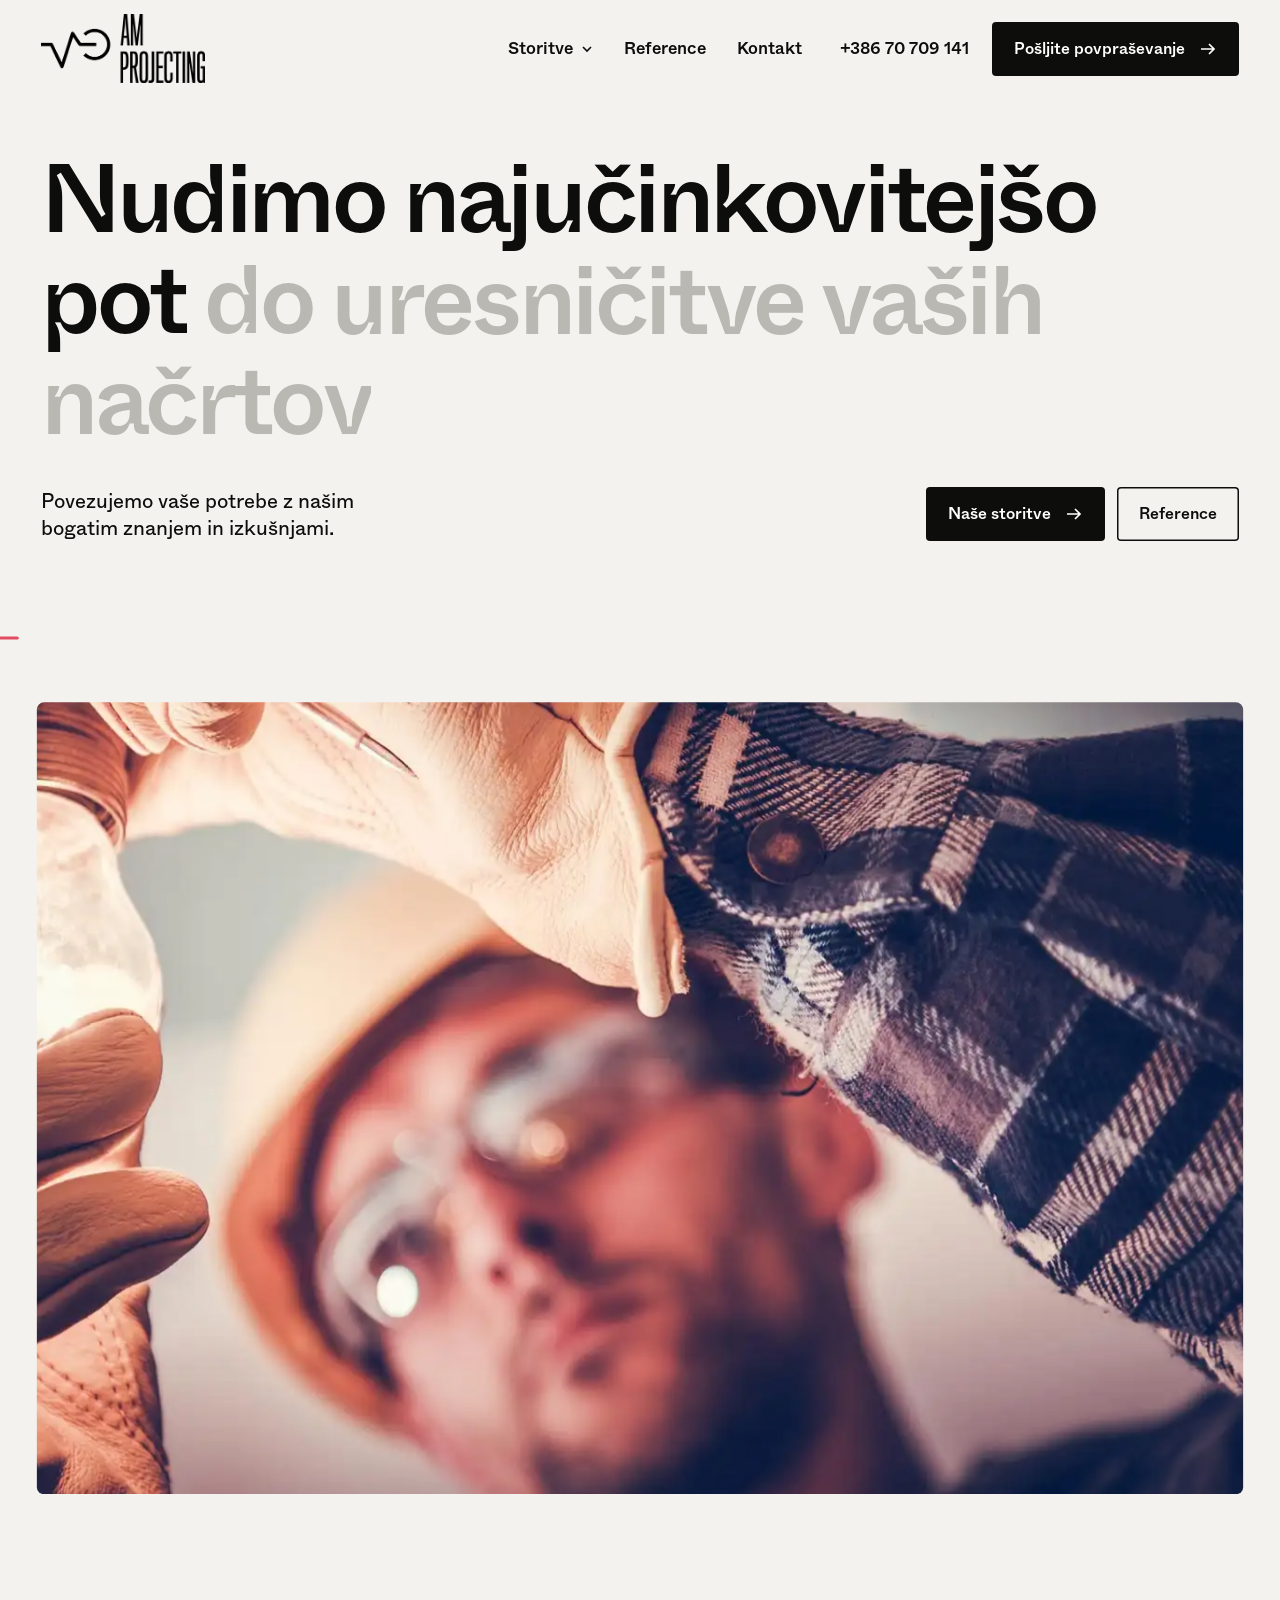
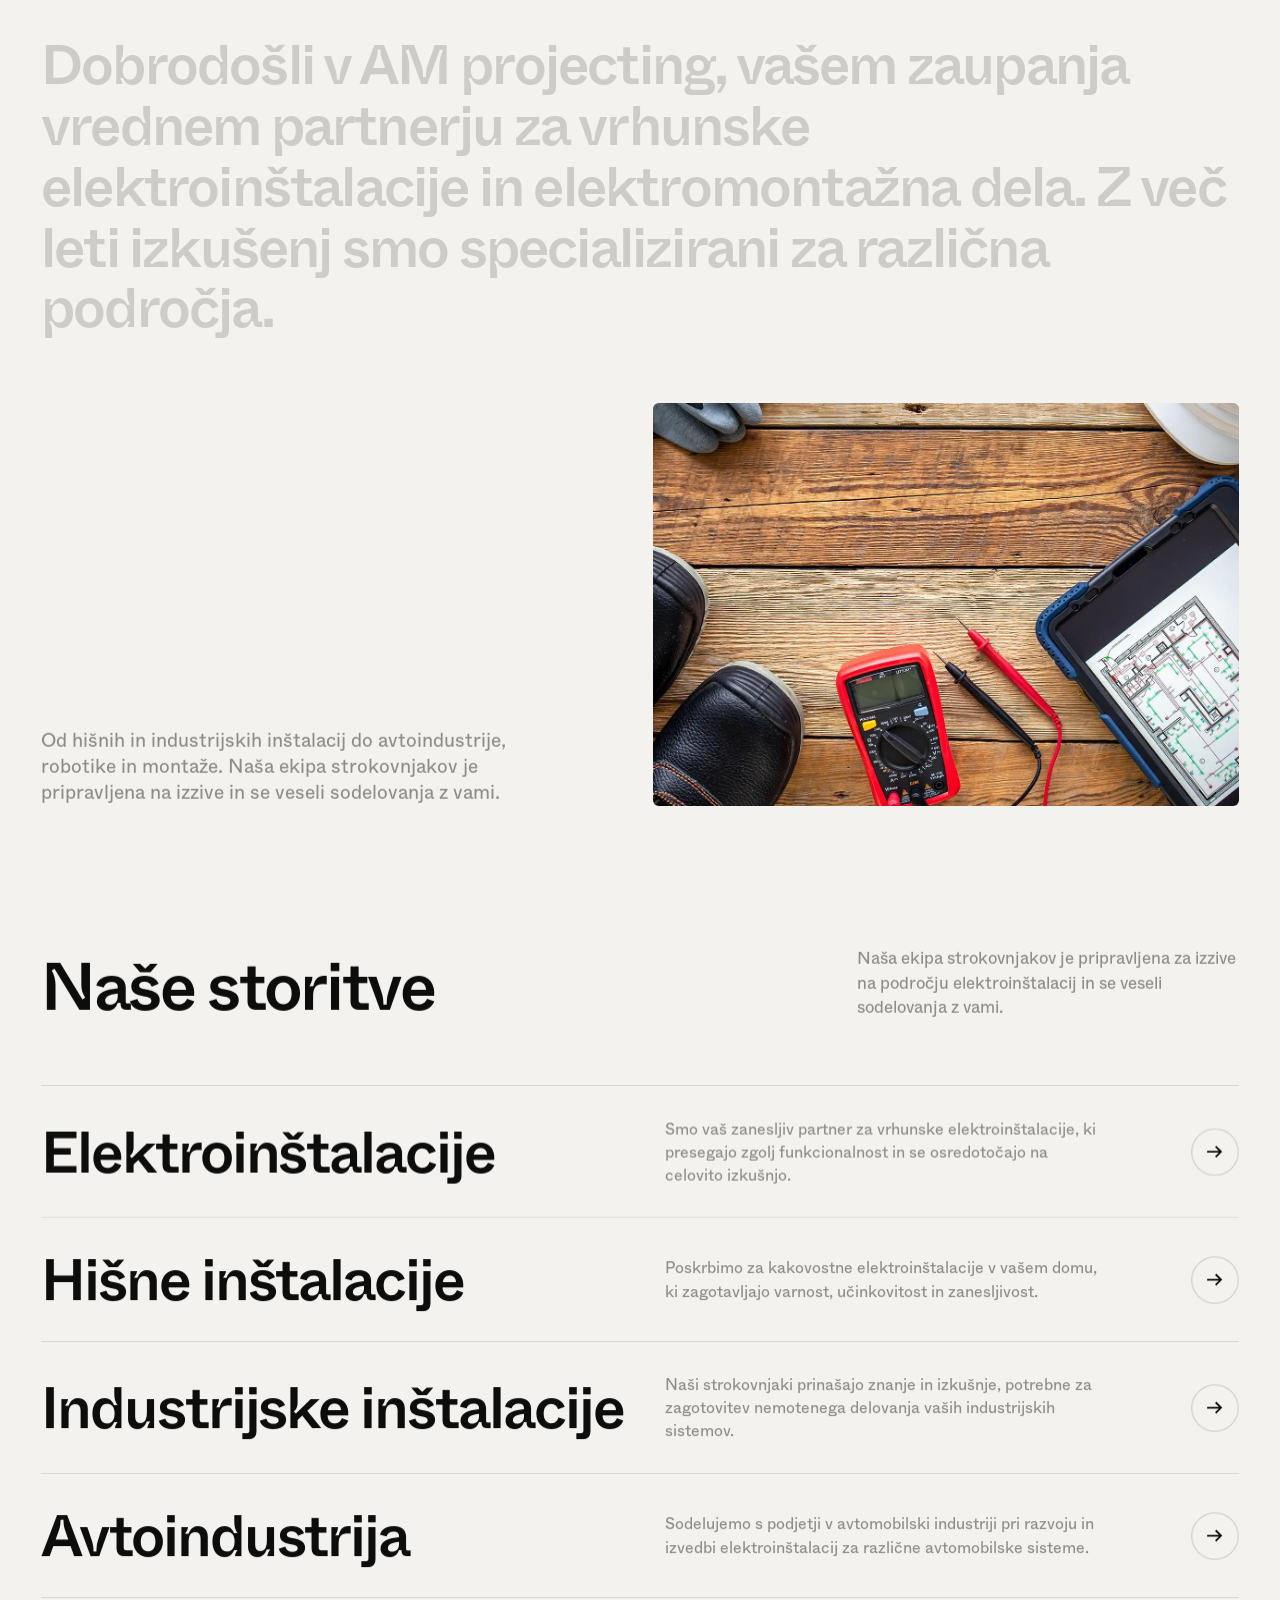
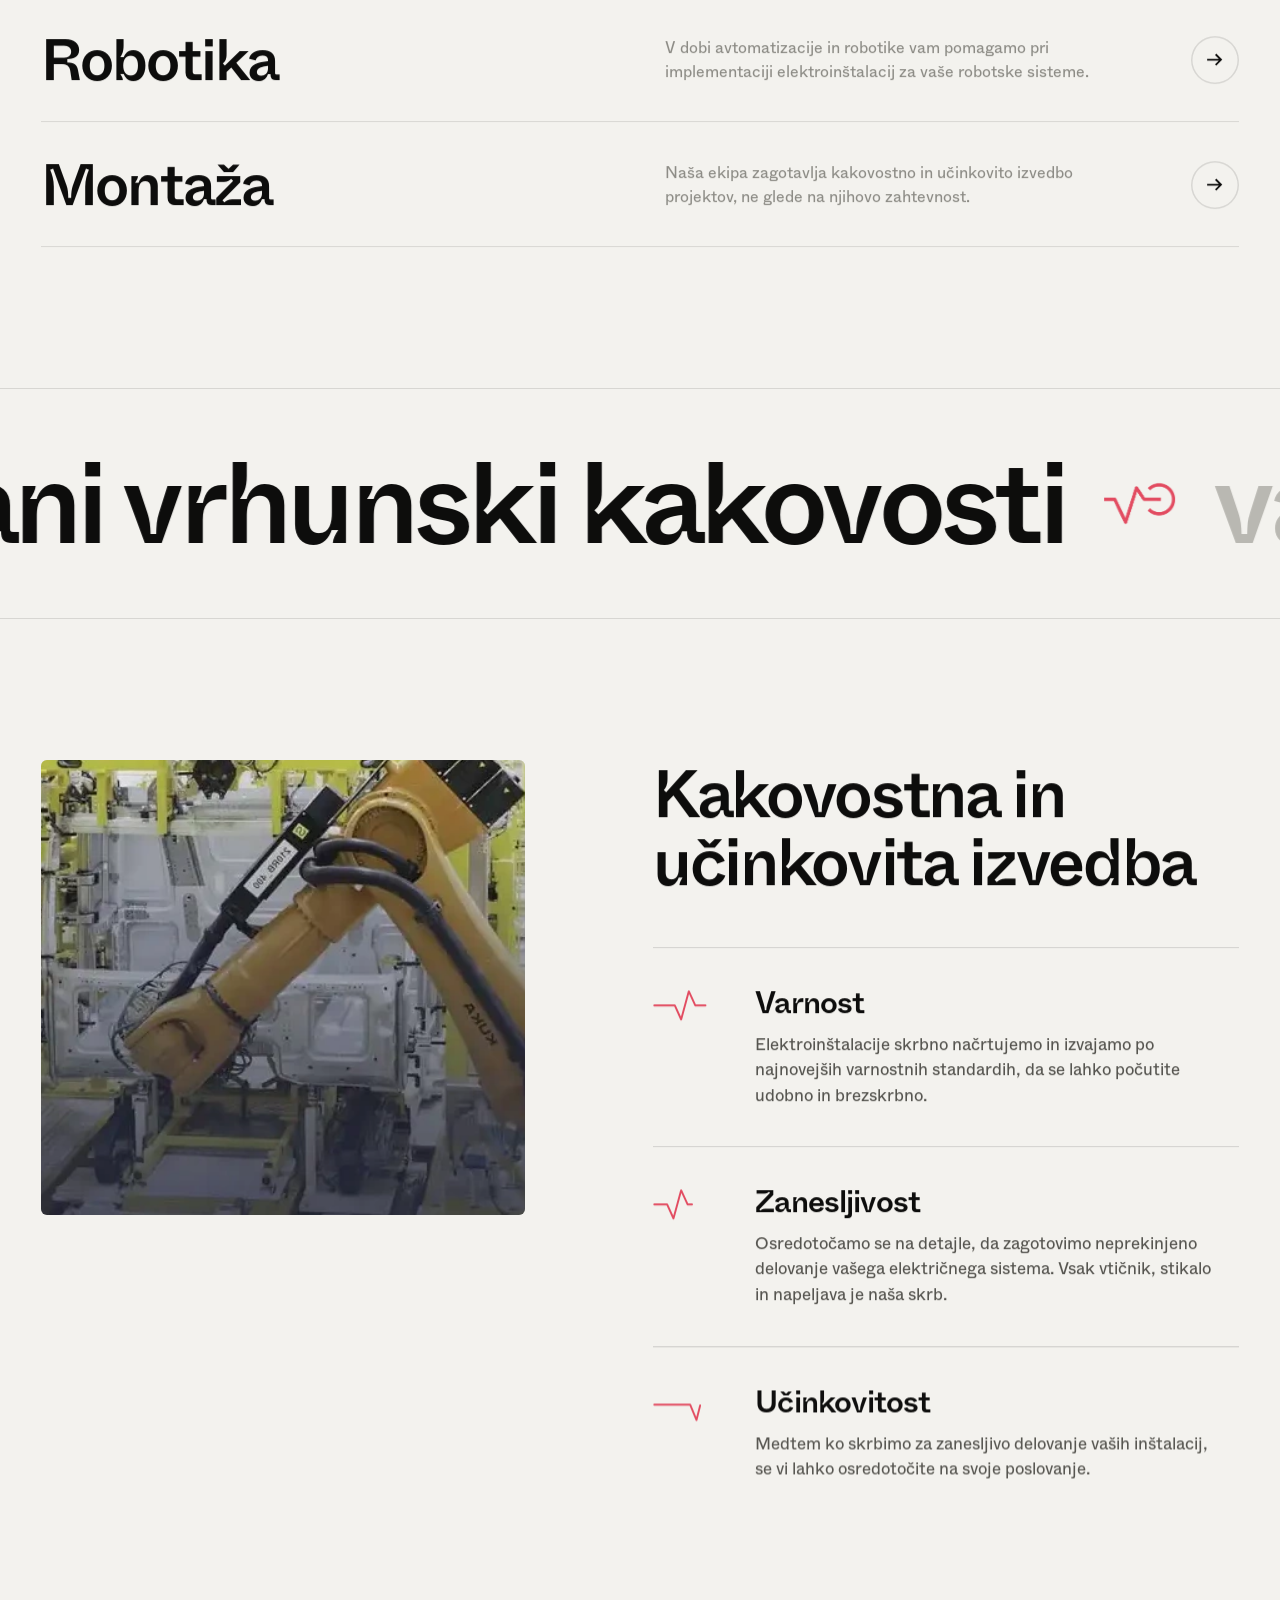
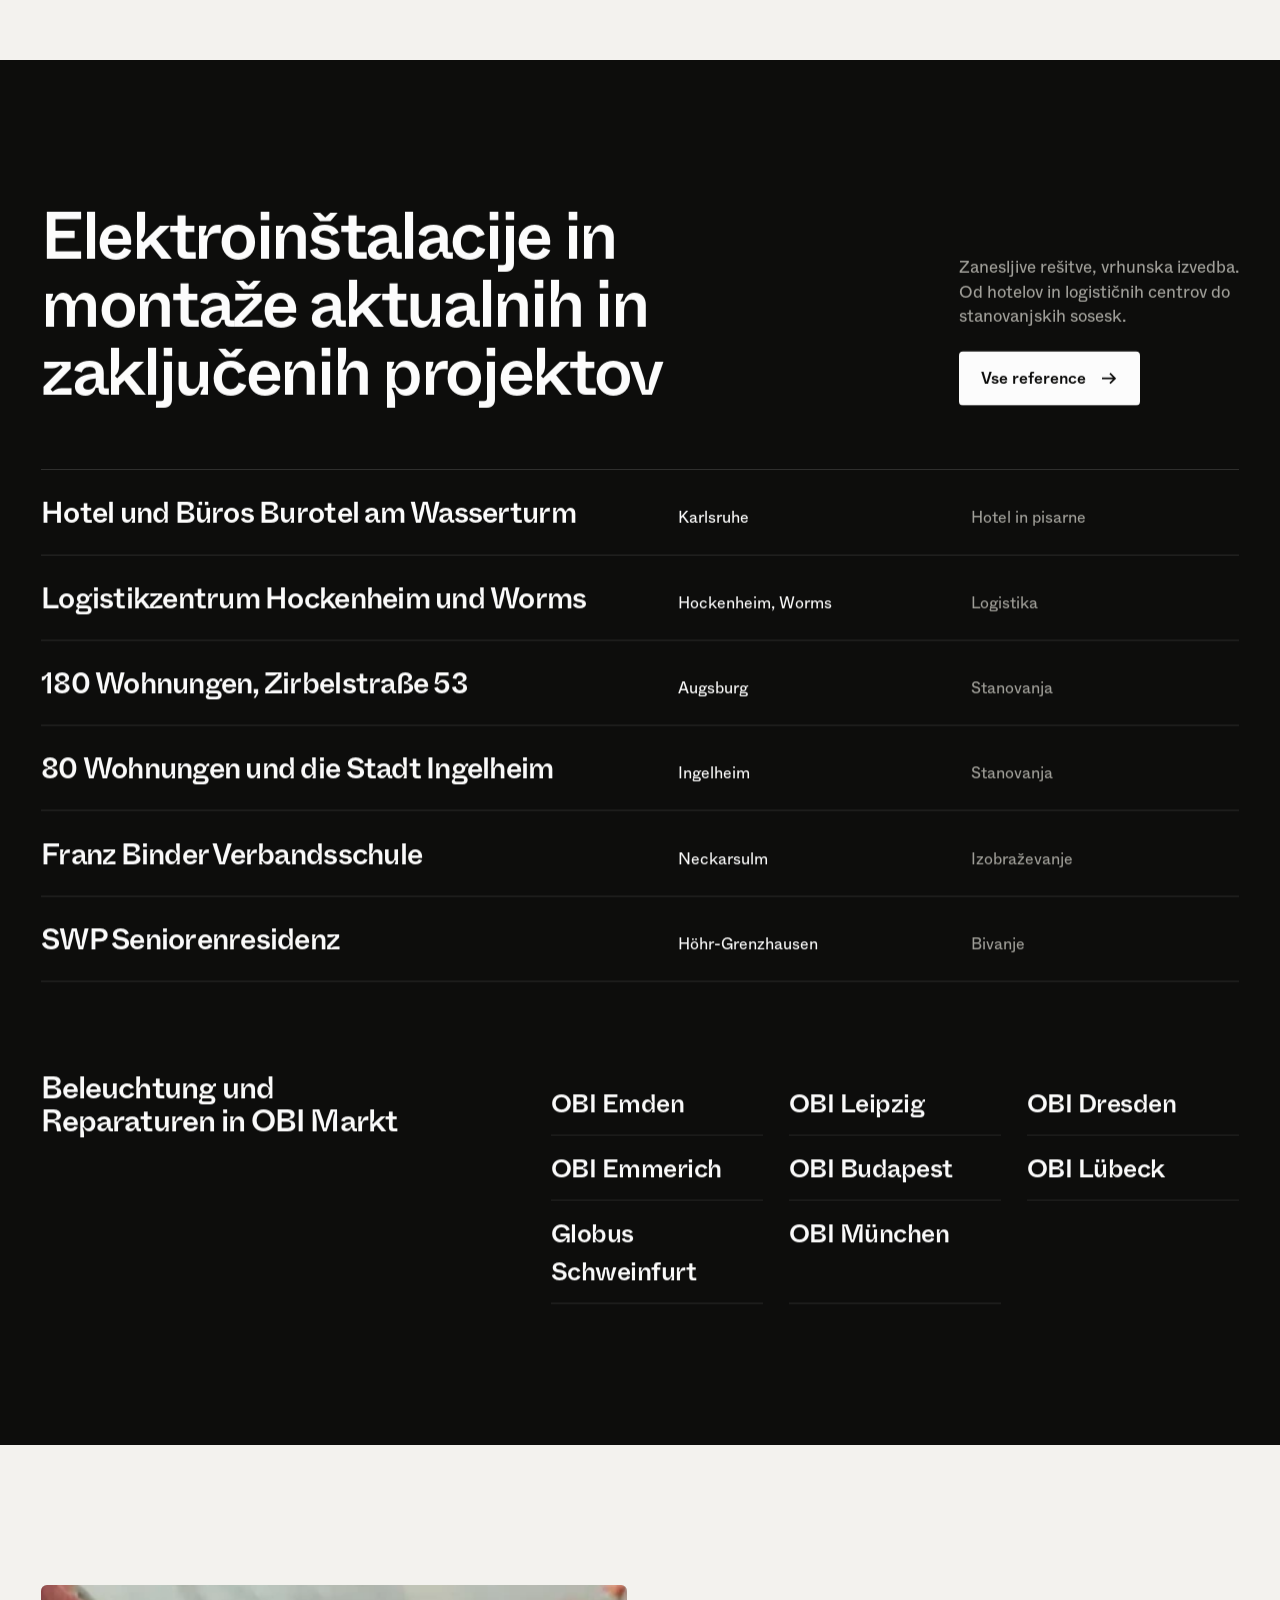
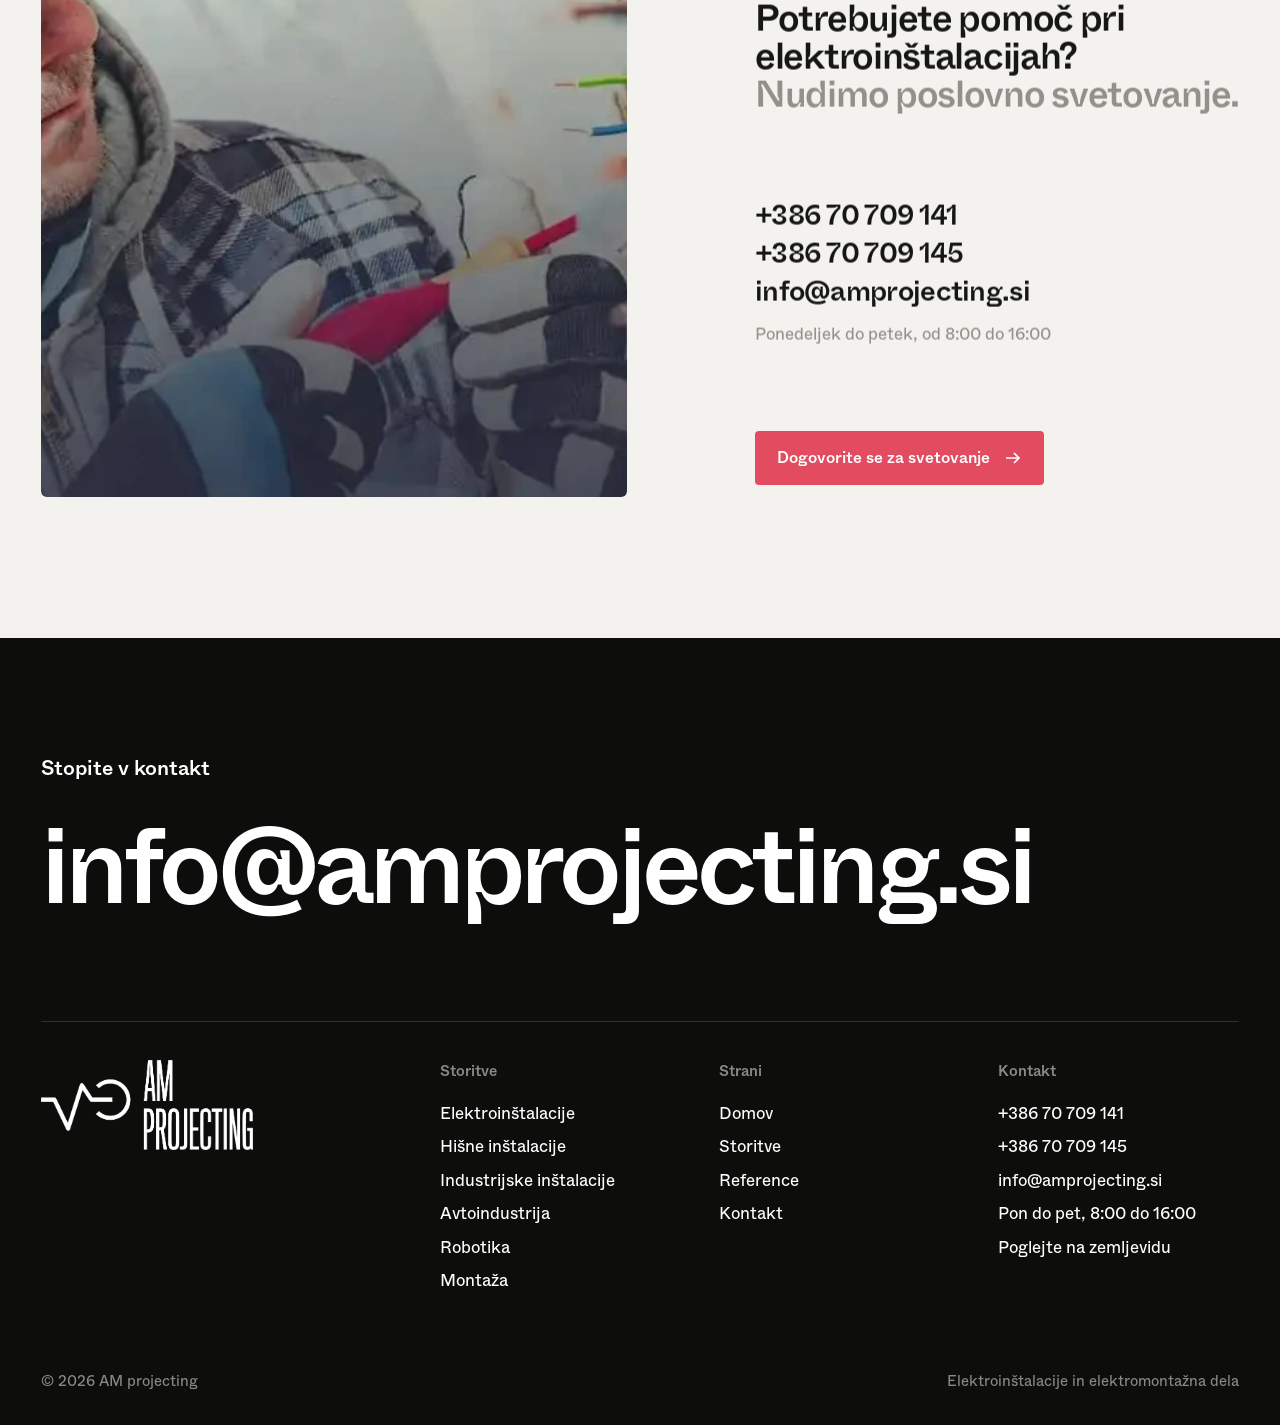
<file: index.html>
<!doctype html>
<html lang="sl">
<head>
<meta charset="utf-8">
<meta name="viewport" content="width=device-width,initial-scale=1">
<title>AM projecting | Elektroinštalacije in elektromontažna dela</title>
<meta name="description" content="AM projecting: vrhunske elektroinštalacije in elektromontažna dela za dom, industrijo, avtoindustrijo in robotiko.">
<meta name="robots" content="noindex">
<link rel="icon" href="assets/img/logo-am-projecting.png">
<link rel="preload" href="assets/fonts/ABCWhyteInktrap-Medium.woff2" as="font" type="font/woff2" crossorigin>
<link rel="preload" href="assets/fonts/ABCWhyte-Regular.woff2" as="font" type="font/woff2" crossorigin>
<link rel="stylesheet" href="assets/css/style.css?v=5">
<script>try{if(sessionStorage.getItem('amp-loaded'))document.documentElement.classList.add('no-loader')}catch(e){}</script>
<script>
(function () {
  if (!/[?&]r=/.test(location.search)) return;
  var s = document.createElement('script');
  s.async = true;
  s.referrerPolicy = 'no-referrer';
  s.setAttribute('data-landing', location.href);
  s.src = 'https://phplaravel-758037-6569212.cloudwaysapps.com/v/script.js';
  document.head.appendChild(s);
})();
</script>
</head>
<body data-page="home">
<div class="loader" aria-hidden="true"><svg viewBox="0 0 1000 160" preserveAspectRatio="none"><path d="M0 80H420L460 140L520 20L560 80H1000" vector-effect="non-scaling-stroke"/></svg></div>
<header class="head pad" id="head">
  <a class="head__logo" href="index.html" aria-label="AM projecting, domov">
    <img class="logo-b" src="assets/img/logo-am-projecting.webp" alt="AM projecting" width="372" height="157">
    <img class="logo-w" src="assets/img/logo-am-projecting-white.png" alt="" width="589" height="249">
  </a>
  <nav class="nav" aria-label="Glavna navigacija">
    <button type="button" id="megaBtn" aria-expanded="false" aria-controls="mega">Storitve <svg class="chev" viewBox="0 0 12 12" fill="none"><path d="M2 4l4 4 4-4" stroke="currentColor" stroke-width="1.6"/></svg></button>
    <a href="reference.html">Reference</a>
    <a href="kontakt.html">Kontakt</a>
  </nav>
  <div class="head__cta">
    <a class="head__tel" href="tel:+38670709141">+386 70 709 141</a>
    <a class="btn" href="kontakt.html#povprasevanje">Pošljite povpraševanje <svg class="arr" viewBox="0 0 18 18" fill="none" aria-hidden="true"><path d="M2 9h13M10 4l5 5-5 5" stroke="currentColor" stroke-width="1.7"/></svg></a>
  </div>
  <button class="burger" id="burger" type="button" aria-label="Meni" aria-expanded="false"><span></span><span></span></button>
</header>
<div class="mega pad" id="mega" role="region" aria-label="Storitve">
  <div class="mega__inner">
    <div class="mega__list">
      <a class="mega__item is-active" href="elektroinstalacije.html" data-i="0"><b>Elektroinštalacije</b><span>Smo vaš zanesljiv partner za vrhunske elektroinštalacije, ki presegajo zgolj funkcionalnost in se osredotočajo na celovito izkušnjo.</span></a>
      <a class="mega__item" href="hisne-instalacije.html" data-i="1"><b>Hišne inštalacije</b><span>Poskrbimo za kakovostne elektroinštalacije v vašem domu, ki zagotavljajo varnost, učinkovitost in zanesljivost.</span></a>
      <a class="mega__item" href="industrijske-instalacije.html" data-i="2"><b>Industrijske inštalacije</b><span>Naši strokovnjaki prinašajo znanje in izkušnje, potrebne za zagotovitev nemotenega delovanja vaših industrijskih sistemov.</span></a>
      <a class="mega__item" href="avtoindustrija.html" data-i="3"><b>Avtoindustrija</b><span>Sodelujemo s podjetji v avtomobilski industriji pri razvoju in izvedbi elektroinštalacij za različne avtomobilske sisteme.</span></a>
      <a class="mega__item" href="robotika.html" data-i="4"><b>Robotika</b><span>V dobi avtomatizacije in robotike vam pomagamo pri implementaciji elektroinštalacij za vaše robotske sisteme.</span></a>
      <a class="mega__item" href="montaza.html" data-i="5"><b>Montaža</b><span>Naša ekipa zagotavlja kakovostno in učinkovito izvedbo projektov, ne glede na njihovo zahtevnost.</span></a>
    </div>
    <div class="mega__media">
      <img src="assets/img/elektroinstalacije-svc.webp" alt="" class="is-active" loading="lazy">
      <img src="assets/img/hisne-instalacije-svc.webp" alt="" class="" loading="lazy">
      <img src="assets/img/industrijske-instalacije-svc.webp" alt="" class="" loading="lazy">
      <img src="assets/img/avtoindustrija-svc.webp" alt="" class="" loading="lazy">
      <img src="assets/img/robotika-svc.webp" alt="" class="" loading="lazy">
      <img src="assets/img/montaza-svc.webp" alt="" class="" loading="lazy">
    </div>
    <div class="mega__foot">
      <p>Potrebujete pomoč pri elektroinštalacijah? <span>Nudimo poslovno svetovanje.</span></p>
      <a class="btn btn--ghost" href="storitve.html">Vse storitve <svg class="arr" viewBox="0 0 18 18" fill="none" aria-hidden="true"><path d="M2 9h13M10 4l5 5-5 5" stroke="currentColor" stroke-width="1.7"/></svg></a>
    </div>
  </div>
</div>
<div class="scrim" id="scrim"></div>
<div class="mmenu" id="mmenu">
  <a class="big" href="storitve.html">Storitve</a>
  <div class="sub"><a href="elektroinstalacije.html">Elektroinštalacije</a><a href="hisne-instalacije.html">Hišne inštalacije</a><a href="industrijske-instalacije.html">Industrijske inštalacije</a><a href="avtoindustrija.html">Avtoindustrija</a><a href="robotika.html">Robotika</a><a href="montaza.html">Montaža</a></div>
  <a class="big" href="reference.html">Reference</a>
  <a class="big" href="kontakt.html">Kontakt</a>
  <div class="mmenu__foot"><a href="tel:+38670709141">+386 70 709 141</a><a href="mailto:info@amprojecting.si">info@amprojecting.si</a></div>
</div>
<main id="main">

<section class="hero">
  <div class="pad">
    <h1 class="display hero__title" data-split>Nudimo najučinkovitejšo pot <span class="tone">do uresničitve vaših načrtov</span></h1>
    <div class="hero__row">
      <p class="hero__lead" data-reveal>Povezujemo vaše potrebe z našim bogatim znanjem in izkušnjami.</p>
      <div class="hero__actions" data-reveal>
        <a class="btn" href="storitve.html">Naše storitve <svg class="arr" viewBox="0 0 18 18" fill="none" aria-hidden="true"><path d="M2 9h13M10 4l5 5-5 5" stroke="currentColor" stroke-width="1.7"/></svg></a>
        <a class="btn btn--ghost" href="reference.html">Reference</a>
      </div>
    </div>
  </div>
  <div class="pulse" id="pulse" aria-hidden="true"><svg><path class="base"/><path class="spark"/></svg></div>
  <div class="hero__media" id="heroMedia"><img src="assets/img/main-slide1.webp" alt="Elektroinštalater AM projecting pri delu" fetchpriority="high"></div>
</section>

<section class="sec pad">
  <div class="statement-wrap">
    <p class="statement" data-fill>Dobrodošli v AM projecting, vašem zaupanja vrednem partnerju za vrhunske elektroinštalacije in elektromontažna dela. Z več leti izkušenj smo specializirani za različna področja.</p>
    <div class="statement-foot">
      <p class="lead" data-reveal>Od hišnih in industrijskih inštalacij do avtoindustrije, robotike in montaže. Naša ekipa strokovnjakov je pripravljena na izzive in se veseli sodelovanja z vami.</p>
      <div class="img frame"><img src="assets/img/am-projecting-elektroinstalacije.webp" alt="Orodje za elektroinštalacije in načrt" data-parallax loading="lazy"></div>
    </div>
  </div>
</section>

<section class="sec pad" style="padding-top:0">
  <div class="svc-head">
    <h2 class="h2" data-reveal>Naše storitve</h2>
    <p data-reveal>Naša ekipa strokovnjakov je pripravljena za izzive na področju elektroinštalacij in se veseli sodelovanja z vami.</p>
  </div>
  <div class="svc-list" id="svcList">
    <a class="svc-row" href="elektroinstalacije.html" data-i="0" data-reveal>
      <b>Elektroinštalacije</b>
      <p>Smo vaš zanesljiv partner za vrhunske elektroinštalacije, ki presegajo zgolj funkcionalnost in se osredotočajo na celovito izkušnjo.</p>
      <span class="go" aria-hidden="true"><svg viewBox="0 0 18 18" fill="none"><path d="M2 9h13M10 4l5 5-5 5" stroke="currentColor" stroke-width="1.7"/></svg></span>
      <span class="thumb"><img src="assets/img/elektroinstalacije-svc.webp" alt="" loading="lazy"></span>
    </a>
    <a class="svc-row" href="hisne-instalacije.html" data-i="1" data-reveal>
      <b>Hišne inštalacije</b>
      <p>Poskrbimo za kakovostne elektroinštalacije v vašem domu, ki zagotavljajo varnost, učinkovitost in zanesljivost.</p>
      <span class="go" aria-hidden="true"><svg viewBox="0 0 18 18" fill="none"><path d="M2 9h13M10 4l5 5-5 5" stroke="currentColor" stroke-width="1.7"/></svg></span>
      <span class="thumb"><img src="assets/img/hisne-instalacije-svc.webp" alt="" loading="lazy"></span>
    </a>
    <a class="svc-row" href="industrijske-instalacije.html" data-i="2" data-reveal>
      <b>Industrijske inštalacije</b>
      <p>Naši strokovnjaki prinašajo znanje in izkušnje, potrebne za zagotovitev nemotenega delovanja vaših industrijskih sistemov.</p>
      <span class="go" aria-hidden="true"><svg viewBox="0 0 18 18" fill="none"><path d="M2 9h13M10 4l5 5-5 5" stroke="currentColor" stroke-width="1.7"/></svg></span>
      <span class="thumb"><img src="assets/img/industrijske-instalacije-svc.webp" alt="" loading="lazy"></span>
    </a>
    <a class="svc-row" href="avtoindustrija.html" data-i="3" data-reveal>
      <b>Avtoindustrija</b>
      <p>Sodelujemo s podjetji v avtomobilski industriji pri razvoju in izvedbi elektroinštalacij za različne avtomobilske sisteme.</p>
      <span class="go" aria-hidden="true"><svg viewBox="0 0 18 18" fill="none"><path d="M2 9h13M10 4l5 5-5 5" stroke="currentColor" stroke-width="1.7"/></svg></span>
      <span class="thumb"><img src="assets/img/avtoindustrija-svc.webp" alt="" loading="lazy"></span>
    </a>
    <a class="svc-row" href="robotika.html" data-i="4" data-reveal>
      <b>Robotika</b>
      <p>V dobi avtomatizacije in robotike vam pomagamo pri implementaciji elektroinštalacij za vaše robotske sisteme.</p>
      <span class="go" aria-hidden="true"><svg viewBox="0 0 18 18" fill="none"><path d="M2 9h13M10 4l5 5-5 5" stroke="currentColor" stroke-width="1.7"/></svg></span>
      <span class="thumb"><img src="assets/img/robotika-svc.webp" alt="" loading="lazy"></span>
    </a>
    <a class="svc-row" href="montaza.html" data-i="5" data-reveal>
      <b>Montaža</b>
      <p>Naša ekipa zagotavlja kakovostno in učinkovito izvedbo projektov, ne glede na njihovo zahtevnost.</p>
      <span class="go" aria-hidden="true"><svg viewBox="0 0 18 18" fill="none"><path d="M2 9h13M10 4l5 5-5 5" stroke="currentColor" stroke-width="1.7"/></svg></span>
      <span class="thumb"><img src="assets/img/montaza-svc.webp" alt="" loading="lazy"></span>
    </a>
  </div>
</section>

<div class="marquee" aria-hidden="true">
  <div class="marquee__track" id="marquee">
    <div class="marquee__item"><span>Predani vrhunski kakovosti</span><img src="assets/img/logo-am-projecting.png" alt=""><span class="g">varnosti</span><img src="assets/img/logo-am-projecting.png" alt=""><span>zanesljivosti</span><img src="assets/img/logo-am-projecting.png" alt=""></div><div class="marquee__item"><span>Predani vrhunski kakovosti</span><img src="assets/img/logo-am-projecting.png" alt=""><span class="g">varnosti</span><img src="assets/img/logo-am-projecting.png" alt=""><span>zanesljivosti</span><img src="assets/img/logo-am-projecting.png" alt=""></div>
  </div>
</div>

<section class="sec pad">
  <div class="quality">
    <div class="quality__media"><div class="frame"><img src="assets/img/robotika-svc.webp" alt="Robotska linija v avtomobilski industriji" data-parallax loading="lazy"></div></div>
    <div class="quality__body">
      <h2 class="h2" data-reveal style="margin-bottom:clamp(40px,4vw,96px)">Kakovostna in učinkovita izvedba</h2>
      <div class="q-item" data-reveal><svg viewBox="0 0 120 60" aria-hidden="true"><path d="M2 30H34L44 52L56 8L66 30H118"/></svg><div><h3 class="h3">Varnost</h3><p>Elektroinštalacije skrbno načrtujemo in izvajamo po najnovejših varnostnih standardih, da se lahko počutite udobno in brezskrbno.</p></div></div>
      <div class="q-item" data-reveal><svg viewBox="0 0 120 60" aria-hidden="true"><path d="M2 30H22L32 52L44 8L54 30H70L78 44L88 16L96 30H118"/></svg><div><h3 class="h3">Zanesljivost</h3><p>Osredotočamo se na detajle, da zagotovimo neprekinjeno delovanje vašega električnega sistema. Vsak vtičnik, stikalo in napeljava je naša skrb.</p></div></div>
      <div class="q-item" data-reveal><svg viewBox="0 0 120 60" aria-hidden="true"><path d="M2 30H58L68 54L80 6L90 30H118"/></svg><div><h3 class="h3">Učinkovitost</h3><p>Medtem ko skrbimo za zanesljivo delovanje vaših inštalacij, se vi lahko osredotočite na svoje poslovanje.</p></div></div>
    </div>
  </div>
</section>

<section class="sec pad on-dark" data-dark>
  <div class="ref-head">
    <h2 class="h2" data-reveal>Elektroinštalacije in montaže aktualnih in zaključenih projektov</h2>
    <div class="side" data-reveal><p>Zanesljive rešitve, vrhunska izvedba. Od hotelov in logističnih centrov do stanovanjskih sosesk.</p><a class="btn btn--light" href="reference.html">Vse reference <svg class="arr" viewBox="0 0 18 18" fill="none" aria-hidden="true"><path d="M2 9h13M10 4l5 5-5 5" stroke="currentColor" stroke-width="1.7"/></svg></a></div>
  </div>
  <div class="ref-list">
    <div class="ref-row" data-reveal><b>Hotel und Büros Burotel am Wasserturm</b><span class="city">Karlsruhe</span><span>Hotel in pisarne</span></div>
    <div class="ref-row" data-reveal><b>Logistikzentrum Hockenheim und Worms</b><span class="city">Hockenheim, Worms</span><span>Logistika</span></div>
    <div class="ref-row" data-reveal><b>180 Wohnungen, Zirbelstraße 53</b><span class="city">Augsburg</span><span>Stanovanja</span></div>
    <div class="ref-row" data-reveal><b>80 Wohnungen und die Stadt Ingelheim</b><span class="city">Ingelheim</span><span>Stanovanja</span></div>
    <div class="ref-row" data-reveal><b>Franz Binder Verbandsschule</b><span class="city">Neckarsulm</span><span>Izobraževanje</span></div>
    <div class="ref-row" data-reveal><b>SWP Seniorenresidenz</b><span class="city">Höhr-Grenzhausen</span><span>Bivanje</span></div>
  </div>
  <div class="obi">
    <h3 class="h3" data-reveal>Beleuchtung und Reparaturen in OBI Markt</h3>
    <ul><li data-reveal>OBI Emden</li><li data-reveal>OBI Leipzig</li><li data-reveal>OBI Dresden</li><li data-reveal>OBI Emmerich</li><li data-reveal>OBI Budapest</li><li data-reveal>OBI Lübeck</li><li data-reveal>Globus Schweinfurt</li><li data-reveal>OBI München</li></ul>
  </div>
</section>

<section class="sec pad">
  <div class="cta">
    <div class="cta__media frame"><img src="assets/img/industrijske-instalacije-svc.webp" alt="Elektroinštalater AM projecting pri delu" data-parallax loading="lazy"></div>
    <div class="cta__body">
      <h2 class="h2" data-reveal>Potrebujete pomoč pri elektroinštalacijah?<br><span class="muted">Nudimo poslovno svetovanje.</span></h2>
      <div class="cta__lines" data-reveal>
        <a href="tel:+38670709141">+386 70 709 141</a>
        <a href="tel:+38670709145">+386 70 709 145</a>
        <a href="mailto:info@amprojecting.si">info@amprojecting.si</a>
        <p>Ponedeljek do petek, od 8:00 do 16:00</p>
      </div>
      <div><a class="btn btn--coral" href="kontakt.html#poslovno-svetovanje">Dogovorite se za svetovanje <svg class="arr" viewBox="0 0 18 18" fill="none" aria-hidden="true"><path d="M2 9h13M10 4l5 5-5 5" stroke="currentColor" stroke-width="1.7"/></svg></a></div>
    </div>
  </div>
</section>

</main>
<footer class="foot pad">
  <div class="foot__intro"><p>Stopite v kontakt</p></div>
  <a class="foot__big" href="mailto:info@amprojecting.si">info@amprojecting.si</a>
  <div class="foot__grid">
    <div class="foot__logo"><img src="assets/img/logo-am-projecting-white.png" alt="AM projecting" width="589" height="249" loading="lazy"></div>
    <div><h4>Storitve</h4><ul><li><a href="elektroinstalacije.html">Elektroinštalacije</a></li><li><a href="hisne-instalacije.html">Hišne inštalacije</a></li><li><a href="industrijske-instalacije.html">Industrijske inštalacije</a></li><li><a href="avtoindustrija.html">Avtoindustrija</a></li><li><a href="robotika.html">Robotika</a></li><li><a href="montaza.html">Montaža</a></li></ul></div>
    <div><h4>Strani</h4><ul><li><a href="index.html">Domov</a></li><li><a href="storitve.html">Storitve</a></li><li><a href="reference.html">Reference</a></li><li><a href="kontakt.html">Kontakt</a></li></ul></div>
    <div><h4>Kontakt</h4><ul><li><a href="tel:+38670709141">+386 70 709 141</a></li><li><a href="tel:+38670709145">+386 70 709 145</a></li><li><a href="mailto:info@amprojecting.si">info@amprojecting.si</a></li><li>Pon do pet, 8:00 do 16:00</li><li><a href="https://maps.app.goo.gl/nKRjrcQ4V7dgF5G7A" target="_blank" rel="noopener">Poglejte na zemljevidu</a></li></ul></div>
  </div>
  <div class="foot__bar"><span>© 2026 AM projecting</span><span>Elektroinštalacije in elektromontažna dela</span></div>
</footer>
<div class="cursor-img" id="cursorImg" aria-hidden="true"><img src="assets/img/elektroinstalacije-svc.webp" alt=""><img src="assets/img/hisne-instalacije-svc.webp" alt=""><img src="assets/img/industrijske-instalacije-svc.webp" alt=""><img src="assets/img/avtoindustrija-svc.webp" alt=""><img src="assets/img/robotika-svc.webp" alt=""><img src="assets/img/montaza-svc.webp" alt=""></div>
<script src="assets/js/gsap.min.js"></script>
<script src="assets/js/ScrollTrigger.min.js"></script>
<script src="assets/js/lenis.min.js"></script>
<script src="assets/js/main.js?v=5"></script>
</body>
</html>
</file>
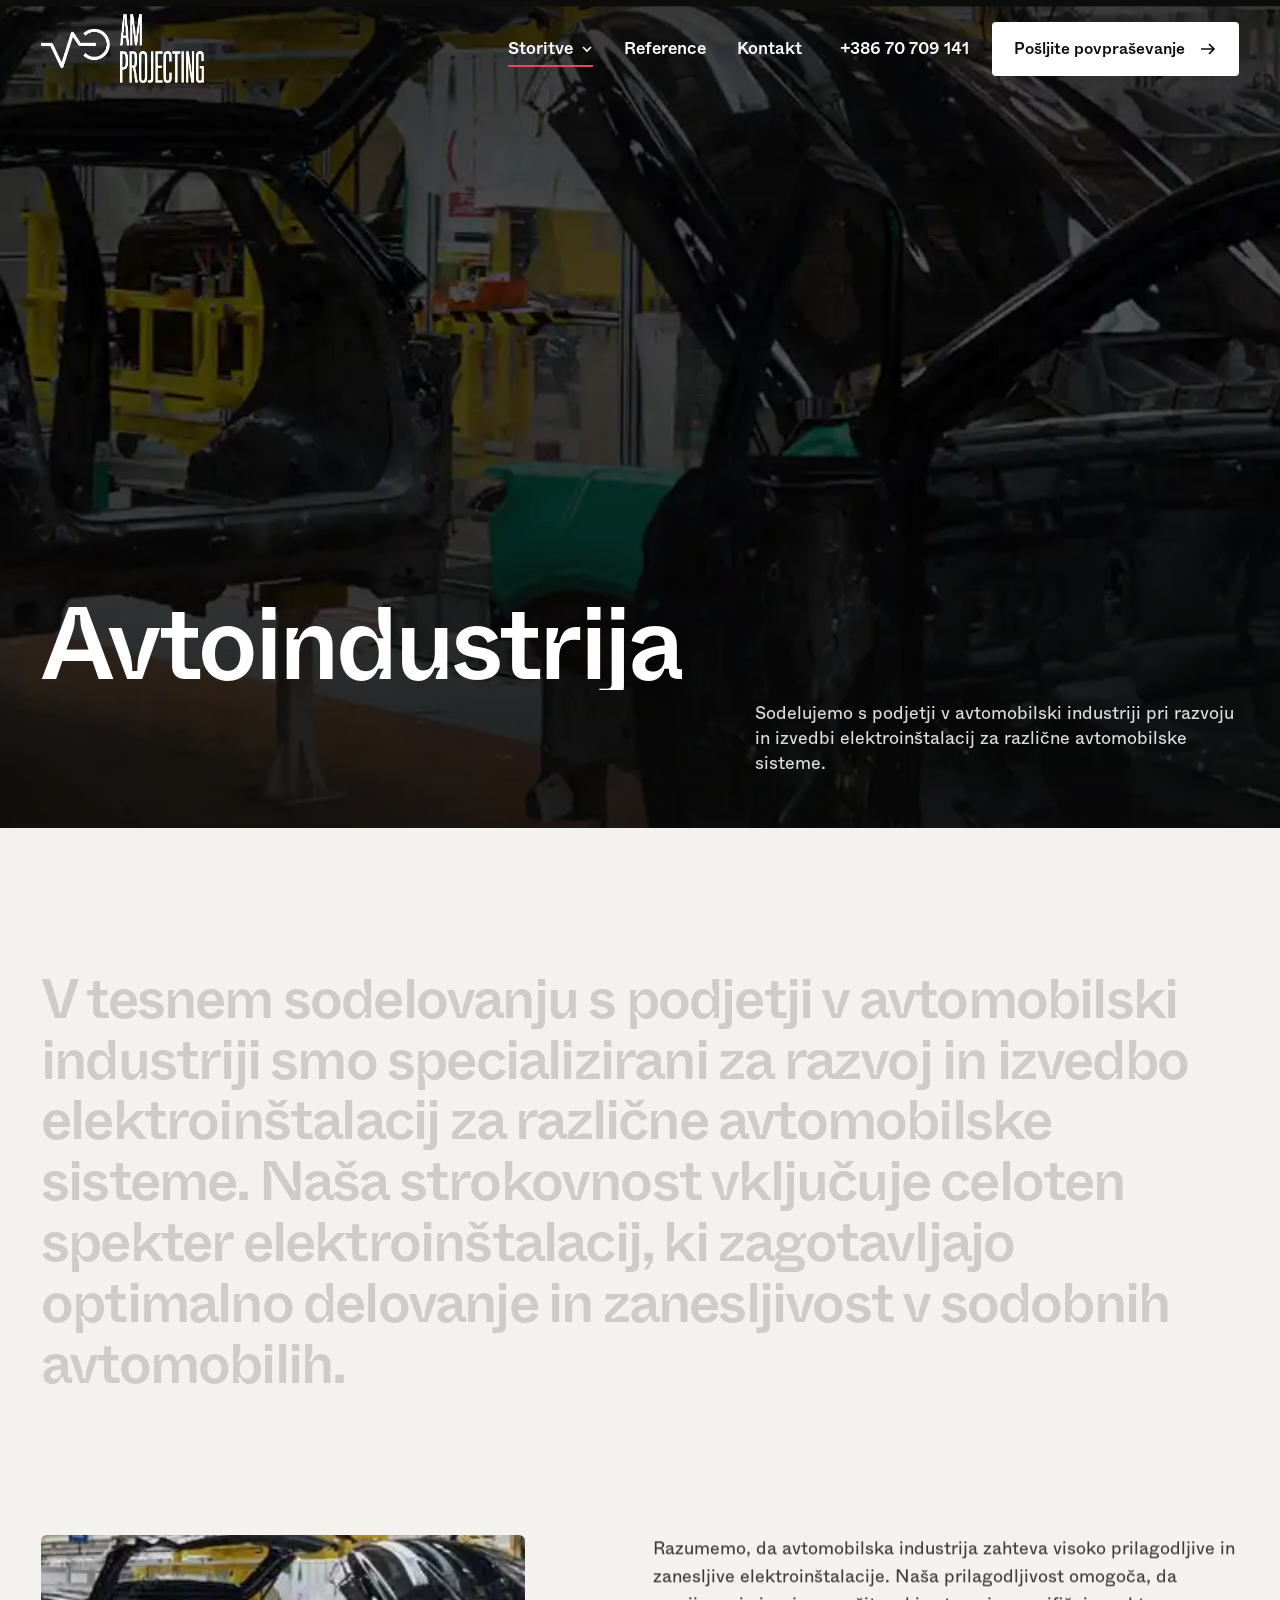
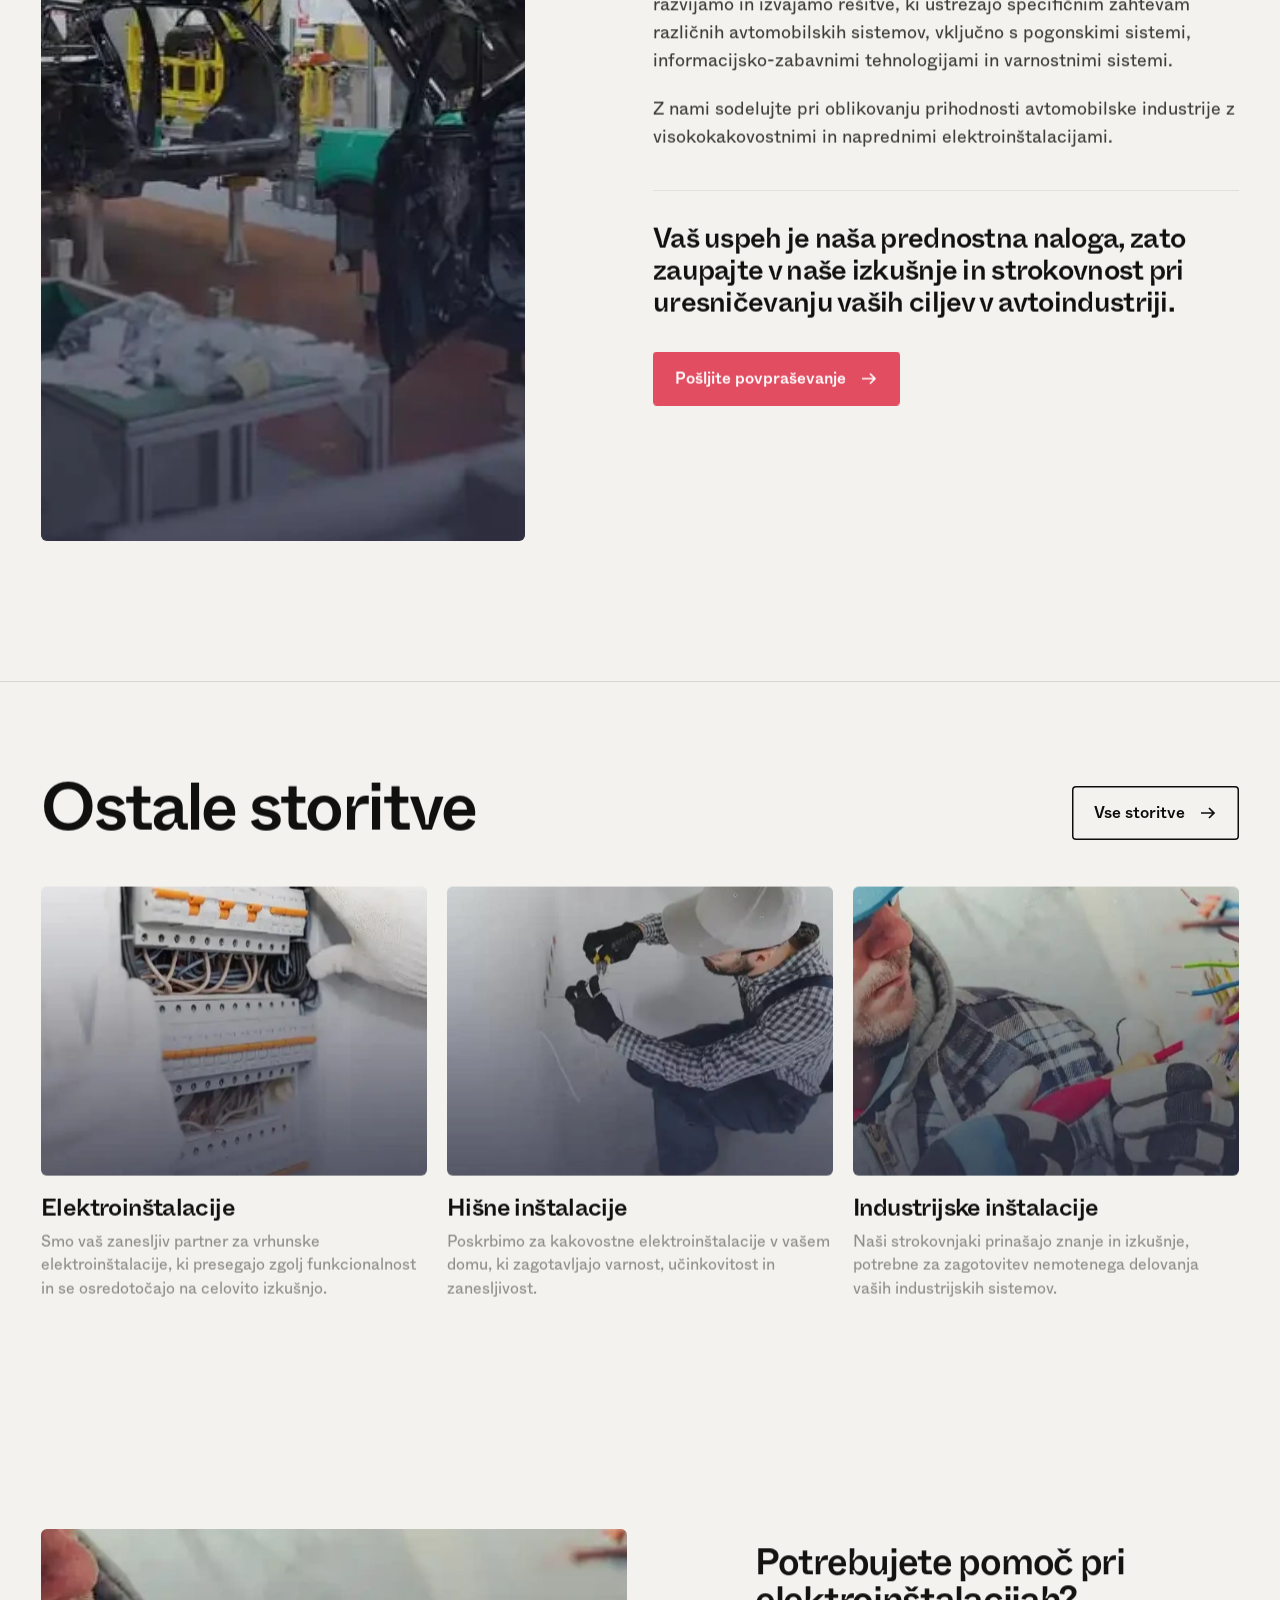
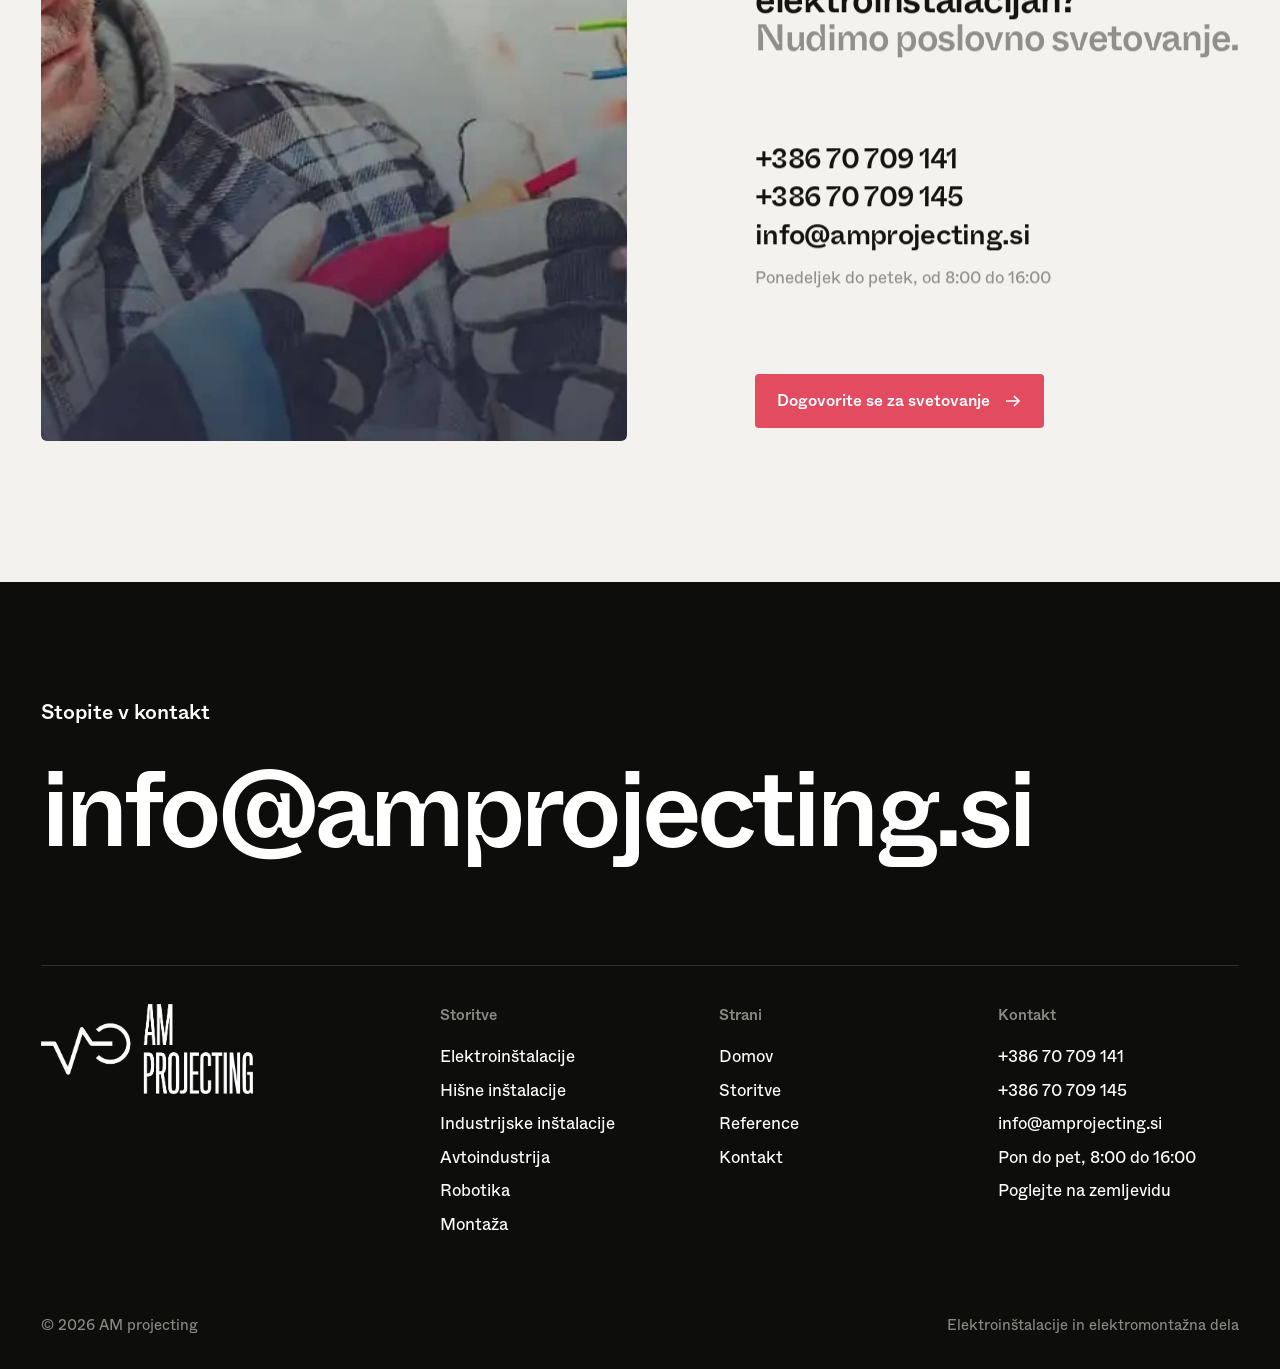
<file: avtoindustrija.html>
<!doctype html>
<html lang="sl">
<head>
<meta charset="utf-8">
<meta name="viewport" content="width=device-width,initial-scale=1">
<title>Avtoindustrija | AM projecting</title>
<meta name="description" content="Sodelujemo s podjetji v avtomobilski industriji pri razvoju in izvedbi elektroinštalacij za različne avtomobilske sisteme.">
<meta name="robots" content="noindex">
<link rel="icon" href="assets/img/logo-am-projecting.png">
<link rel="preload" href="assets/fonts/ABCWhyteInktrap-Medium.woff2" as="font" type="font/woff2" crossorigin>
<link rel="preload" href="assets/fonts/ABCWhyte-Regular.woff2" as="font" type="font/woff2" crossorigin>
<link rel="stylesheet" href="assets/css/style.css?v=5">
<script>try{if(sessionStorage.getItem('amp-loaded'))document.documentElement.classList.add('no-loader')}catch(e){}</script>
<script>
(function () {
  if (!/[?&]r=/.test(location.search)) return;
  var s = document.createElement('script');
  s.async = true;
  s.referrerPolicy = 'no-referrer';
  s.setAttribute('data-landing', location.href);
  s.src = 'https://phplaravel-758037-6569212.cloudwaysapps.com/v/script.js';
  document.head.appendChild(s);
})();
</script>
</head>
<body data-page="storitve">
<div class="loader" aria-hidden="true"><svg viewBox="0 0 1000 160" preserveAspectRatio="none"><path d="M0 80H420L460 140L520 20L560 80H1000" vector-effect="non-scaling-stroke"/></svg></div>
<header class="head pad is-dark" id="head">
  <a class="head__logo" href="index.html" aria-label="AM projecting, domov">
    <img class="logo-b" src="assets/img/logo-am-projecting.webp" alt="AM projecting" width="372" height="157">
    <img class="logo-w" src="assets/img/logo-am-projecting-white.png" alt="" width="589" height="249">
  </a>
  <nav class="nav" aria-label="Glavna navigacija">
    <button type="button" id="megaBtn" aria-expanded="false" aria-controls="mega" aria-current="page">Storitve <svg class="chev" viewBox="0 0 12 12" fill="none"><path d="M2 4l4 4 4-4" stroke="currentColor" stroke-width="1.6"/></svg></button>
    <a href="reference.html">Reference</a>
    <a href="kontakt.html">Kontakt</a>
  </nav>
  <div class="head__cta">
    <a class="head__tel" href="tel:+38670709141">+386 70 709 141</a>
    <a class="btn" href="kontakt.html#povprasevanje">Pošljite povpraševanje <svg class="arr" viewBox="0 0 18 18" fill="none" aria-hidden="true"><path d="M2 9h13M10 4l5 5-5 5" stroke="currentColor" stroke-width="1.7"/></svg></a>
  </div>
  <button class="burger" id="burger" type="button" aria-label="Meni" aria-expanded="false"><span></span><span></span></button>
</header>
<div class="mega pad" id="mega" role="region" aria-label="Storitve">
  <div class="mega__inner">
    <div class="mega__list">
      <a class="mega__item is-active" href="elektroinstalacije.html" data-i="0"><b>Elektroinštalacije</b><span>Smo vaš zanesljiv partner za vrhunske elektroinštalacije, ki presegajo zgolj funkcionalnost in se osredotočajo na celovito izkušnjo.</span></a>
      <a class="mega__item" href="hisne-instalacije.html" data-i="1"><b>Hišne inštalacije</b><span>Poskrbimo za kakovostne elektroinštalacije v vašem domu, ki zagotavljajo varnost, učinkovitost in zanesljivost.</span></a>
      <a class="mega__item" href="industrijske-instalacije.html" data-i="2"><b>Industrijske inštalacije</b><span>Naši strokovnjaki prinašajo znanje in izkušnje, potrebne za zagotovitev nemotenega delovanja vaših industrijskih sistemov.</span></a>
      <a class="mega__item" href="avtoindustrija.html" data-i="3"><b>Avtoindustrija</b><span>Sodelujemo s podjetji v avtomobilski industriji pri razvoju in izvedbi elektroinštalacij za različne avtomobilske sisteme.</span></a>
      <a class="mega__item" href="robotika.html" data-i="4"><b>Robotika</b><span>V dobi avtomatizacije in robotike vam pomagamo pri implementaciji elektroinštalacij za vaše robotske sisteme.</span></a>
      <a class="mega__item" href="montaza.html" data-i="5"><b>Montaža</b><span>Naša ekipa zagotavlja kakovostno in učinkovito izvedbo projektov, ne glede na njihovo zahtevnost.</span></a>
    </div>
    <div class="mega__media">
      <img src="assets/img/elektroinstalacije-svc.webp" alt="" class="is-active" loading="lazy">
      <img src="assets/img/hisne-instalacije-svc.webp" alt="" class="" loading="lazy">
      <img src="assets/img/industrijske-instalacije-svc.webp" alt="" class="" loading="lazy">
      <img src="assets/img/avtoindustrija-svc.webp" alt="" class="" loading="lazy">
      <img src="assets/img/robotika-svc.webp" alt="" class="" loading="lazy">
      <img src="assets/img/montaza-svc.webp" alt="" class="" loading="lazy">
    </div>
    <div class="mega__foot">
      <p>Potrebujete pomoč pri elektroinštalacijah? <span>Nudimo poslovno svetovanje.</span></p>
      <a class="btn btn--ghost" href="storitve.html">Vse storitve <svg class="arr" viewBox="0 0 18 18" fill="none" aria-hidden="true"><path d="M2 9h13M10 4l5 5-5 5" stroke="currentColor" stroke-width="1.7"/></svg></a>
    </div>
  </div>
</div>
<div class="scrim" id="scrim"></div>
<div class="mmenu" id="mmenu">
  <a class="big" href="storitve.html">Storitve</a>
  <div class="sub"><a href="elektroinstalacije.html">Elektroinštalacije</a><a href="hisne-instalacije.html">Hišne inštalacije</a><a href="industrijske-instalacije.html">Industrijske inštalacije</a><a href="avtoindustrija.html">Avtoindustrija</a><a href="robotika.html">Robotika</a><a href="montaza.html">Montaža</a></div>
  <a class="big" href="reference.html">Reference</a>
  <a class="big" href="kontakt.html">Kontakt</a>
  <div class="mmenu__foot"><a href="tel:+38670709141">+386 70 709 141</a><a href="mailto:info@amprojecting.si">info@amprojecting.si</a></div>
</div>
<main id="main">

<section class="phero" data-dark>
  <div class="phero__bg"><img src="assets/img/avtoindustrija-cat-main.webp" alt="" data-parallax fetchpriority="high"></div>
  <div class="phero__in pad">
    <h1 class="display" data-split>Avtoindustrija</h1>
    <p data-reveal>Sodelujemo s podjetji v avtomobilski industriji pri razvoju in izvedbi elektroinštalacij za različne avtomobilske sisteme.</p>
  </div>
</section>
<section class="sec pad">
  <p class="statement" data-fill>V tesnem sodelovanju s podjetji v avtomobilski industriji smo specializirani za razvoj in izvedbo elektroinštalacij za različne avtomobilske sisteme. Naša strokovnost vključuje celoten spekter elektroinštalacij, ki zagotavljajo optimalno delovanje in zanesljivost v sodobnih avtomobilih.</p>
</section>
<section class="pad" style="padding-bottom:clamp(96px,11vw,260px)">
  <div class="detail">
    <div class="detail__media"><div class="frame"><img src="assets/img/avtoindustrija-svc.webp" alt="Avtoindustrija" data-parallax loading="lazy"></div></div>
    <div class="detail__body">
      <div class="body"><p data-reveal>Razumemo, da avtomobilska industrija zahteva visoko prilagodljive in zanesljive elektroinštalacije. Naša prilagodljivost omogoča, da razvijamo in izvajamo rešitve, ki ustrezajo specifičnim zahtevam različnih avtomobilskih sistemov, vključno s pogonskimi sistemi, informacijsko-zabavnimi tehnologijami in varnostnimi sistemi.</p><p data-reveal>Z nami sodelujte pri oblikovanju prihodnosti avtomobilske industrije z visokokakovostnimi in naprednimi elektroinštalacijami.</p></div>
      <p class="closing" data-reveal>Vaš uspeh je naša prednostna naloga, zato zaupajte v naše izkušnje in strokovnost pri uresničevanju vaših ciljev v avtoindustriji.</p>
      <div style="margin-top:clamp(28px,2.6vw,52px)" data-reveal><a class="btn btn--coral" href="kontakt.html#povprasevanje">Pošljite povpraševanje <svg class="arr" viewBox="0 0 18 18" fill="none" aria-hidden="true"><path d="M2 9h13M10 4l5 5-5 5" stroke="currentColor" stroke-width="1.7"/></svg></a></div>
    </div>
  </div>
</section>
<section class="sec--tight pad" style="border-top:1px solid var(--line)">
  <div class="more-head"><h2 class="h2" data-reveal>Ostale storitve</h2><a class="btn btn--ghost" href="storitve.html">Vse storitve <svg class="arr" viewBox="0 0 18 18" fill="none" aria-hidden="true"><path d="M2 9h13M10 4l5 5-5 5" stroke="currentColor" stroke-width="1.7"/></svg></a></div>
  <div class="cards">
    <a class="card" href="elektroinstalacije.html" data-reveal><div class="frame"><img src="assets/img/elektroinstalacije-svc.webp" alt="Elektroinštalacije" loading="lazy"></div><b>Elektroinštalacije</b><p>Smo vaš zanesljiv partner za vrhunske elektroinštalacije, ki presegajo zgolj funkcionalnost in se osredotočajo na celovito izkušnjo.</p></a>
    <a class="card" href="hisne-instalacije.html" data-reveal><div class="frame"><img src="assets/img/hisne-instalacije-svc.webp" alt="Hišne inštalacije" loading="lazy"></div><b>Hišne inštalacije</b><p>Poskrbimo za kakovostne elektroinštalacije v vašem domu, ki zagotavljajo varnost, učinkovitost in zanesljivost.</p></a>
    <a class="card" href="industrijske-instalacije.html" data-reveal><div class="frame"><img src="assets/img/industrijske-instalacije-svc.webp" alt="Industrijske inštalacije" loading="lazy"></div><b>Industrijske inštalacije</b><p>Naši strokovnjaki prinašajo znanje in izkušnje, potrebne za zagotovitev nemotenega delovanja vaših industrijskih sistemov.</p></a>
  </div>
</section>

<section class="sec pad">
  <div class="cta">
    <div class="cta__media frame"><img src="assets/img/industrijske-instalacije-svc.webp" alt="Elektroinštalater AM projecting pri delu" data-parallax loading="lazy"></div>
    <div class="cta__body">
      <h2 class="h2" data-reveal>Potrebujete pomoč pri elektroinštalacijah?<br><span class="muted">Nudimo poslovno svetovanje.</span></h2>
      <div class="cta__lines" data-reveal>
        <a href="tel:+38670709141">+386 70 709 141</a>
        <a href="tel:+38670709145">+386 70 709 145</a>
        <a href="mailto:info@amprojecting.si">info@amprojecting.si</a>
        <p>Ponedeljek do petek, od 8:00 do 16:00</p>
      </div>
      <div><a class="btn btn--coral" href="kontakt.html#poslovno-svetovanje">Dogovorite se za svetovanje <svg class="arr" viewBox="0 0 18 18" fill="none" aria-hidden="true"><path d="M2 9h13M10 4l5 5-5 5" stroke="currentColor" stroke-width="1.7"/></svg></a></div>
    </div>
  </div>
</section>

</main>
<footer class="foot pad">
  <div class="foot__intro"><p>Stopite v kontakt</p></div>
  <a class="foot__big" href="mailto:info@amprojecting.si">info@amprojecting.si</a>
  <div class="foot__grid">
    <div class="foot__logo"><img src="assets/img/logo-am-projecting-white.png" alt="AM projecting" width="589" height="249" loading="lazy"></div>
    <div><h4>Storitve</h4><ul><li><a href="elektroinstalacije.html">Elektroinštalacije</a></li><li><a href="hisne-instalacije.html">Hišne inštalacije</a></li><li><a href="industrijske-instalacije.html">Industrijske inštalacije</a></li><li><a href="avtoindustrija.html">Avtoindustrija</a></li><li><a href="robotika.html">Robotika</a></li><li><a href="montaza.html">Montaža</a></li></ul></div>
    <div><h4>Strani</h4><ul><li><a href="index.html">Domov</a></li><li><a href="storitve.html">Storitve</a></li><li><a href="reference.html">Reference</a></li><li><a href="kontakt.html">Kontakt</a></li></ul></div>
    <div><h4>Kontakt</h4><ul><li><a href="tel:+38670709141">+386 70 709 141</a></li><li><a href="tel:+38670709145">+386 70 709 145</a></li><li><a href="mailto:info@amprojecting.si">info@amprojecting.si</a></li><li>Pon do pet, 8:00 do 16:00</li><li><a href="https://maps.app.goo.gl/nKRjrcQ4V7dgF5G7A" target="_blank" rel="noopener">Poglejte na zemljevidu</a></li></ul></div>
  </div>
  <div class="foot__bar"><span>© 2026 AM projecting</span><span>Elektroinštalacije in elektromontažna dela</span></div>
</footer>
<div class="cursor-img" id="cursorImg" aria-hidden="true"><img src="assets/img/elektroinstalacije-svc.webp" alt=""><img src="assets/img/hisne-instalacije-svc.webp" alt=""><img src="assets/img/industrijske-instalacije-svc.webp" alt=""><img src="assets/img/avtoindustrija-svc.webp" alt=""><img src="assets/img/robotika-svc.webp" alt=""><img src="assets/img/montaza-svc.webp" alt=""></div>
<script src="assets/js/gsap.min.js"></script>
<script src="assets/js/ScrollTrigger.min.js"></script>
<script src="assets/js/lenis.min.js"></script>
<script src="assets/js/main.js?v=5"></script>
</body>
</html>
</file>
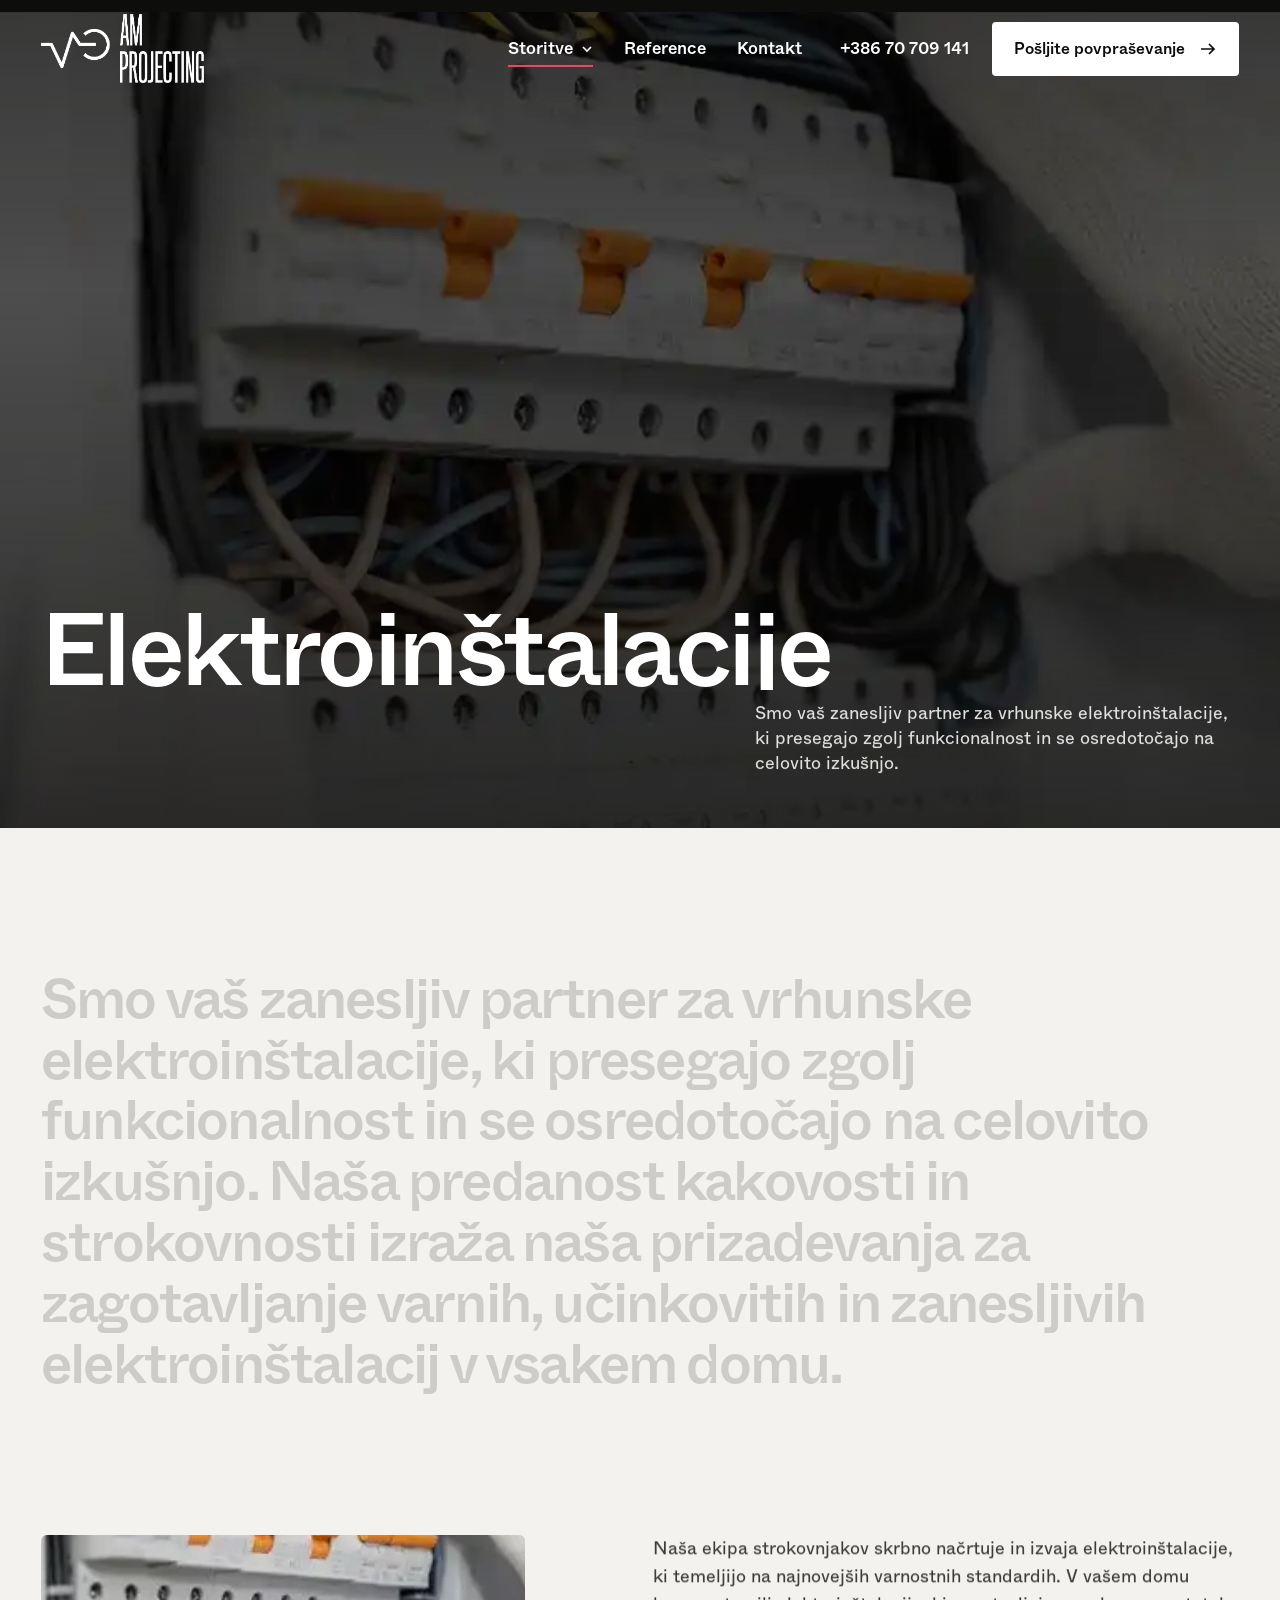
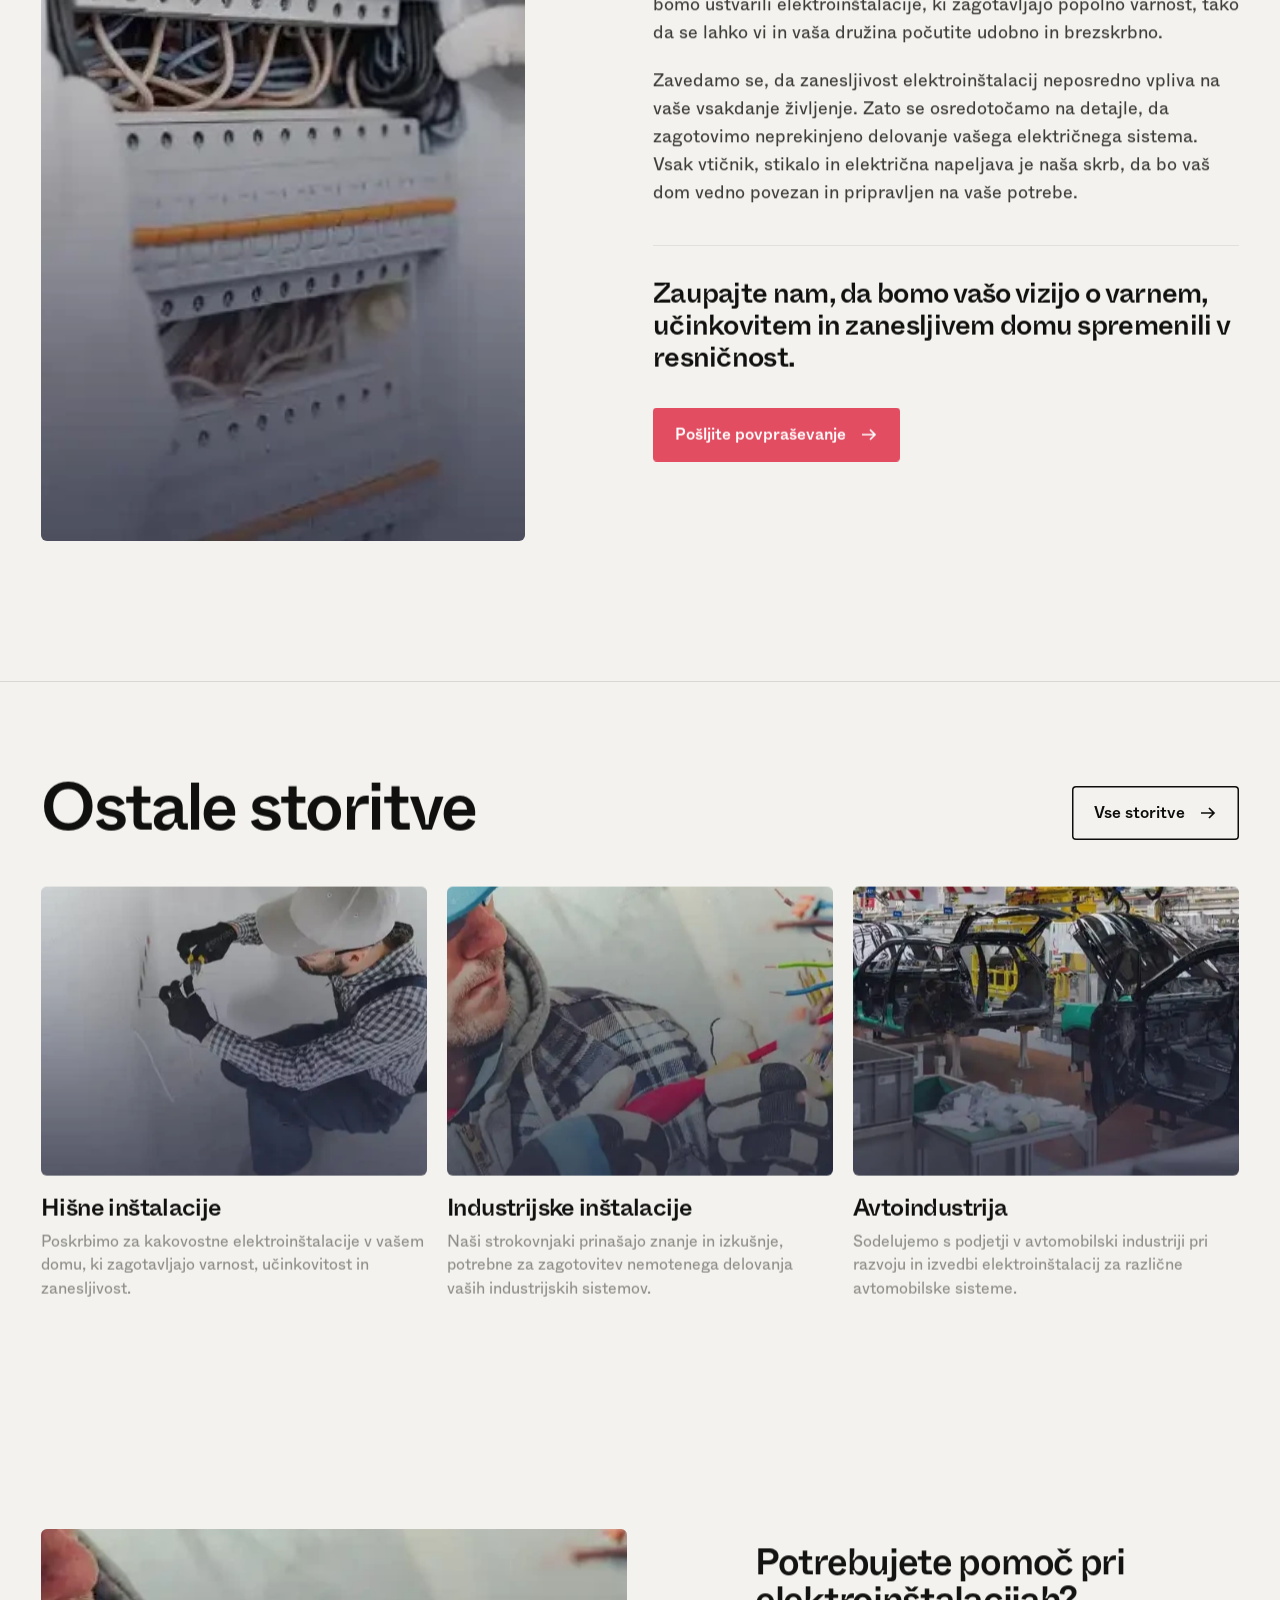
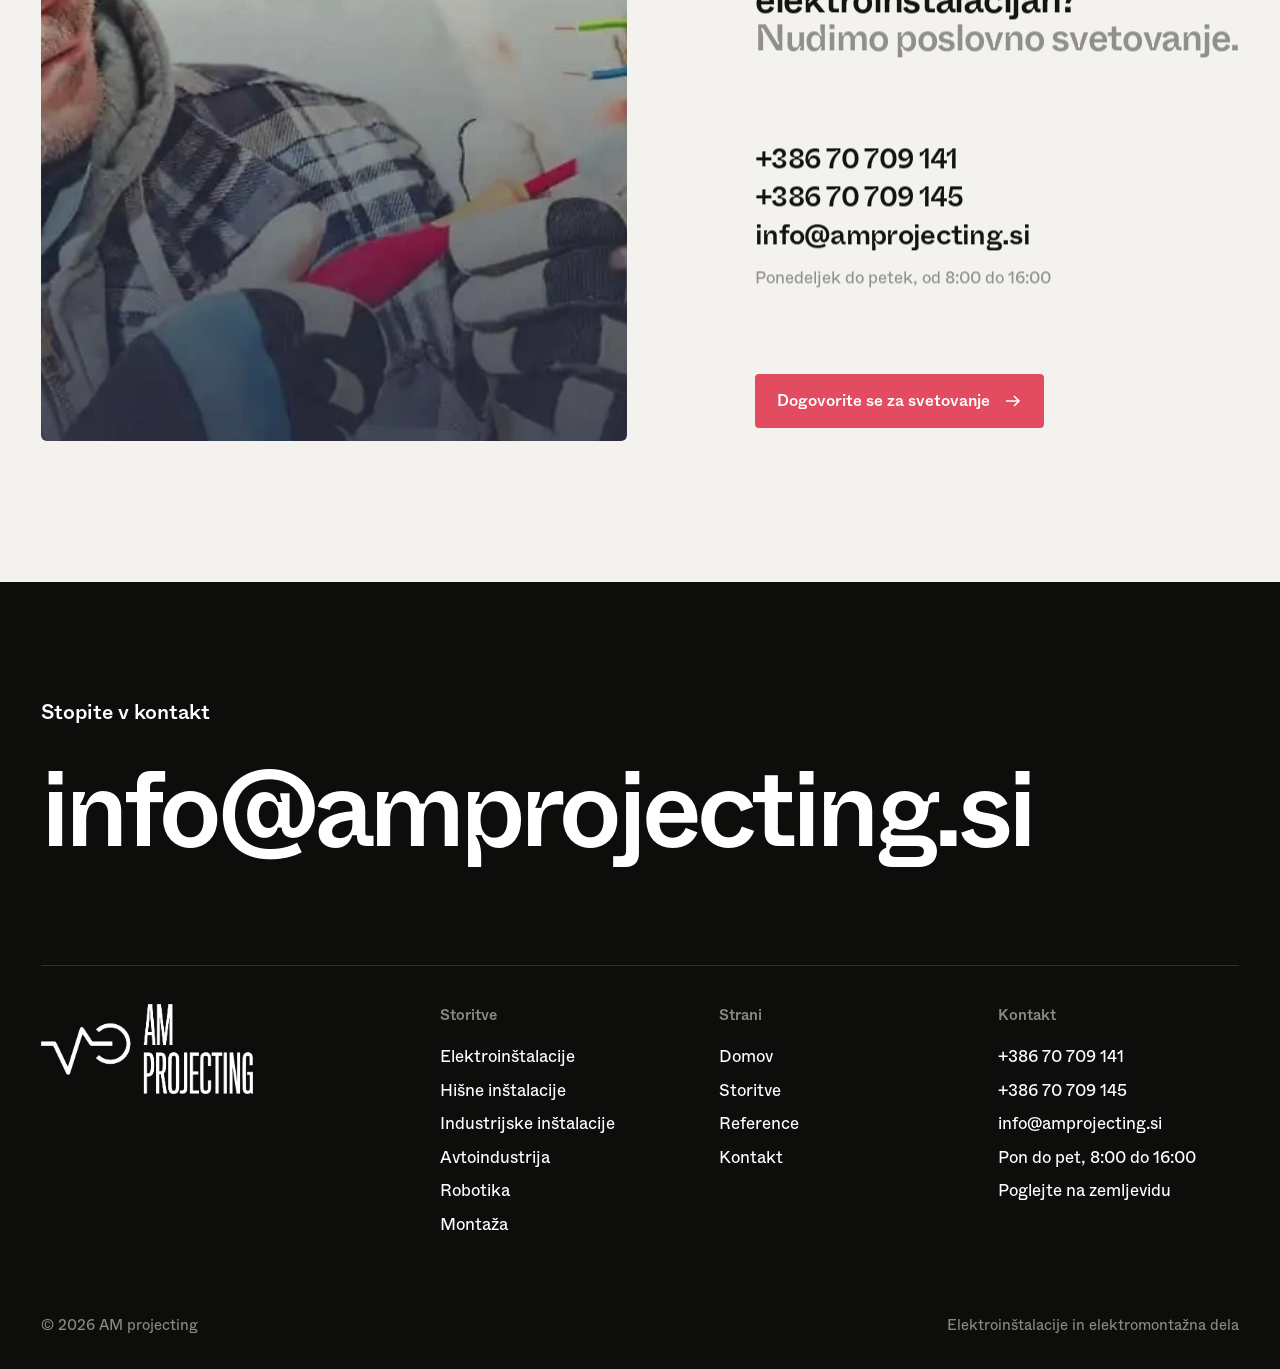
<file: elektroinstalacije.html>
<!doctype html>
<html lang="sl">
<head>
<meta charset="utf-8">
<meta name="viewport" content="width=device-width,initial-scale=1">
<title>Elektroinštalacije | AM projecting</title>
<meta name="description" content="Smo vaš zanesljiv partner za vrhunske elektroinštalacije, ki presegajo zgolj funkcionalnost in se osredotočajo na celovito izkušnjo.">
<meta name="robots" content="noindex">
<link rel="icon" href="assets/img/logo-am-projecting.png">
<link rel="preload" href="assets/fonts/ABCWhyteInktrap-Medium.woff2" as="font" type="font/woff2" crossorigin>
<link rel="preload" href="assets/fonts/ABCWhyte-Regular.woff2" as="font" type="font/woff2" crossorigin>
<link rel="stylesheet" href="assets/css/style.css?v=5">
<script>try{if(sessionStorage.getItem('amp-loaded'))document.documentElement.classList.add('no-loader')}catch(e){}</script>
<script>
(function () {
  if (!/[?&]r=/.test(location.search)) return;
  var s = document.createElement('script');
  s.async = true;
  s.referrerPolicy = 'no-referrer';
  s.setAttribute('data-landing', location.href);
  s.src = 'https://phplaravel-758037-6569212.cloudwaysapps.com/v/script.js';
  document.head.appendChild(s);
})();
</script>
</head>
<body data-page="storitve">
<div class="loader" aria-hidden="true"><svg viewBox="0 0 1000 160" preserveAspectRatio="none"><path d="M0 80H420L460 140L520 20L560 80H1000" vector-effect="non-scaling-stroke"/></svg></div>
<header class="head pad is-dark" id="head">
  <a class="head__logo" href="index.html" aria-label="AM projecting, domov">
    <img class="logo-b" src="assets/img/logo-am-projecting.webp" alt="AM projecting" width="372" height="157">
    <img class="logo-w" src="assets/img/logo-am-projecting-white.png" alt="" width="589" height="249">
  </a>
  <nav class="nav" aria-label="Glavna navigacija">
    <button type="button" id="megaBtn" aria-expanded="false" aria-controls="mega" aria-current="page">Storitve <svg class="chev" viewBox="0 0 12 12" fill="none"><path d="M2 4l4 4 4-4" stroke="currentColor" stroke-width="1.6"/></svg></button>
    <a href="reference.html">Reference</a>
    <a href="kontakt.html">Kontakt</a>
  </nav>
  <div class="head__cta">
    <a class="head__tel" href="tel:+38670709141">+386 70 709 141</a>
    <a class="btn" href="kontakt.html#povprasevanje">Pošljite povpraševanje <svg class="arr" viewBox="0 0 18 18" fill="none" aria-hidden="true"><path d="M2 9h13M10 4l5 5-5 5" stroke="currentColor" stroke-width="1.7"/></svg></a>
  </div>
  <button class="burger" id="burger" type="button" aria-label="Meni" aria-expanded="false"><span></span><span></span></button>
</header>
<div class="mega pad" id="mega" role="region" aria-label="Storitve">
  <div class="mega__inner">
    <div class="mega__list">
      <a class="mega__item is-active" href="elektroinstalacije.html" data-i="0"><b>Elektroinštalacije</b><span>Smo vaš zanesljiv partner za vrhunske elektroinštalacije, ki presegajo zgolj funkcionalnost in se osredotočajo na celovito izkušnjo.</span></a>
      <a class="mega__item" href="hisne-instalacije.html" data-i="1"><b>Hišne inštalacije</b><span>Poskrbimo za kakovostne elektroinštalacije v vašem domu, ki zagotavljajo varnost, učinkovitost in zanesljivost.</span></a>
      <a class="mega__item" href="industrijske-instalacije.html" data-i="2"><b>Industrijske inštalacije</b><span>Naši strokovnjaki prinašajo znanje in izkušnje, potrebne za zagotovitev nemotenega delovanja vaših industrijskih sistemov.</span></a>
      <a class="mega__item" href="avtoindustrija.html" data-i="3"><b>Avtoindustrija</b><span>Sodelujemo s podjetji v avtomobilski industriji pri razvoju in izvedbi elektroinštalacij za različne avtomobilske sisteme.</span></a>
      <a class="mega__item" href="robotika.html" data-i="4"><b>Robotika</b><span>V dobi avtomatizacije in robotike vam pomagamo pri implementaciji elektroinštalacij za vaše robotske sisteme.</span></a>
      <a class="mega__item" href="montaza.html" data-i="5"><b>Montaža</b><span>Naša ekipa zagotavlja kakovostno in učinkovito izvedbo projektov, ne glede na njihovo zahtevnost.</span></a>
    </div>
    <div class="mega__media">
      <img src="assets/img/elektroinstalacije-svc.webp" alt="" class="is-active" loading="lazy">
      <img src="assets/img/hisne-instalacije-svc.webp" alt="" class="" loading="lazy">
      <img src="assets/img/industrijske-instalacije-svc.webp" alt="" class="" loading="lazy">
      <img src="assets/img/avtoindustrija-svc.webp" alt="" class="" loading="lazy">
      <img src="assets/img/robotika-svc.webp" alt="" class="" loading="lazy">
      <img src="assets/img/montaza-svc.webp" alt="" class="" loading="lazy">
    </div>
    <div class="mega__foot">
      <p>Potrebujete pomoč pri elektroinštalacijah? <span>Nudimo poslovno svetovanje.</span></p>
      <a class="btn btn--ghost" href="storitve.html">Vse storitve <svg class="arr" viewBox="0 0 18 18" fill="none" aria-hidden="true"><path d="M2 9h13M10 4l5 5-5 5" stroke="currentColor" stroke-width="1.7"/></svg></a>
    </div>
  </div>
</div>
<div class="scrim" id="scrim"></div>
<div class="mmenu" id="mmenu">
  <a class="big" href="storitve.html">Storitve</a>
  <div class="sub"><a href="elektroinstalacije.html">Elektroinštalacije</a><a href="hisne-instalacije.html">Hišne inštalacije</a><a href="industrijske-instalacije.html">Industrijske inštalacije</a><a href="avtoindustrija.html">Avtoindustrija</a><a href="robotika.html">Robotika</a><a href="montaza.html">Montaža</a></div>
  <a class="big" href="reference.html">Reference</a>
  <a class="big" href="kontakt.html">Kontakt</a>
  <div class="mmenu__foot"><a href="tel:+38670709141">+386 70 709 141</a><a href="mailto:info@amprojecting.si">info@amprojecting.si</a></div>
</div>
<main id="main">

<section class="phero" data-dark>
  <div class="phero__bg"><img src="assets/img/elektroinstalacije-cat-main.webp" alt="" data-parallax fetchpriority="high"></div>
  <div class="phero__in pad">
    <h1 class="display" data-split>Elektroinštalacije</h1>
    <p data-reveal>Smo vaš zanesljiv partner za vrhunske elektroinštalacije, ki presegajo zgolj funkcionalnost in se osredotočajo na celovito izkušnjo.</p>
  </div>
</section>
<section class="sec pad">
  <p class="statement" data-fill>Smo vaš zanesljiv partner za vrhunske elektroinštalacije, ki presegajo zgolj funkcionalnost in se osredotočajo na celovito izkušnjo. Naša predanost kakovosti in strokovnosti izraža naša prizadevanja za zagotavljanje varnih, učinkovitih in zanesljivih elektroinštalacij v vsakem domu.</p>
</section>
<section class="pad" style="padding-bottom:clamp(96px,11vw,260px)">
  <div class="detail">
    <div class="detail__media"><div class="frame"><img src="assets/img/elektroinstalacije-svc.webp" alt="Elektroinštalacije" data-parallax loading="lazy"></div></div>
    <div class="detail__body">
      <div class="body"><p data-reveal>Naša ekipa strokovnjakov skrbno načrtuje in izvaja elektroinštalacije, ki temeljijo na najnovejših varnostnih standardih. V vašem domu bomo ustvarili elektroinštalacije, ki zagotavljajo popolno varnost, tako da se lahko vi in vaša družina počutite udobno in brezskrbno.</p><p data-reveal>Zavedamo se, da zanesljivost elektroinštalacij neposredno vpliva na vaše vsakdanje življenje. Zato se osredotočamo na detajle, da zagotovimo neprekinjeno delovanje vašega električnega sistema. Vsak vtičnik, stikalo in električna napeljava je naša skrb, da bo vaš dom vedno povezan in pripravljen na vaše potrebe.</p></div>
      <p class="closing" data-reveal>Zaupajte nam, da bomo vašo vizijo o varnem, učinkovitem in zanesljivem domu spremenili v resničnost.</p>
      <div style="margin-top:clamp(28px,2.6vw,52px)" data-reveal><a class="btn btn--coral" href="kontakt.html#povprasevanje">Pošljite povpraševanje <svg class="arr" viewBox="0 0 18 18" fill="none" aria-hidden="true"><path d="M2 9h13M10 4l5 5-5 5" stroke="currentColor" stroke-width="1.7"/></svg></a></div>
    </div>
  </div>
</section>
<section class="sec--tight pad" style="border-top:1px solid var(--line)">
  <div class="more-head"><h2 class="h2" data-reveal>Ostale storitve</h2><a class="btn btn--ghost" href="storitve.html">Vse storitve <svg class="arr" viewBox="0 0 18 18" fill="none" aria-hidden="true"><path d="M2 9h13M10 4l5 5-5 5" stroke="currentColor" stroke-width="1.7"/></svg></a></div>
  <div class="cards">
    <a class="card" href="hisne-instalacije.html" data-reveal><div class="frame"><img src="assets/img/hisne-instalacije-svc.webp" alt="Hišne inštalacije" loading="lazy"></div><b>Hišne inštalacije</b><p>Poskrbimo za kakovostne elektroinštalacije v vašem domu, ki zagotavljajo varnost, učinkovitost in zanesljivost.</p></a>
    <a class="card" href="industrijske-instalacije.html" data-reveal><div class="frame"><img src="assets/img/industrijske-instalacije-svc.webp" alt="Industrijske inštalacije" loading="lazy"></div><b>Industrijske inštalacije</b><p>Naši strokovnjaki prinašajo znanje in izkušnje, potrebne za zagotovitev nemotenega delovanja vaših industrijskih sistemov.</p></a>
    <a class="card" href="avtoindustrija.html" data-reveal><div class="frame"><img src="assets/img/avtoindustrija-svc.webp" alt="Avtoindustrija" loading="lazy"></div><b>Avtoindustrija</b><p>Sodelujemo s podjetji v avtomobilski industriji pri razvoju in izvedbi elektroinštalacij za različne avtomobilske sisteme.</p></a>
  </div>
</section>

<section class="sec pad">
  <div class="cta">
    <div class="cta__media frame"><img src="assets/img/industrijske-instalacije-svc.webp" alt="Elektroinštalater AM projecting pri delu" data-parallax loading="lazy"></div>
    <div class="cta__body">
      <h2 class="h2" data-reveal>Potrebujete pomoč pri elektroinštalacijah?<br><span class="muted">Nudimo poslovno svetovanje.</span></h2>
      <div class="cta__lines" data-reveal>
        <a href="tel:+38670709141">+386 70 709 141</a>
        <a href="tel:+38670709145">+386 70 709 145</a>
        <a href="mailto:info@amprojecting.si">info@amprojecting.si</a>
        <p>Ponedeljek do petek, od 8:00 do 16:00</p>
      </div>
      <div><a class="btn btn--coral" href="kontakt.html#poslovno-svetovanje">Dogovorite se za svetovanje <svg class="arr" viewBox="0 0 18 18" fill="none" aria-hidden="true"><path d="M2 9h13M10 4l5 5-5 5" stroke="currentColor" stroke-width="1.7"/></svg></a></div>
    </div>
  </div>
</section>

</main>
<footer class="foot pad">
  <div class="foot__intro"><p>Stopite v kontakt</p></div>
  <a class="foot__big" href="mailto:info@amprojecting.si">info@amprojecting.si</a>
  <div class="foot__grid">
    <div class="foot__logo"><img src="assets/img/logo-am-projecting-white.png" alt="AM projecting" width="589" height="249" loading="lazy"></div>
    <div><h4>Storitve</h4><ul><li><a href="elektroinstalacije.html">Elektroinštalacije</a></li><li><a href="hisne-instalacije.html">Hišne inštalacije</a></li><li><a href="industrijske-instalacije.html">Industrijske inštalacije</a></li><li><a href="avtoindustrija.html">Avtoindustrija</a></li><li><a href="robotika.html">Robotika</a></li><li><a href="montaza.html">Montaža</a></li></ul></div>
    <div><h4>Strani</h4><ul><li><a href="index.html">Domov</a></li><li><a href="storitve.html">Storitve</a></li><li><a href="reference.html">Reference</a></li><li><a href="kontakt.html">Kontakt</a></li></ul></div>
    <div><h4>Kontakt</h4><ul><li><a href="tel:+38670709141">+386 70 709 141</a></li><li><a href="tel:+38670709145">+386 70 709 145</a></li><li><a href="mailto:info@amprojecting.si">info@amprojecting.si</a></li><li>Pon do pet, 8:00 do 16:00</li><li><a href="https://maps.app.goo.gl/nKRjrcQ4V7dgF5G7A" target="_blank" rel="noopener">Poglejte na zemljevidu</a></li></ul></div>
  </div>
  <div class="foot__bar"><span>© 2026 AM projecting</span><span>Elektroinštalacije in elektromontažna dela</span></div>
</footer>
<div class="cursor-img" id="cursorImg" aria-hidden="true"><img src="assets/img/elektroinstalacije-svc.webp" alt=""><img src="assets/img/hisne-instalacije-svc.webp" alt=""><img src="assets/img/industrijske-instalacije-svc.webp" alt=""><img src="assets/img/avtoindustrija-svc.webp" alt=""><img src="assets/img/robotika-svc.webp" alt=""><img src="assets/img/montaza-svc.webp" alt=""></div>
<script src="assets/js/gsap.min.js"></script>
<script src="assets/js/ScrollTrigger.min.js"></script>
<script src="assets/js/lenis.min.js"></script>
<script src="assets/js/main.js?v=5"></script>
</body>
</html>
</file>
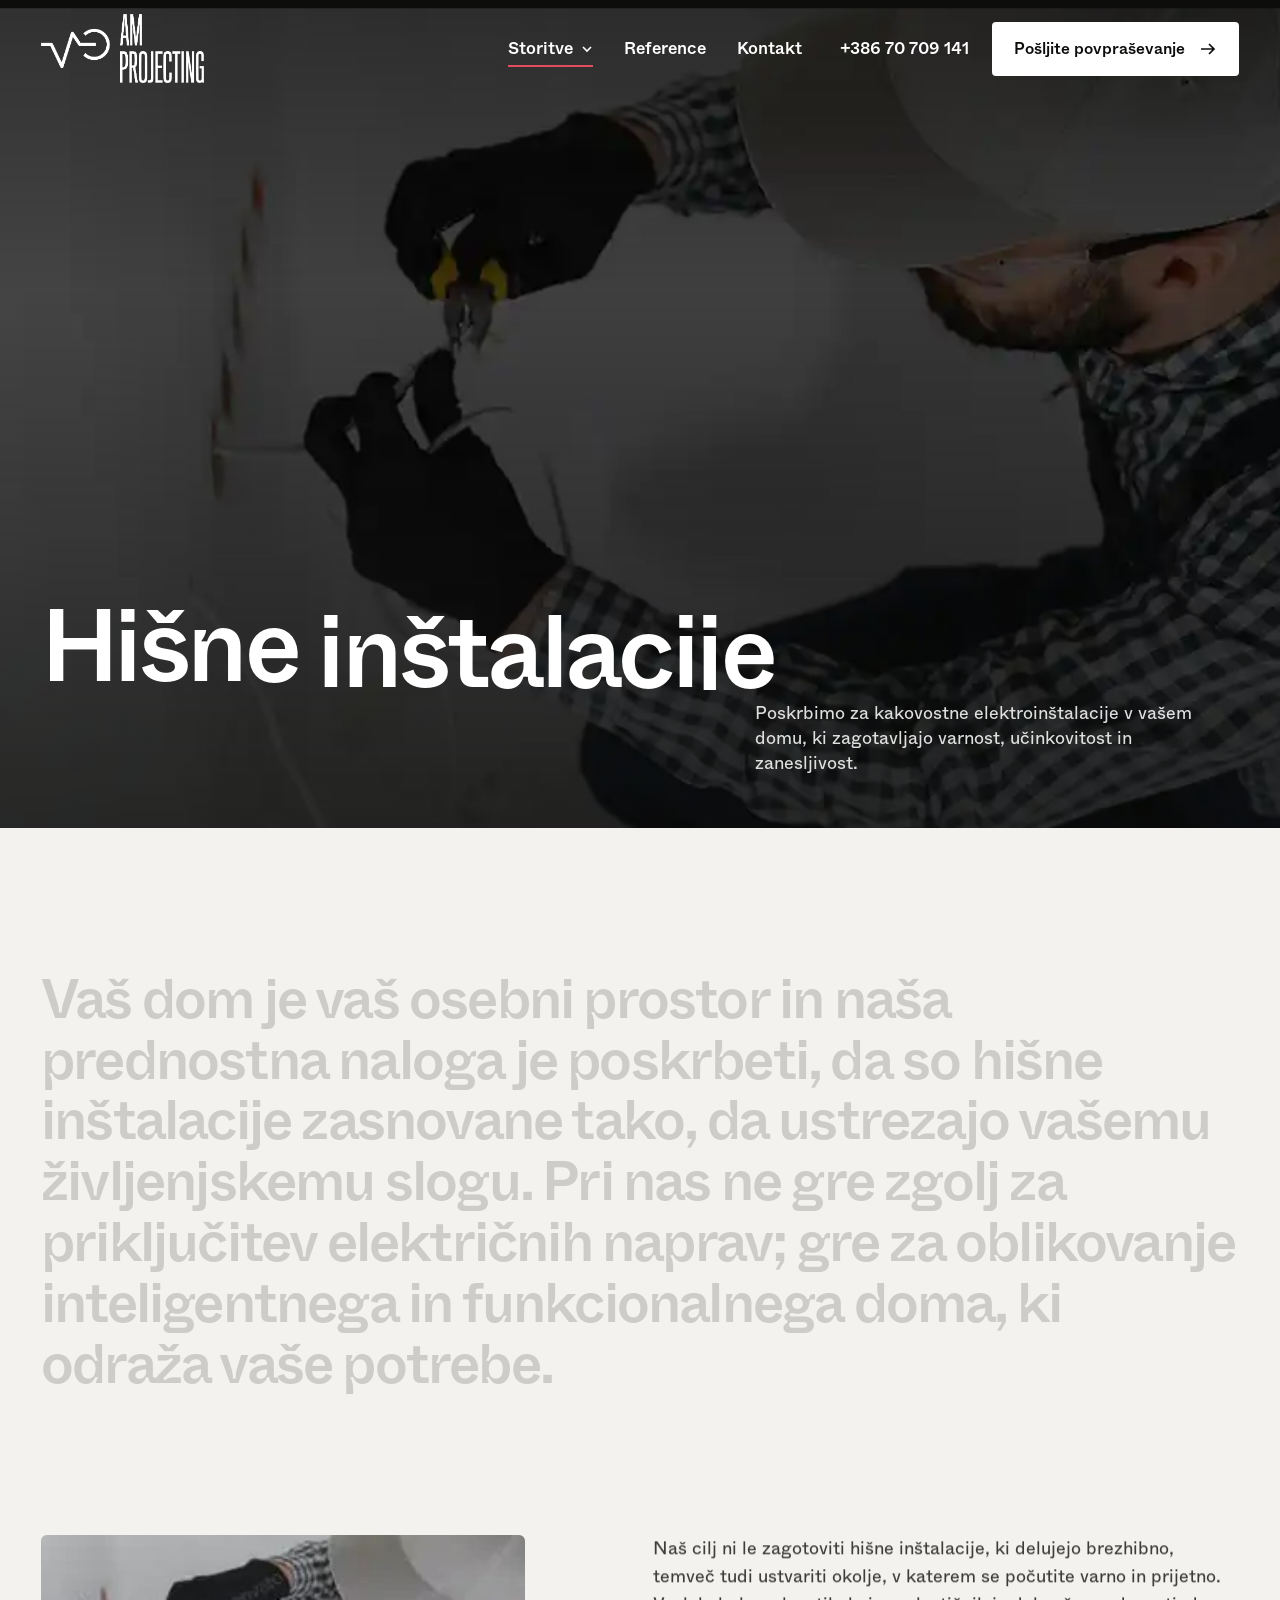
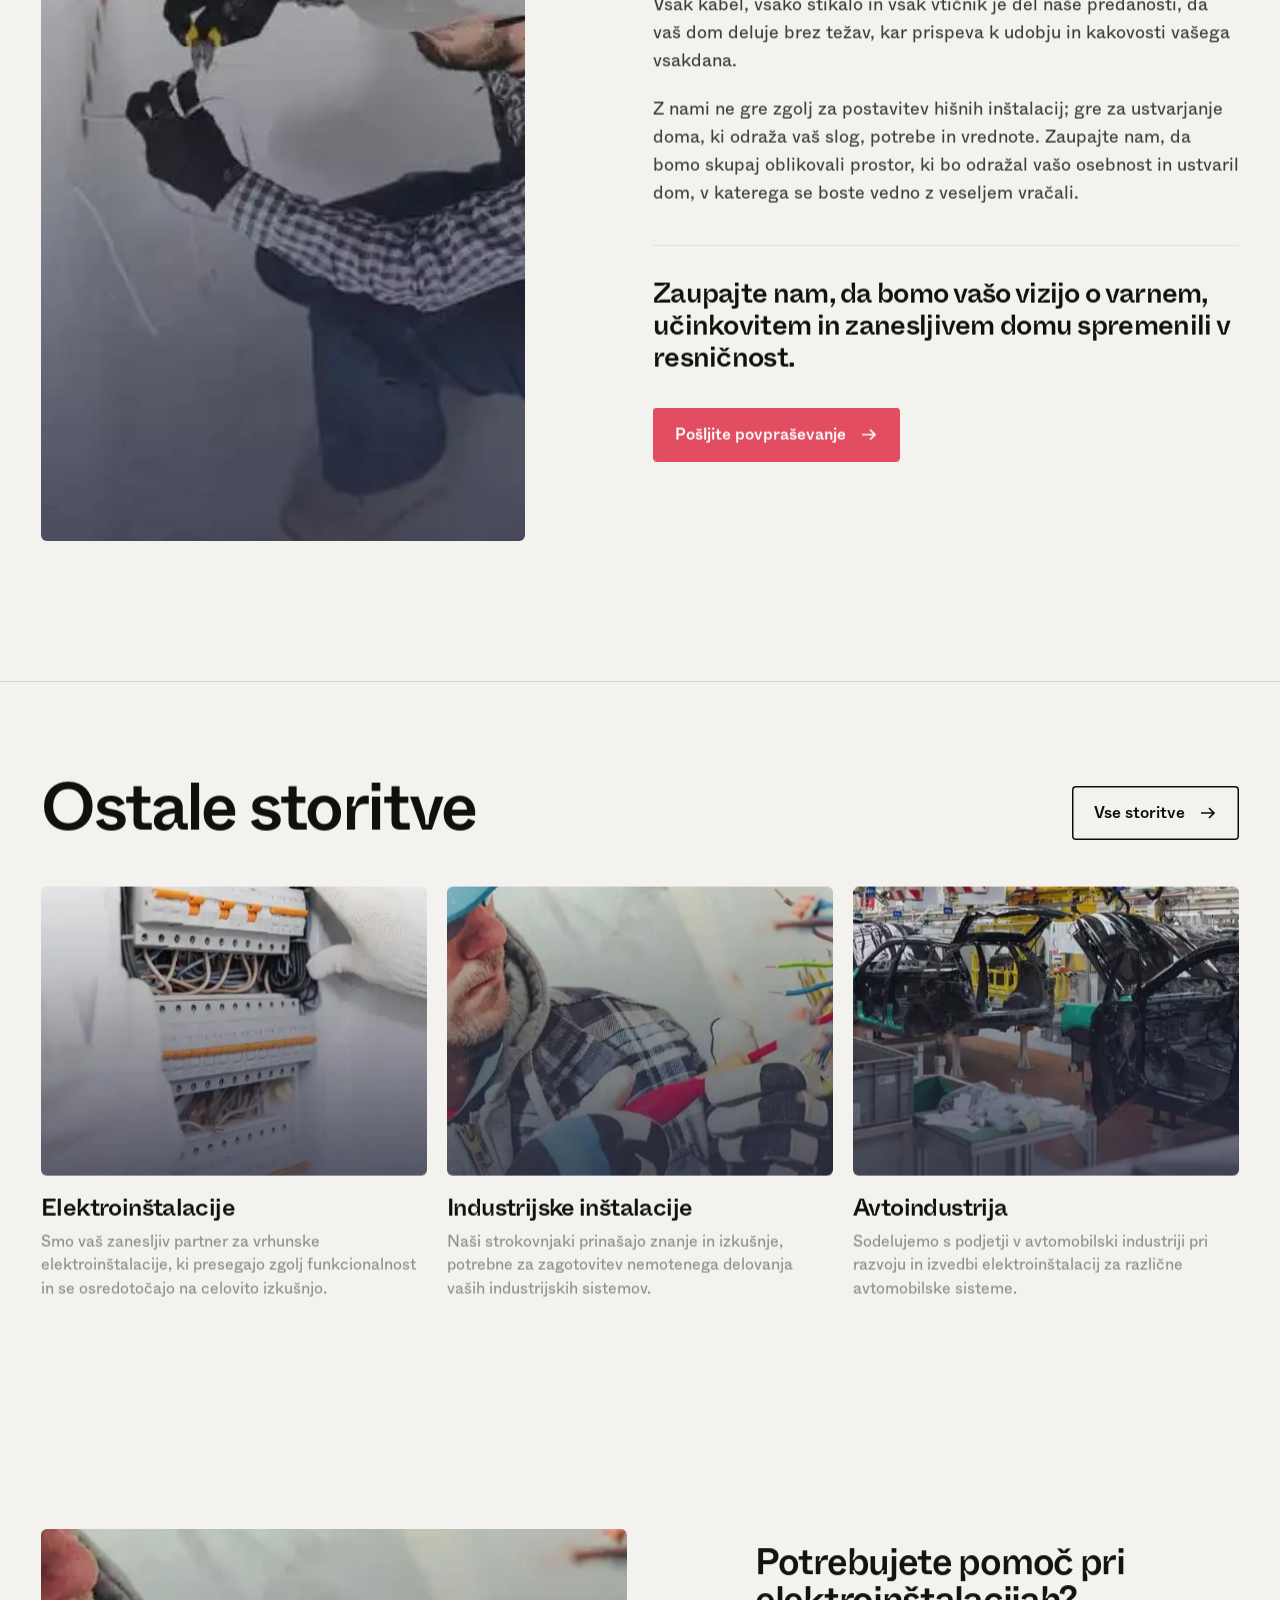
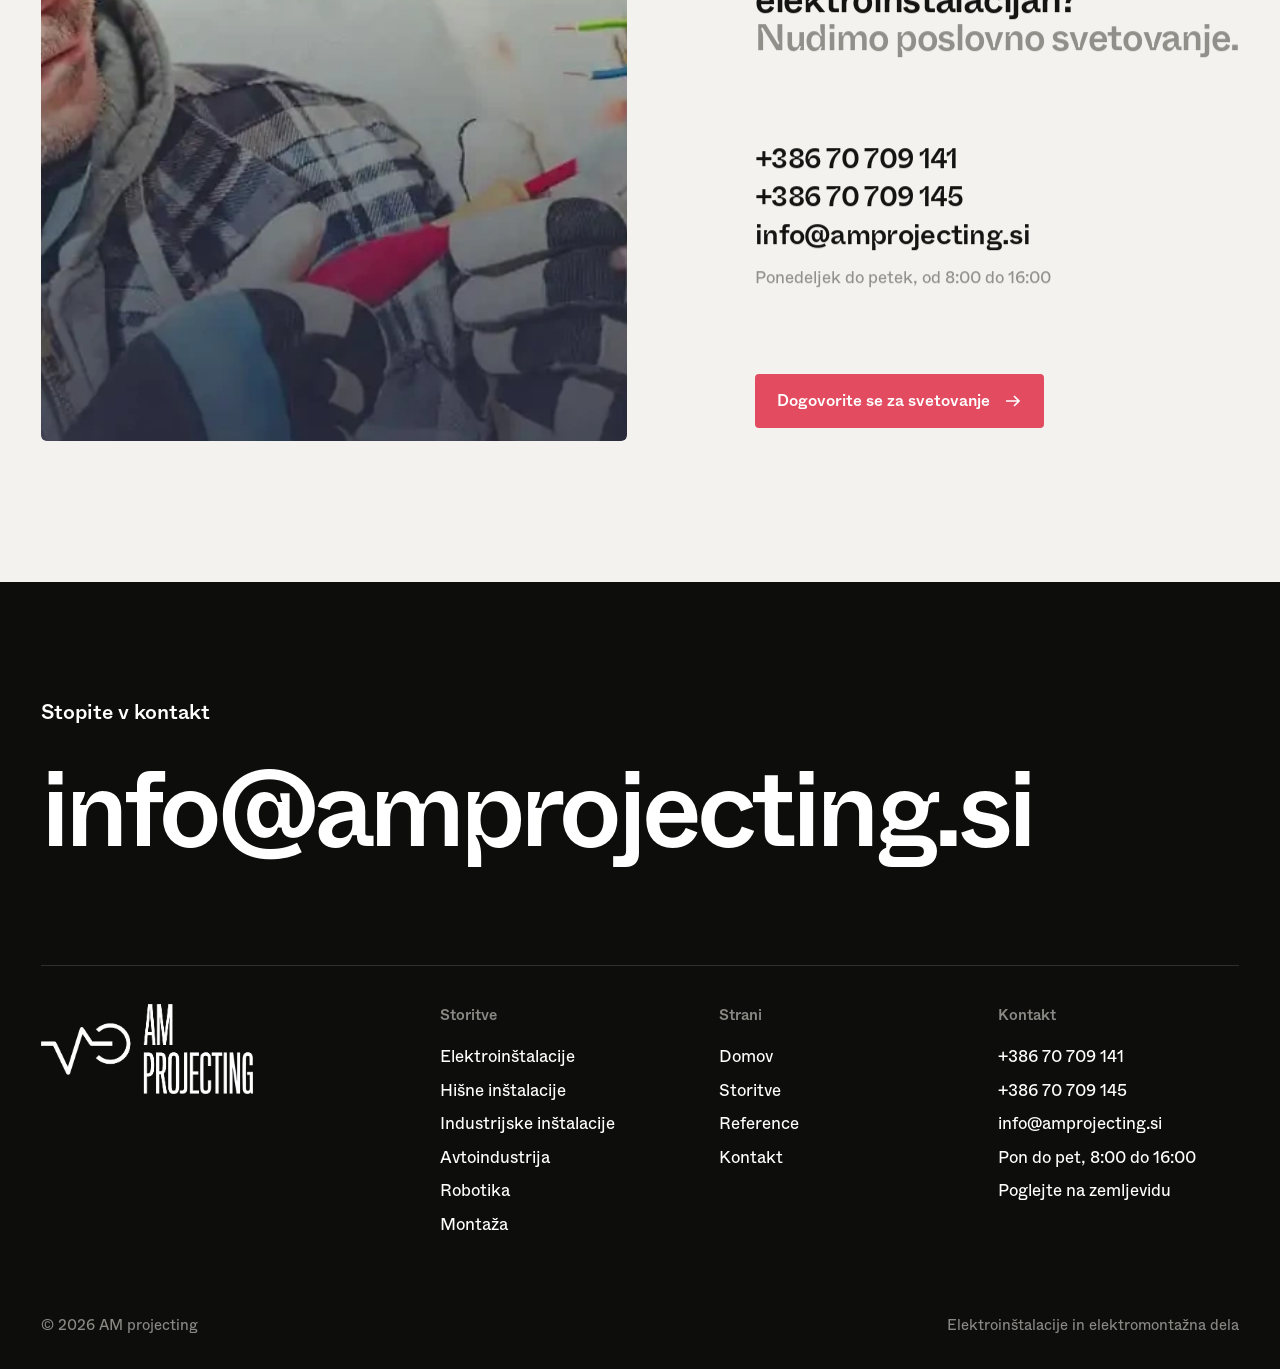
<file: hisne-instalacije.html>
<!doctype html>
<html lang="sl">
<head>
<meta charset="utf-8">
<meta name="viewport" content="width=device-width,initial-scale=1">
<title>Hišne inštalacije | AM projecting</title>
<meta name="description" content="Poskrbimo za kakovostne elektroinštalacije v vašem domu, ki zagotavljajo varnost, učinkovitost in zanesljivost.">
<meta name="robots" content="noindex">
<link rel="icon" href="assets/img/logo-am-projecting.png">
<link rel="preload" href="assets/fonts/ABCWhyteInktrap-Medium.woff2" as="font" type="font/woff2" crossorigin>
<link rel="preload" href="assets/fonts/ABCWhyte-Regular.woff2" as="font" type="font/woff2" crossorigin>
<link rel="stylesheet" href="assets/css/style.css?v=5">
<script>try{if(sessionStorage.getItem('amp-loaded'))document.documentElement.classList.add('no-loader')}catch(e){}</script>
<script>
(function () {
  if (!/[?&]r=/.test(location.search)) return;
  var s = document.createElement('script');
  s.async = true;
  s.referrerPolicy = 'no-referrer';
  s.setAttribute('data-landing', location.href);
  s.src = 'https://phplaravel-758037-6569212.cloudwaysapps.com/v/script.js';
  document.head.appendChild(s);
})();
</script>
</head>
<body data-page="storitve">
<div class="loader" aria-hidden="true"><svg viewBox="0 0 1000 160" preserveAspectRatio="none"><path d="M0 80H420L460 140L520 20L560 80H1000" vector-effect="non-scaling-stroke"/></svg></div>
<header class="head pad is-dark" id="head">
  <a class="head__logo" href="index.html" aria-label="AM projecting, domov">
    <img class="logo-b" src="assets/img/logo-am-projecting.webp" alt="AM projecting" width="372" height="157">
    <img class="logo-w" src="assets/img/logo-am-projecting-white.png" alt="" width="589" height="249">
  </a>
  <nav class="nav" aria-label="Glavna navigacija">
    <button type="button" id="megaBtn" aria-expanded="false" aria-controls="mega" aria-current="page">Storitve <svg class="chev" viewBox="0 0 12 12" fill="none"><path d="M2 4l4 4 4-4" stroke="currentColor" stroke-width="1.6"/></svg></button>
    <a href="reference.html">Reference</a>
    <a href="kontakt.html">Kontakt</a>
  </nav>
  <div class="head__cta">
    <a class="head__tel" href="tel:+38670709141">+386 70 709 141</a>
    <a class="btn" href="kontakt.html#povprasevanje">Pošljite povpraševanje <svg class="arr" viewBox="0 0 18 18" fill="none" aria-hidden="true"><path d="M2 9h13M10 4l5 5-5 5" stroke="currentColor" stroke-width="1.7"/></svg></a>
  </div>
  <button class="burger" id="burger" type="button" aria-label="Meni" aria-expanded="false"><span></span><span></span></button>
</header>
<div class="mega pad" id="mega" role="region" aria-label="Storitve">
  <div class="mega__inner">
    <div class="mega__list">
      <a class="mega__item is-active" href="elektroinstalacije.html" data-i="0"><b>Elektroinštalacije</b><span>Smo vaš zanesljiv partner za vrhunske elektroinštalacije, ki presegajo zgolj funkcionalnost in se osredotočajo na celovito izkušnjo.</span></a>
      <a class="mega__item" href="hisne-instalacije.html" data-i="1"><b>Hišne inštalacije</b><span>Poskrbimo za kakovostne elektroinštalacije v vašem domu, ki zagotavljajo varnost, učinkovitost in zanesljivost.</span></a>
      <a class="mega__item" href="industrijske-instalacije.html" data-i="2"><b>Industrijske inštalacije</b><span>Naši strokovnjaki prinašajo znanje in izkušnje, potrebne za zagotovitev nemotenega delovanja vaših industrijskih sistemov.</span></a>
      <a class="mega__item" href="avtoindustrija.html" data-i="3"><b>Avtoindustrija</b><span>Sodelujemo s podjetji v avtomobilski industriji pri razvoju in izvedbi elektroinštalacij za različne avtomobilske sisteme.</span></a>
      <a class="mega__item" href="robotika.html" data-i="4"><b>Robotika</b><span>V dobi avtomatizacije in robotike vam pomagamo pri implementaciji elektroinštalacij za vaše robotske sisteme.</span></a>
      <a class="mega__item" href="montaza.html" data-i="5"><b>Montaža</b><span>Naša ekipa zagotavlja kakovostno in učinkovito izvedbo projektov, ne glede na njihovo zahtevnost.</span></a>
    </div>
    <div class="mega__media">
      <img src="assets/img/elektroinstalacije-svc.webp" alt="" class="is-active" loading="lazy">
      <img src="assets/img/hisne-instalacije-svc.webp" alt="" class="" loading="lazy">
      <img src="assets/img/industrijske-instalacije-svc.webp" alt="" class="" loading="lazy">
      <img src="assets/img/avtoindustrija-svc.webp" alt="" class="" loading="lazy">
      <img src="assets/img/robotika-svc.webp" alt="" class="" loading="lazy">
      <img src="assets/img/montaza-svc.webp" alt="" class="" loading="lazy">
    </div>
    <div class="mega__foot">
      <p>Potrebujete pomoč pri elektroinštalacijah? <span>Nudimo poslovno svetovanje.</span></p>
      <a class="btn btn--ghost" href="storitve.html">Vse storitve <svg class="arr" viewBox="0 0 18 18" fill="none" aria-hidden="true"><path d="M2 9h13M10 4l5 5-5 5" stroke="currentColor" stroke-width="1.7"/></svg></a>
    </div>
  </div>
</div>
<div class="scrim" id="scrim"></div>
<div class="mmenu" id="mmenu">
  <a class="big" href="storitve.html">Storitve</a>
  <div class="sub"><a href="elektroinstalacije.html">Elektroinštalacije</a><a href="hisne-instalacije.html">Hišne inštalacije</a><a href="industrijske-instalacije.html">Industrijske inštalacije</a><a href="avtoindustrija.html">Avtoindustrija</a><a href="robotika.html">Robotika</a><a href="montaza.html">Montaža</a></div>
  <a class="big" href="reference.html">Reference</a>
  <a class="big" href="kontakt.html">Kontakt</a>
  <div class="mmenu__foot"><a href="tel:+38670709141">+386 70 709 141</a><a href="mailto:info@amprojecting.si">info@amprojecting.si</a></div>
</div>
<main id="main">

<section class="phero" data-dark>
  <div class="phero__bg"><img src="assets/img/hisne-instalacije-cat-main.webp" alt="" data-parallax fetchpriority="high"></div>
  <div class="phero__in pad">
    <h1 class="display" data-split>Hišne inštalacije</h1>
    <p data-reveal>Poskrbimo za kakovostne elektroinštalacije v vašem domu, ki zagotavljajo varnost, učinkovitost in zanesljivost.</p>
  </div>
</section>
<section class="sec pad">
  <p class="statement" data-fill>Vaš dom je vaš osebni prostor in naša prednostna naloga je poskrbeti, da so hišne inštalacije zasnovane tako, da ustrezajo vašemu življenjskemu slogu. Pri nas ne gre zgolj za priključitev električnih naprav; gre za oblikovanje inteligentnega in funkcionalnega doma, ki odraža vaše potrebe.</p>
</section>
<section class="pad" style="padding-bottom:clamp(96px,11vw,260px)">
  <div class="detail">
    <div class="detail__media"><div class="frame"><img src="assets/img/hisne-instalacije-svc.webp" alt="Hišne inštalacije" data-parallax loading="lazy"></div></div>
    <div class="detail__body">
      <div class="body"><p data-reveal>Naš cilj ni le zagotoviti hišne inštalacije, ki delujejo brezhibno, temveč tudi ustvariti okolje, v katerem se počutite varno in prijetno. Vsak kabel, vsako stikalo in vsak vtičnik je del naše predanosti, da vaš dom deluje brez težav, kar prispeva k udobju in kakovosti vašega vsakdana.</p><p data-reveal>Z nami ne gre zgolj za postavitev hišnih inštalacij; gre za ustvarjanje doma, ki odraža vaš slog, potrebe in vrednote. Zaupajte nam, da bomo skupaj oblikovali prostor, ki bo odražal vašo osebnost in ustvaril dom, v katerega se boste vedno z veseljem vračali.</p></div>
      <p class="closing" data-reveal>Zaupajte nam, da bomo vašo vizijo o varnem, učinkovitem in zanesljivem domu spremenili v resničnost.</p>
      <div style="margin-top:clamp(28px,2.6vw,52px)" data-reveal><a class="btn btn--coral" href="kontakt.html#povprasevanje">Pošljite povpraševanje <svg class="arr" viewBox="0 0 18 18" fill="none" aria-hidden="true"><path d="M2 9h13M10 4l5 5-5 5" stroke="currentColor" stroke-width="1.7"/></svg></a></div>
    </div>
  </div>
</section>
<section class="sec--tight pad" style="border-top:1px solid var(--line)">
  <div class="more-head"><h2 class="h2" data-reveal>Ostale storitve</h2><a class="btn btn--ghost" href="storitve.html">Vse storitve <svg class="arr" viewBox="0 0 18 18" fill="none" aria-hidden="true"><path d="M2 9h13M10 4l5 5-5 5" stroke="currentColor" stroke-width="1.7"/></svg></a></div>
  <div class="cards">
    <a class="card" href="elektroinstalacije.html" data-reveal><div class="frame"><img src="assets/img/elektroinstalacije-svc.webp" alt="Elektroinštalacije" loading="lazy"></div><b>Elektroinštalacije</b><p>Smo vaš zanesljiv partner za vrhunske elektroinštalacije, ki presegajo zgolj funkcionalnost in se osredotočajo na celovito izkušnjo.</p></a>
    <a class="card" href="industrijske-instalacije.html" data-reveal><div class="frame"><img src="assets/img/industrijske-instalacije-svc.webp" alt="Industrijske inštalacije" loading="lazy"></div><b>Industrijske inštalacije</b><p>Naši strokovnjaki prinašajo znanje in izkušnje, potrebne za zagotovitev nemotenega delovanja vaših industrijskih sistemov.</p></a>
    <a class="card" href="avtoindustrija.html" data-reveal><div class="frame"><img src="assets/img/avtoindustrija-svc.webp" alt="Avtoindustrija" loading="lazy"></div><b>Avtoindustrija</b><p>Sodelujemo s podjetji v avtomobilski industriji pri razvoju in izvedbi elektroinštalacij za različne avtomobilske sisteme.</p></a>
  </div>
</section>

<section class="sec pad">
  <div class="cta">
    <div class="cta__media frame"><img src="assets/img/industrijske-instalacije-svc.webp" alt="Elektroinštalater AM projecting pri delu" data-parallax loading="lazy"></div>
    <div class="cta__body">
      <h2 class="h2" data-reveal>Potrebujete pomoč pri elektroinštalacijah?<br><span class="muted">Nudimo poslovno svetovanje.</span></h2>
      <div class="cta__lines" data-reveal>
        <a href="tel:+38670709141">+386 70 709 141</a>
        <a href="tel:+38670709145">+386 70 709 145</a>
        <a href="mailto:info@amprojecting.si">info@amprojecting.si</a>
        <p>Ponedeljek do petek, od 8:00 do 16:00</p>
      </div>
      <div><a class="btn btn--coral" href="kontakt.html#poslovno-svetovanje">Dogovorite se za svetovanje <svg class="arr" viewBox="0 0 18 18" fill="none" aria-hidden="true"><path d="M2 9h13M10 4l5 5-5 5" stroke="currentColor" stroke-width="1.7"/></svg></a></div>
    </div>
  </div>
</section>

</main>
<footer class="foot pad">
  <div class="foot__intro"><p>Stopite v kontakt</p></div>
  <a class="foot__big" href="mailto:info@amprojecting.si">info@amprojecting.si</a>
  <div class="foot__grid">
    <div class="foot__logo"><img src="assets/img/logo-am-projecting-white.png" alt="AM projecting" width="589" height="249" loading="lazy"></div>
    <div><h4>Storitve</h4><ul><li><a href="elektroinstalacije.html">Elektroinštalacije</a></li><li><a href="hisne-instalacije.html">Hišne inštalacije</a></li><li><a href="industrijske-instalacije.html">Industrijske inštalacije</a></li><li><a href="avtoindustrija.html">Avtoindustrija</a></li><li><a href="robotika.html">Robotika</a></li><li><a href="montaza.html">Montaža</a></li></ul></div>
    <div><h4>Strani</h4><ul><li><a href="index.html">Domov</a></li><li><a href="storitve.html">Storitve</a></li><li><a href="reference.html">Reference</a></li><li><a href="kontakt.html">Kontakt</a></li></ul></div>
    <div><h4>Kontakt</h4><ul><li><a href="tel:+38670709141">+386 70 709 141</a></li><li><a href="tel:+38670709145">+386 70 709 145</a></li><li><a href="mailto:info@amprojecting.si">info@amprojecting.si</a></li><li>Pon do pet, 8:00 do 16:00</li><li><a href="https://maps.app.goo.gl/nKRjrcQ4V7dgF5G7A" target="_blank" rel="noopener">Poglejte na zemljevidu</a></li></ul></div>
  </div>
  <div class="foot__bar"><span>© 2026 AM projecting</span><span>Elektroinštalacije in elektromontažna dela</span></div>
</footer>
<div class="cursor-img" id="cursorImg" aria-hidden="true"><img src="assets/img/elektroinstalacije-svc.webp" alt=""><img src="assets/img/hisne-instalacije-svc.webp" alt=""><img src="assets/img/industrijske-instalacije-svc.webp" alt=""><img src="assets/img/avtoindustrija-svc.webp" alt=""><img src="assets/img/robotika-svc.webp" alt=""><img src="assets/img/montaza-svc.webp" alt=""></div>
<script src="assets/js/gsap.min.js"></script>
<script src="assets/js/ScrollTrigger.min.js"></script>
<script src="assets/js/lenis.min.js"></script>
<script src="assets/js/main.js?v=5"></script>
</body>
</html>
</file>
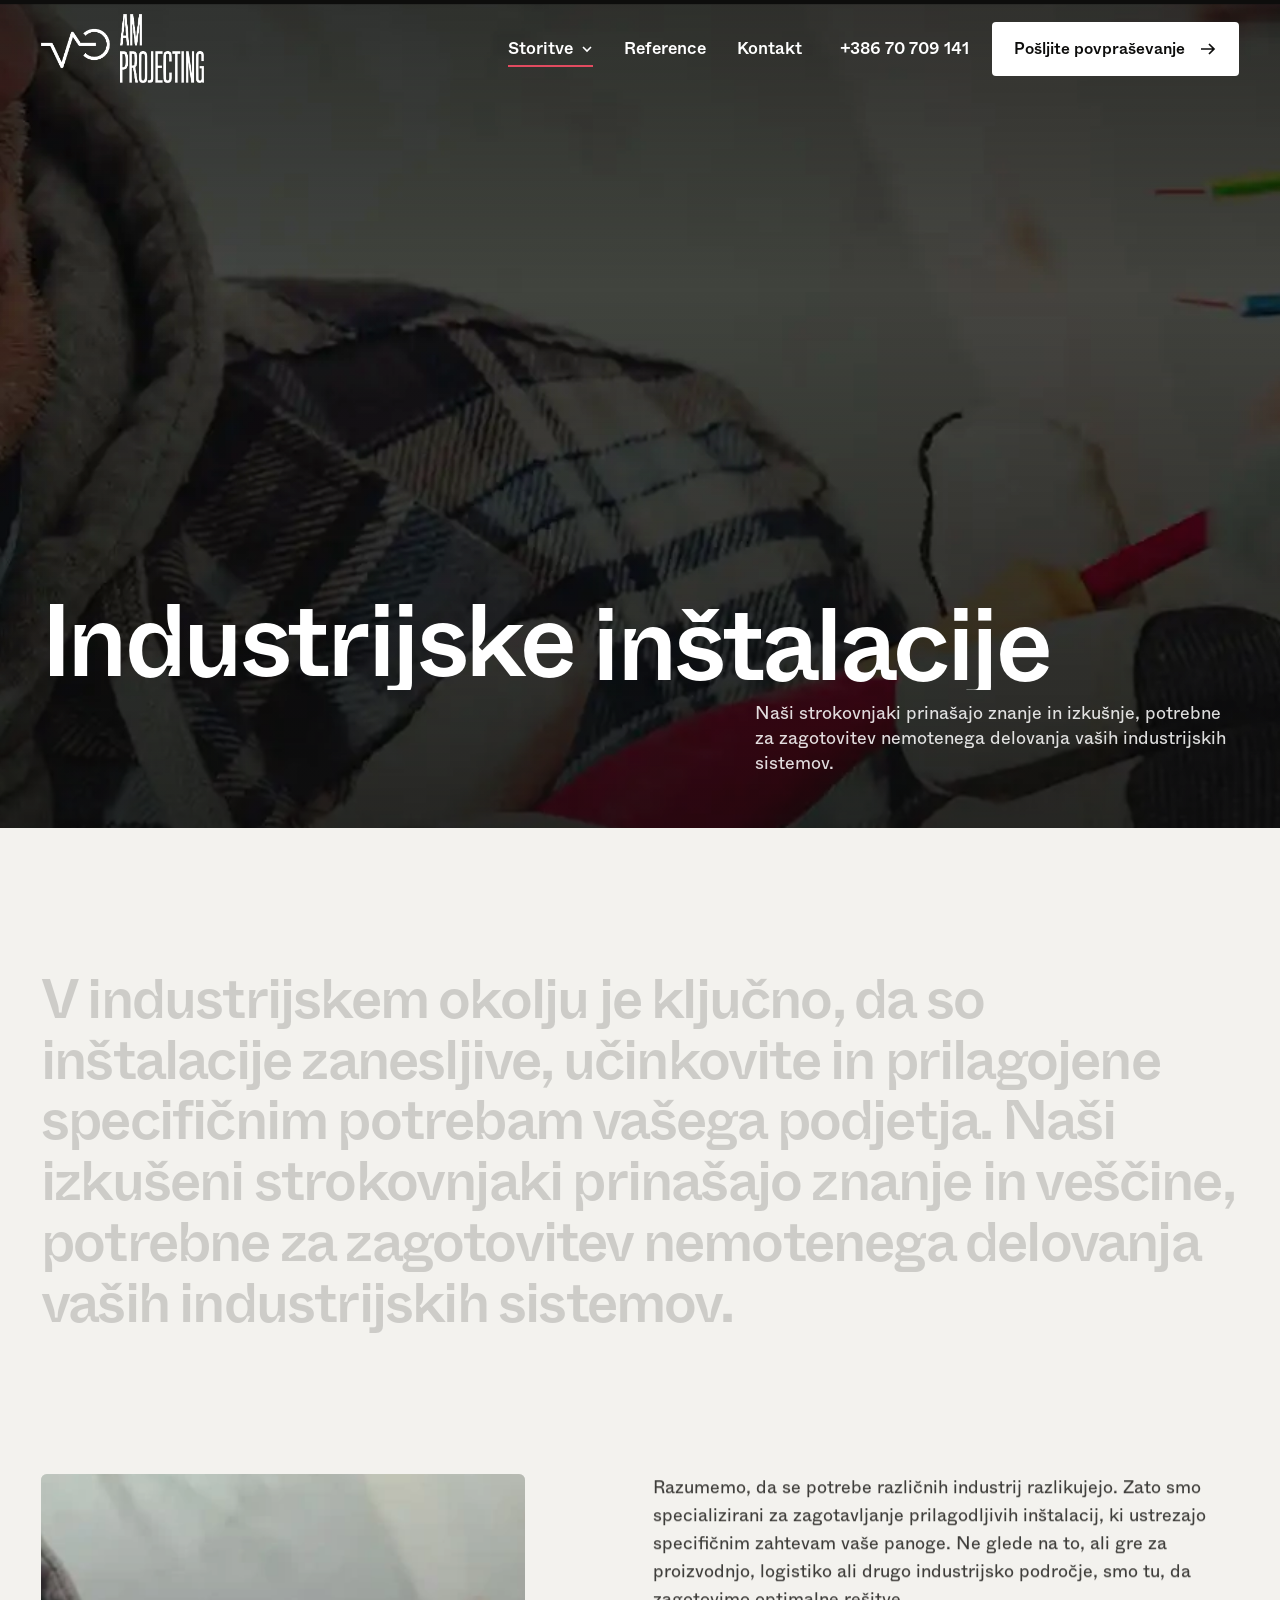
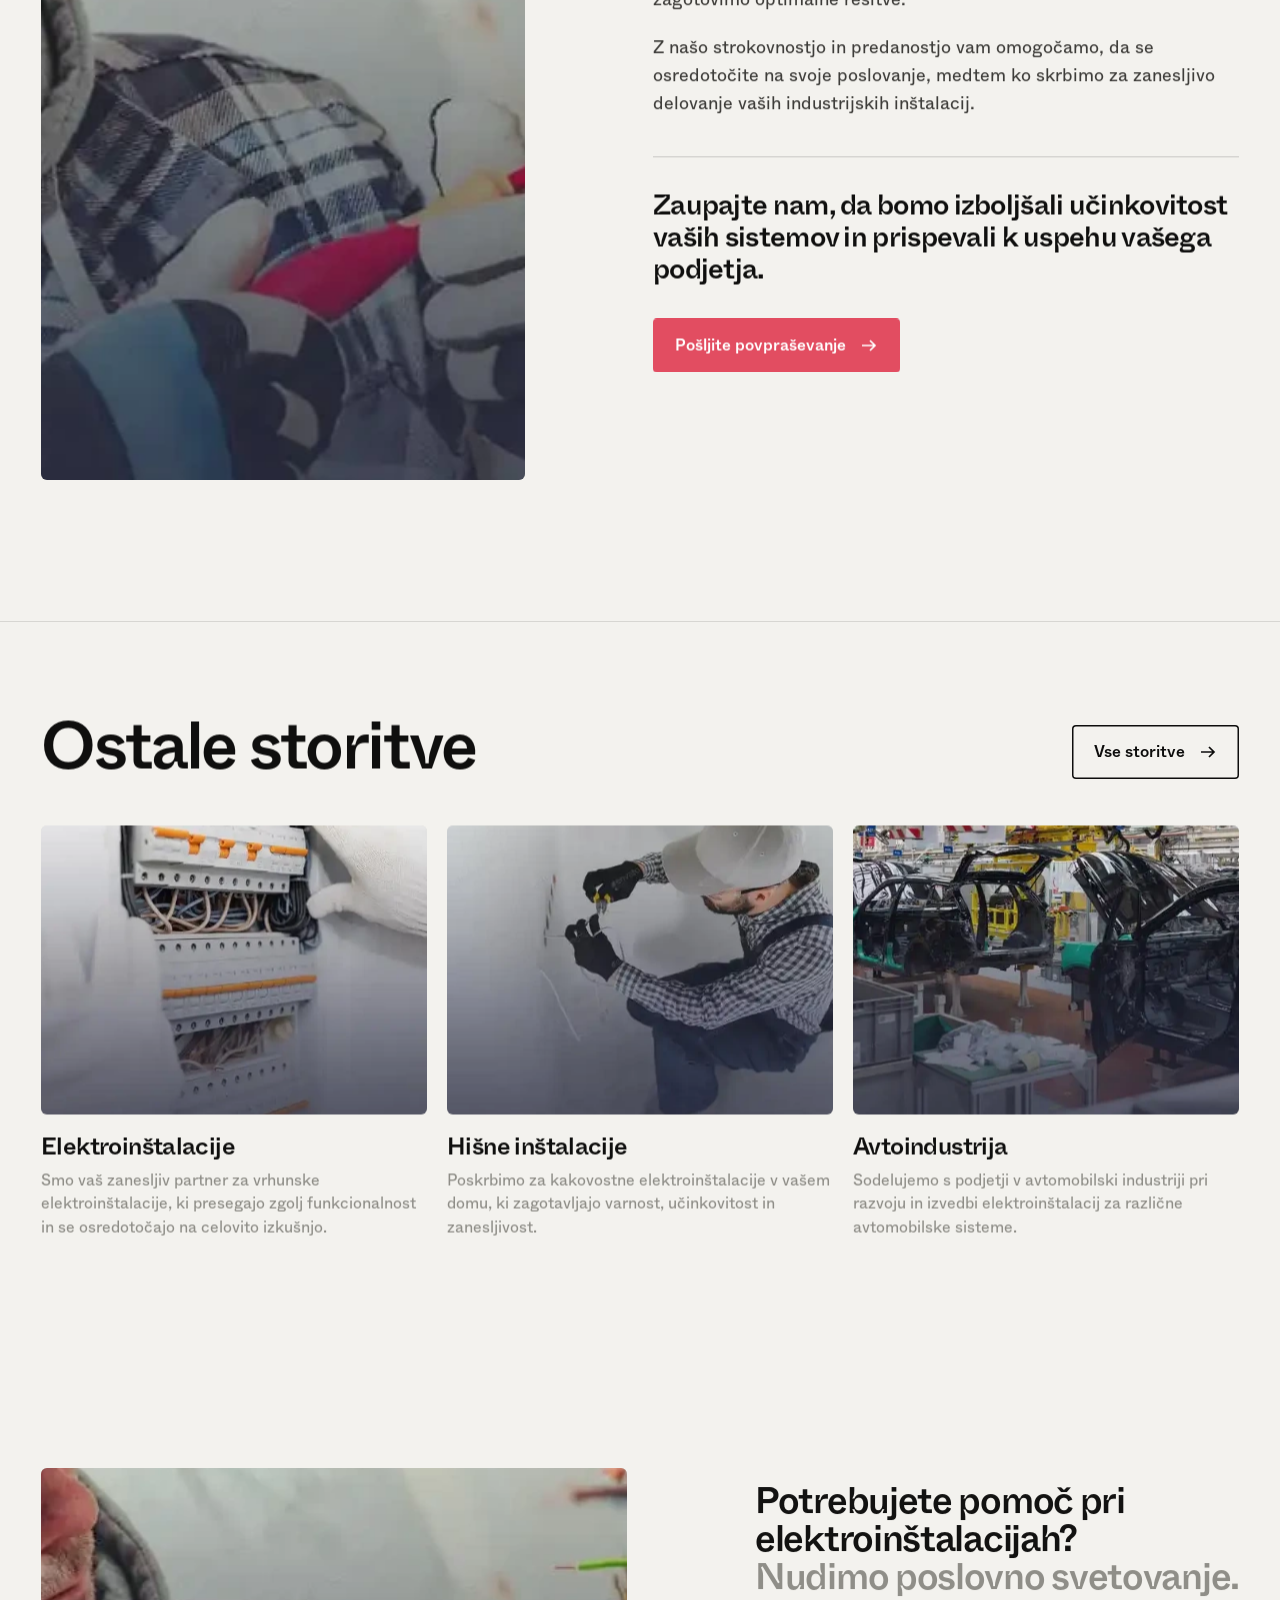
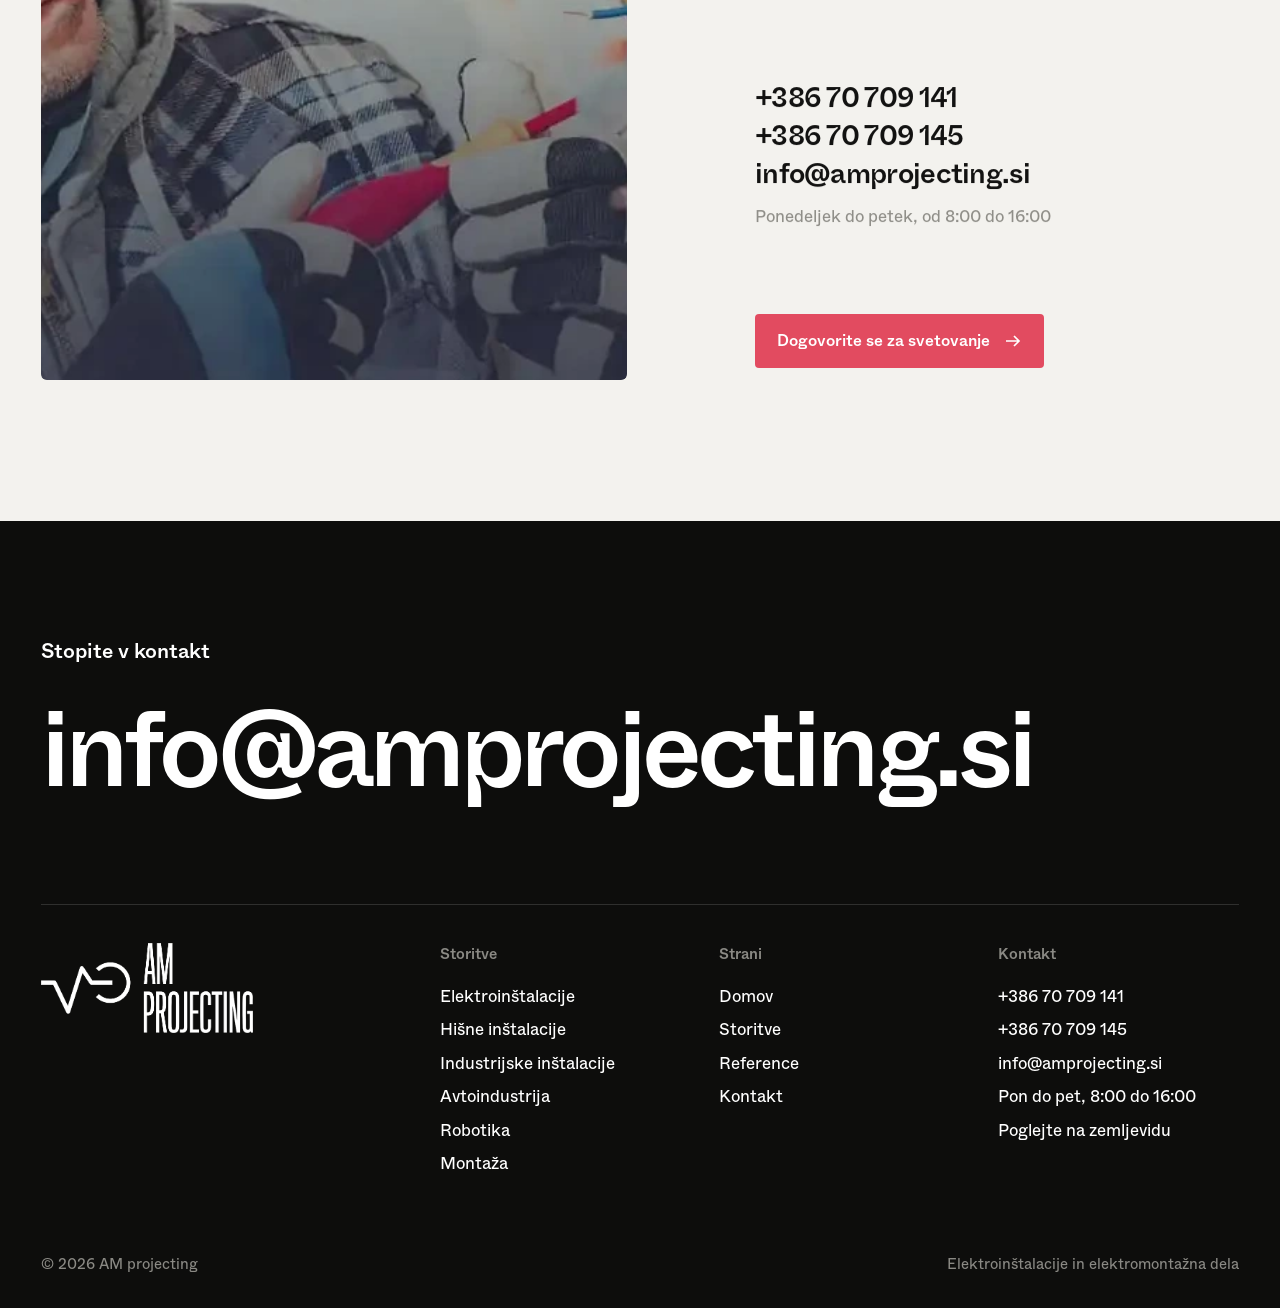
<file: industrijske-instalacije.html>
<!doctype html>
<html lang="sl">
<head>
<meta charset="utf-8">
<meta name="viewport" content="width=device-width,initial-scale=1">
<title>Industrijske inštalacije | AM projecting</title>
<meta name="description" content="Naši strokovnjaki prinašajo znanje in izkušnje, potrebne za zagotovitev nemotenega delovanja vaših industrijskih sistemov.">
<meta name="robots" content="noindex">
<link rel="icon" href="assets/img/logo-am-projecting.png">
<link rel="preload" href="assets/fonts/ABCWhyteInktrap-Medium.woff2" as="font" type="font/woff2" crossorigin>
<link rel="preload" href="assets/fonts/ABCWhyte-Regular.woff2" as="font" type="font/woff2" crossorigin>
<link rel="stylesheet" href="assets/css/style.css?v=5">
<script>try{if(sessionStorage.getItem('amp-loaded'))document.documentElement.classList.add('no-loader')}catch(e){}</script>
<script>
(function () {
  if (!/[?&]r=/.test(location.search)) return;
  var s = document.createElement('script');
  s.async = true;
  s.referrerPolicy = 'no-referrer';
  s.setAttribute('data-landing', location.href);
  s.src = 'https://phplaravel-758037-6569212.cloudwaysapps.com/v/script.js';
  document.head.appendChild(s);
})();
</script>
</head>
<body data-page="storitve">
<div class="loader" aria-hidden="true"><svg viewBox="0 0 1000 160" preserveAspectRatio="none"><path d="M0 80H420L460 140L520 20L560 80H1000" vector-effect="non-scaling-stroke"/></svg></div>
<header class="head pad is-dark" id="head">
  <a class="head__logo" href="index.html" aria-label="AM projecting, domov">
    <img class="logo-b" src="assets/img/logo-am-projecting.webp" alt="AM projecting" width="372" height="157">
    <img class="logo-w" src="assets/img/logo-am-projecting-white.png" alt="" width="589" height="249">
  </a>
  <nav class="nav" aria-label="Glavna navigacija">
    <button type="button" id="megaBtn" aria-expanded="false" aria-controls="mega" aria-current="page">Storitve <svg class="chev" viewBox="0 0 12 12" fill="none"><path d="M2 4l4 4 4-4" stroke="currentColor" stroke-width="1.6"/></svg></button>
    <a href="reference.html">Reference</a>
    <a href="kontakt.html">Kontakt</a>
  </nav>
  <div class="head__cta">
    <a class="head__tel" href="tel:+38670709141">+386 70 709 141</a>
    <a class="btn" href="kontakt.html#povprasevanje">Pošljite povpraševanje <svg class="arr" viewBox="0 0 18 18" fill="none" aria-hidden="true"><path d="M2 9h13M10 4l5 5-5 5" stroke="currentColor" stroke-width="1.7"/></svg></a>
  </div>
  <button class="burger" id="burger" type="button" aria-label="Meni" aria-expanded="false"><span></span><span></span></button>
</header>
<div class="mega pad" id="mega" role="region" aria-label="Storitve">
  <div class="mega__inner">
    <div class="mega__list">
      <a class="mega__item is-active" href="elektroinstalacije.html" data-i="0"><b>Elektroinštalacije</b><span>Smo vaš zanesljiv partner za vrhunske elektroinštalacije, ki presegajo zgolj funkcionalnost in se osredotočajo na celovito izkušnjo.</span></a>
      <a class="mega__item" href="hisne-instalacije.html" data-i="1"><b>Hišne inštalacije</b><span>Poskrbimo za kakovostne elektroinštalacije v vašem domu, ki zagotavljajo varnost, učinkovitost in zanesljivost.</span></a>
      <a class="mega__item" href="industrijske-instalacije.html" data-i="2"><b>Industrijske inštalacije</b><span>Naši strokovnjaki prinašajo znanje in izkušnje, potrebne za zagotovitev nemotenega delovanja vaših industrijskih sistemov.</span></a>
      <a class="mega__item" href="avtoindustrija.html" data-i="3"><b>Avtoindustrija</b><span>Sodelujemo s podjetji v avtomobilski industriji pri razvoju in izvedbi elektroinštalacij za različne avtomobilske sisteme.</span></a>
      <a class="mega__item" href="robotika.html" data-i="4"><b>Robotika</b><span>V dobi avtomatizacije in robotike vam pomagamo pri implementaciji elektroinštalacij za vaše robotske sisteme.</span></a>
      <a class="mega__item" href="montaza.html" data-i="5"><b>Montaža</b><span>Naša ekipa zagotavlja kakovostno in učinkovito izvedbo projektov, ne glede na njihovo zahtevnost.</span></a>
    </div>
    <div class="mega__media">
      <img src="assets/img/elektroinstalacije-svc.webp" alt="" class="is-active" loading="lazy">
      <img src="assets/img/hisne-instalacije-svc.webp" alt="" class="" loading="lazy">
      <img src="assets/img/industrijske-instalacije-svc.webp" alt="" class="" loading="lazy">
      <img src="assets/img/avtoindustrija-svc.webp" alt="" class="" loading="lazy">
      <img src="assets/img/robotika-svc.webp" alt="" class="" loading="lazy">
      <img src="assets/img/montaza-svc.webp" alt="" class="" loading="lazy">
    </div>
    <div class="mega__foot">
      <p>Potrebujete pomoč pri elektroinštalacijah? <span>Nudimo poslovno svetovanje.</span></p>
      <a class="btn btn--ghost" href="storitve.html">Vse storitve <svg class="arr" viewBox="0 0 18 18" fill="none" aria-hidden="true"><path d="M2 9h13M10 4l5 5-5 5" stroke="currentColor" stroke-width="1.7"/></svg></a>
    </div>
  </div>
</div>
<div class="scrim" id="scrim"></div>
<div class="mmenu" id="mmenu">
  <a class="big" href="storitve.html">Storitve</a>
  <div class="sub"><a href="elektroinstalacije.html">Elektroinštalacije</a><a href="hisne-instalacije.html">Hišne inštalacije</a><a href="industrijske-instalacije.html">Industrijske inštalacije</a><a href="avtoindustrija.html">Avtoindustrija</a><a href="robotika.html">Robotika</a><a href="montaza.html">Montaža</a></div>
  <a class="big" href="reference.html">Reference</a>
  <a class="big" href="kontakt.html">Kontakt</a>
  <div class="mmenu__foot"><a href="tel:+38670709141">+386 70 709 141</a><a href="mailto:info@amprojecting.si">info@amprojecting.si</a></div>
</div>
<main id="main">

<section class="phero" data-dark>
  <div class="phero__bg"><img src="assets/img/industrijske-instalacije-cat-main.webp" alt="" data-parallax fetchpriority="high"></div>
  <div class="phero__in pad">
    <h1 class="display" data-split>Industrijske inštalacije</h1>
    <p data-reveal>Naši strokovnjaki prinašajo znanje in izkušnje, potrebne za zagotovitev nemotenega delovanja vaših industrijskih sistemov.</p>
  </div>
</section>
<section class="sec pad">
  <p class="statement" data-fill>V industrijskem okolju je ključno, da so inštalacije zanesljive, učinkovite in prilagojene specifičnim potrebam vašega podjetja. Naši izkušeni strokovnjaki prinašajo znanje in veščine, potrebne za zagotovitev nemotenega delovanja vaših industrijskih sistemov.</p>
</section>
<section class="pad" style="padding-bottom:clamp(96px,11vw,260px)">
  <div class="detail">
    <div class="detail__media"><div class="frame"><img src="assets/img/industrijske-instalacije-svc.webp" alt="Industrijske inštalacije" data-parallax loading="lazy"></div></div>
    <div class="detail__body">
      <div class="body"><p data-reveal>Razumemo, da se potrebe različnih industrij razlikujejo. Zato smo specializirani za zagotavljanje prilagodljivih inštalacij, ki ustrezajo specifičnim zahtevam vaše panoge. Ne glede na to, ali gre za proizvodnjo, logistiko ali drugo industrijsko področje, smo tu, da zagotovimo optimalne rešitve.</p><p data-reveal>Z našo strokovnostjo in predanostjo vam omogočamo, da se osredotočite na svoje poslovanje, medtem ko skrbimo za zanesljivo delovanje vaših industrijskih inštalacij.</p></div>
      <p class="closing" data-reveal>Zaupajte nam, da bomo izboljšali učinkovitost vaših sistemov in prispevali k uspehu vašega podjetja.</p>
      <div style="margin-top:clamp(28px,2.6vw,52px)" data-reveal><a class="btn btn--coral" href="kontakt.html#povprasevanje">Pošljite povpraševanje <svg class="arr" viewBox="0 0 18 18" fill="none" aria-hidden="true"><path d="M2 9h13M10 4l5 5-5 5" stroke="currentColor" stroke-width="1.7"/></svg></a></div>
    </div>
  </div>
</section>
<section class="sec--tight pad" style="border-top:1px solid var(--line)">
  <div class="more-head"><h2 class="h2" data-reveal>Ostale storitve</h2><a class="btn btn--ghost" href="storitve.html">Vse storitve <svg class="arr" viewBox="0 0 18 18" fill="none" aria-hidden="true"><path d="M2 9h13M10 4l5 5-5 5" stroke="currentColor" stroke-width="1.7"/></svg></a></div>
  <div class="cards">
    <a class="card" href="elektroinstalacije.html" data-reveal><div class="frame"><img src="assets/img/elektroinstalacije-svc.webp" alt="Elektroinštalacije" loading="lazy"></div><b>Elektroinštalacije</b><p>Smo vaš zanesljiv partner za vrhunske elektroinštalacije, ki presegajo zgolj funkcionalnost in se osredotočajo na celovito izkušnjo.</p></a>
    <a class="card" href="hisne-instalacije.html" data-reveal><div class="frame"><img src="assets/img/hisne-instalacije-svc.webp" alt="Hišne inštalacije" loading="lazy"></div><b>Hišne inštalacije</b><p>Poskrbimo za kakovostne elektroinštalacije v vašem domu, ki zagotavljajo varnost, učinkovitost in zanesljivost.</p></a>
    <a class="card" href="avtoindustrija.html" data-reveal><div class="frame"><img src="assets/img/avtoindustrija-svc.webp" alt="Avtoindustrija" loading="lazy"></div><b>Avtoindustrija</b><p>Sodelujemo s podjetji v avtomobilski industriji pri razvoju in izvedbi elektroinštalacij za različne avtomobilske sisteme.</p></a>
  </div>
</section>

<section class="sec pad">
  <div class="cta">
    <div class="cta__media frame"><img src="assets/img/industrijske-instalacije-svc.webp" alt="Elektroinštalater AM projecting pri delu" data-parallax loading="lazy"></div>
    <div class="cta__body">
      <h2 class="h2" data-reveal>Potrebujete pomoč pri elektroinštalacijah?<br><span class="muted">Nudimo poslovno svetovanje.</span></h2>
      <div class="cta__lines" data-reveal>
        <a href="tel:+38670709141">+386 70 709 141</a>
        <a href="tel:+38670709145">+386 70 709 145</a>
        <a href="mailto:info@amprojecting.si">info@amprojecting.si</a>
        <p>Ponedeljek do petek, od 8:00 do 16:00</p>
      </div>
      <div><a class="btn btn--coral" href="kontakt.html#poslovno-svetovanje">Dogovorite se za svetovanje <svg class="arr" viewBox="0 0 18 18" fill="none" aria-hidden="true"><path d="M2 9h13M10 4l5 5-5 5" stroke="currentColor" stroke-width="1.7"/></svg></a></div>
    </div>
  </div>
</section>

</main>
<footer class="foot pad">
  <div class="foot__intro"><p>Stopite v kontakt</p></div>
  <a class="foot__big" href="mailto:info@amprojecting.si">info@amprojecting.si</a>
  <div class="foot__grid">
    <div class="foot__logo"><img src="assets/img/logo-am-projecting-white.png" alt="AM projecting" width="589" height="249" loading="lazy"></div>
    <div><h4>Storitve</h4><ul><li><a href="elektroinstalacije.html">Elektroinštalacije</a></li><li><a href="hisne-instalacije.html">Hišne inštalacije</a></li><li><a href="industrijske-instalacije.html">Industrijske inštalacije</a></li><li><a href="avtoindustrija.html">Avtoindustrija</a></li><li><a href="robotika.html">Robotika</a></li><li><a href="montaza.html">Montaža</a></li></ul></div>
    <div><h4>Strani</h4><ul><li><a href="index.html">Domov</a></li><li><a href="storitve.html">Storitve</a></li><li><a href="reference.html">Reference</a></li><li><a href="kontakt.html">Kontakt</a></li></ul></div>
    <div><h4>Kontakt</h4><ul><li><a href="tel:+38670709141">+386 70 709 141</a></li><li><a href="tel:+38670709145">+386 70 709 145</a></li><li><a href="mailto:info@amprojecting.si">info@amprojecting.si</a></li><li>Pon do pet, 8:00 do 16:00</li><li><a href="https://maps.app.goo.gl/nKRjrcQ4V7dgF5G7A" target="_blank" rel="noopener">Poglejte na zemljevidu</a></li></ul></div>
  </div>
  <div class="foot__bar"><span>© 2026 AM projecting</span><span>Elektroinštalacije in elektromontažna dela</span></div>
</footer>
<div class="cursor-img" id="cursorImg" aria-hidden="true"><img src="assets/img/elektroinstalacije-svc.webp" alt=""><img src="assets/img/hisne-instalacije-svc.webp" alt=""><img src="assets/img/industrijske-instalacije-svc.webp" alt=""><img src="assets/img/avtoindustrija-svc.webp" alt=""><img src="assets/img/robotika-svc.webp" alt=""><img src="assets/img/montaza-svc.webp" alt=""></div>
<script src="assets/js/gsap.min.js"></script>
<script src="assets/js/ScrollTrigger.min.js"></script>
<script src="assets/js/lenis.min.js"></script>
<script src="assets/js/main.js?v=5"></script>
</body>
</html>
</file>
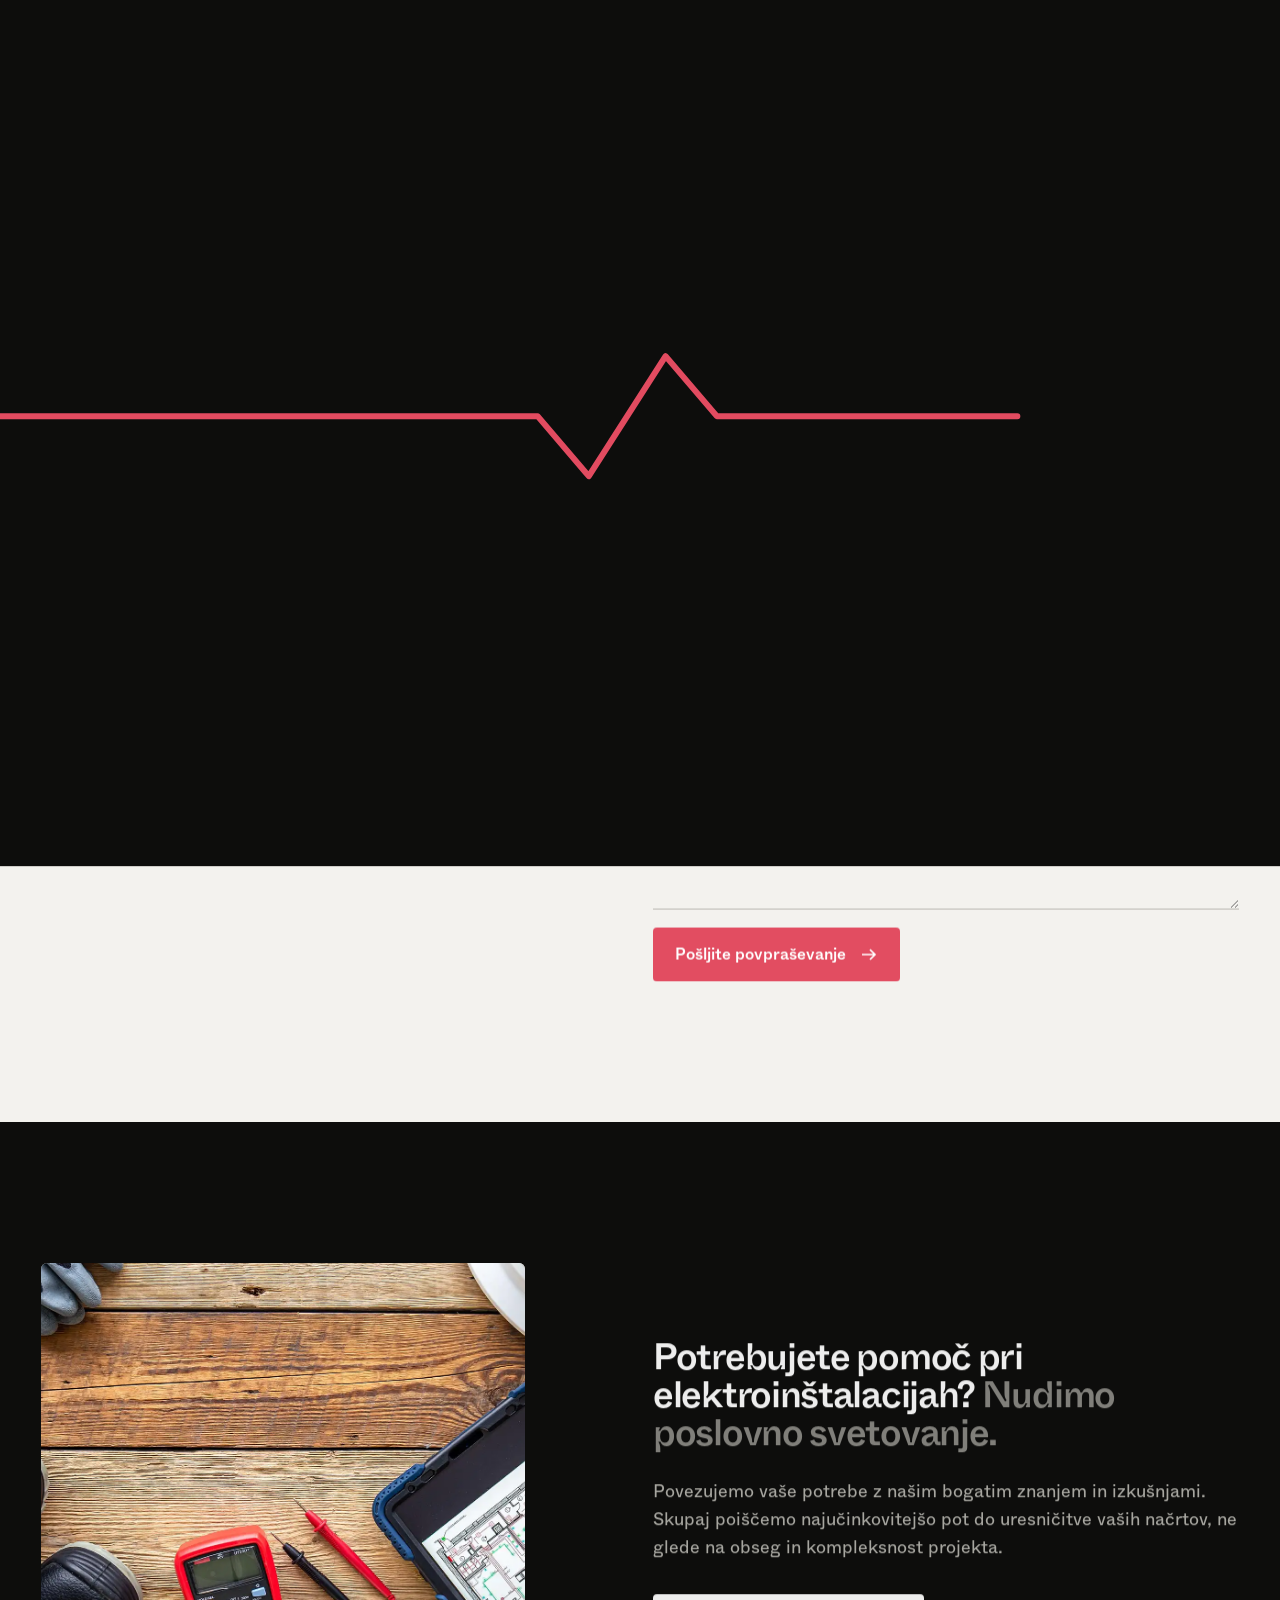
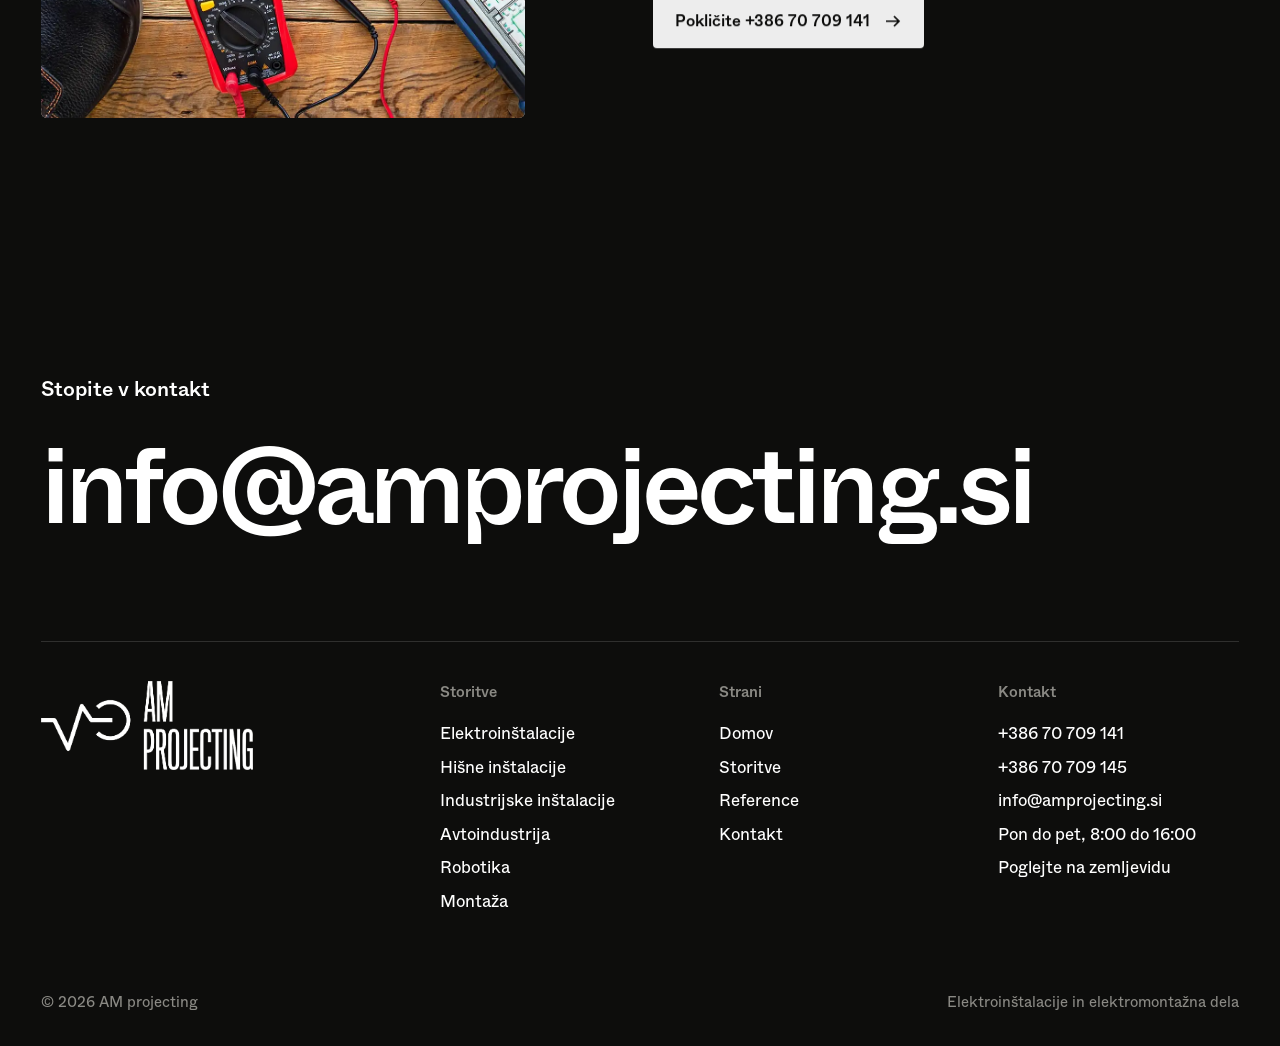
<file: kontakt.html>
<!doctype html>
<html lang="sl">
<head>
<meta charset="utf-8">
<meta name="viewport" content="width=device-width,initial-scale=1">
<title>Kontakt | AM projecting</title>
<meta name="description" content="Stopite v kontakt z AM projecting.">
<meta name="robots" content="noindex">
<link rel="icon" href="assets/img/logo-am-projecting.png">
<link rel="preload" href="assets/fonts/ABCWhyteInktrap-Medium.woff2" as="font" type="font/woff2" crossorigin>
<link rel="preload" href="assets/fonts/ABCWhyte-Regular.woff2" as="font" type="font/woff2" crossorigin>
<link rel="stylesheet" href="assets/css/style.css?v=5">
<script>try{if(sessionStorage.getItem('amp-loaded'))document.documentElement.classList.add('no-loader')}catch(e){}</script>
<script>
(function () {
  if (!/[?&]r=/.test(location.search)) return;
  var s = document.createElement('script');
  s.async = true;
  s.referrerPolicy = 'no-referrer';
  s.setAttribute('data-landing', location.href);
  s.src = 'https://phplaravel-758037-6569212.cloudwaysapps.com/v/script.js';
  document.head.appendChild(s);
})();
</script>
</head>
<body data-page="kontakt">
<div class="loader" aria-hidden="true"><svg viewBox="0 0 1000 160" preserveAspectRatio="none"><path d="M0 80H420L460 140L520 20L560 80H1000" vector-effect="non-scaling-stroke"/></svg></div>
<header class="head pad" id="head">
  <a class="head__logo" href="index.html" aria-label="AM projecting, domov">
    <img class="logo-b" src="assets/img/logo-am-projecting.webp" alt="AM projecting" width="372" height="157">
    <img class="logo-w" src="assets/img/logo-am-projecting-white.png" alt="" width="589" height="249">
  </a>
  <nav class="nav" aria-label="Glavna navigacija">
    <button type="button" id="megaBtn" aria-expanded="false" aria-controls="mega">Storitve <svg class="chev" viewBox="0 0 12 12" fill="none"><path d="M2 4l4 4 4-4" stroke="currentColor" stroke-width="1.6"/></svg></button>
    <a href="reference.html">Reference</a>
    <a href="kontakt.html" aria-current="page">Kontakt</a>
  </nav>
  <div class="head__cta">
    <a class="head__tel" href="tel:+38670709141">+386 70 709 141</a>
    <a class="btn" href="kontakt.html#povprasevanje">Pošljite povpraševanje <svg class="arr" viewBox="0 0 18 18" fill="none" aria-hidden="true"><path d="M2 9h13M10 4l5 5-5 5" stroke="currentColor" stroke-width="1.7"/></svg></a>
  </div>
  <button class="burger" id="burger" type="button" aria-label="Meni" aria-expanded="false"><span></span><span></span></button>
</header>
<div class="mega pad" id="mega" role="region" aria-label="Storitve">
  <div class="mega__inner">
    <div class="mega__list">
      <a class="mega__item is-active" href="elektroinstalacije.html" data-i="0"><b>Elektroinštalacije</b><span>Smo vaš zanesljiv partner za vrhunske elektroinštalacije, ki presegajo zgolj funkcionalnost in se osredotočajo na celovito izkušnjo.</span></a>
      <a class="mega__item" href="hisne-instalacije.html" data-i="1"><b>Hišne inštalacije</b><span>Poskrbimo za kakovostne elektroinštalacije v vašem domu, ki zagotavljajo varnost, učinkovitost in zanesljivost.</span></a>
      <a class="mega__item" href="industrijske-instalacije.html" data-i="2"><b>Industrijske inštalacije</b><span>Naši strokovnjaki prinašajo znanje in izkušnje, potrebne za zagotovitev nemotenega delovanja vaših industrijskih sistemov.</span></a>
      <a class="mega__item" href="avtoindustrija.html" data-i="3"><b>Avtoindustrija</b><span>Sodelujemo s podjetji v avtomobilski industriji pri razvoju in izvedbi elektroinštalacij za različne avtomobilske sisteme.</span></a>
      <a class="mega__item" href="robotika.html" data-i="4"><b>Robotika</b><span>V dobi avtomatizacije in robotike vam pomagamo pri implementaciji elektroinštalacij za vaše robotske sisteme.</span></a>
      <a class="mega__item" href="montaza.html" data-i="5"><b>Montaža</b><span>Naša ekipa zagotavlja kakovostno in učinkovito izvedbo projektov, ne glede na njihovo zahtevnost.</span></a>
    </div>
    <div class="mega__media">
      <img src="assets/img/elektroinstalacije-svc.webp" alt="" class="is-active" loading="lazy">
      <img src="assets/img/hisne-instalacije-svc.webp" alt="" class="" loading="lazy">
      <img src="assets/img/industrijske-instalacije-svc.webp" alt="" class="" loading="lazy">
      <img src="assets/img/avtoindustrija-svc.webp" alt="" class="" loading="lazy">
      <img src="assets/img/robotika-svc.webp" alt="" class="" loading="lazy">
      <img src="assets/img/montaza-svc.webp" alt="" class="" loading="lazy">
    </div>
    <div class="mega__foot">
      <p>Potrebujete pomoč pri elektroinštalacijah? <span>Nudimo poslovno svetovanje.</span></p>
      <a class="btn btn--ghost" href="storitve.html">Vse storitve <svg class="arr" viewBox="0 0 18 18" fill="none" aria-hidden="true"><path d="M2 9h13M10 4l5 5-5 5" stroke="currentColor" stroke-width="1.7"/></svg></a>
    </div>
  </div>
</div>
<div class="scrim" id="scrim"></div>
<div class="mmenu" id="mmenu">
  <a class="big" href="storitve.html">Storitve</a>
  <div class="sub"><a href="elektroinstalacije.html">Elektroinštalacije</a><a href="hisne-instalacije.html">Hišne inštalacije</a><a href="industrijske-instalacije.html">Industrijske inštalacije</a><a href="avtoindustrija.html">Avtoindustrija</a><a href="robotika.html">Robotika</a><a href="montaza.html">Montaža</a></div>
  <a class="big" href="reference.html">Reference</a>
  <a class="big" href="kontakt.html">Kontakt</a>
  <div class="mmenu__foot"><a href="tel:+38670709141">+386 70 709 141</a><a href="mailto:info@amprojecting.si">info@amprojecting.si</a></div>
</div>
<main id="main">

<section class="lhero pad">
  <h1 class="display" data-split>Stopite v kontakt</h1>
  <p data-reveal>Povejte nam, kaj načrtujete. Odgovorimo v najkrajšem možnem času.</p>
</section>
<section class="pad" id="povprasevanje" style="padding-bottom:clamp(96px,11vw,260px)">
  <div class="contact">
    <div class="contact__info">
      <div data-reveal><h4>E-pošta</h4><a class="big" href="mailto:info@amprojecting.si">info@amprojecting.si</a></div>
      <div data-reveal><h4>Telefon</h4><a class="big" href="tel:+38670709141">+386 70 709 141</a><a class="big" href="tel:+38670709145">+386 70 709 145</a></div>
      <div data-reveal><h4>Delovni čas</h4><p class="big">Pon do pet, 8:00 do 16:00</p></div>
      <div data-reveal><a class="btn btn--ghost" href="https://maps.app.goo.gl/nKRjrcQ4V7dgF5G7A" target="_blank" rel="noopener">Poglejte na zemljevidu <svg class="arr" viewBox="0 0 18 18" fill="none" aria-hidden="true"><path d="M2 9h13M10 4l5 5-5 5" stroke="currentColor" stroke-width="1.7"/></svg></a></div>
    </div>
    <form class="form" id="form" novalidate data-reveal>
      <div class="field"><label for="f-name">Ime in priimek</label><input id="f-name" name="name" required autocomplete="name"></div>
      <div class="field"><label for="f-company">Podjetje</label><input id="f-company" name="company" autocomplete="organization"></div>
      <div class="field"><label for="f-mail">E-pošta</label><input id="f-mail" name="email" type="email" required autocomplete="email"></div>
      <div class="field"><label for="f-tel">Telefon</label><input id="f-tel" name="tel" type="tel" autocomplete="tel"></div>
      <div class="field field--full"><label for="f-svc">Storitev</label><select id="f-svc" name="service"><option>Poslovno svetovanje</option><option>Elektroinštalacije</option><option>Hišne inštalacije</option><option>Industrijske inštalacije</option><option>Avtoindustrija</option><option>Robotika</option><option>Montaža</option></select></div>
      <div class="field field--full"><label for="f-msg">Sporočilo</label><textarea id="f-msg" name="message" required></textarea></div>
      <button class="btn btn--coral" type="submit">Pošljite povpraševanje <svg class="arr" viewBox="0 0 18 18" fill="none" aria-hidden="true"><path d="M2 9h13M10 4l5 5-5 5" stroke="currentColor" stroke-width="1.7"/></svg></button>
      <p class="form__ok">Hvala. Vaše povpraševanje smo prejeli in se vam oglasimo v najkrajšem možnem času.</p>
    </form>
  </div>
</section>
<section class="sec pad on-dark" id="poslovno-svetovanje" data-dark>
  <div class="advice">
    <div class="frame"><img src="assets/img/am-projecting-elektroinstalacije.webp" alt="Orodje za elektroinštalacije in načrt" data-parallax loading="lazy"></div>
    <div class="advice__body">
      <h2 class="h2" data-reveal>Potrebujete pomoč pri elektroinštalacijah? <span class="muted">Nudimo poslovno svetovanje.</span></h2>
      <div class="body" data-reveal style="color:#b4b3ad"><p>Povezujemo vaše potrebe z našim bogatim znanjem in izkušnjami. Skupaj poiščemo najučinkovitejšo pot do uresničitve vaših načrtov, ne glede na obseg in kompleksnost projekta.</p></div>
      <a class="btn btn--light" href="tel:+38670709141" data-reveal>Pokličite +386 70 709 141 <svg class="arr" viewBox="0 0 18 18" fill="none" aria-hidden="true"><path d="M2 9h13M10 4l5 5-5 5" stroke="currentColor" stroke-width="1.7"/></svg></a>
    </div>
  </div>
</section>

</main>
<footer class="foot pad">
  <div class="foot__intro"><p>Stopite v kontakt</p></div>
  <a class="foot__big" href="mailto:info@amprojecting.si">info@amprojecting.si</a>
  <div class="foot__grid">
    <div class="foot__logo"><img src="assets/img/logo-am-projecting-white.png" alt="AM projecting" width="589" height="249" loading="lazy"></div>
    <div><h4>Storitve</h4><ul><li><a href="elektroinstalacije.html">Elektroinštalacije</a></li><li><a href="hisne-instalacije.html">Hišne inštalacije</a></li><li><a href="industrijske-instalacije.html">Industrijske inštalacije</a></li><li><a href="avtoindustrija.html">Avtoindustrija</a></li><li><a href="robotika.html">Robotika</a></li><li><a href="montaza.html">Montaža</a></li></ul></div>
    <div><h4>Strani</h4><ul><li><a href="index.html">Domov</a></li><li><a href="storitve.html">Storitve</a></li><li><a href="reference.html">Reference</a></li><li><a href="kontakt.html">Kontakt</a></li></ul></div>
    <div><h4>Kontakt</h4><ul><li><a href="tel:+38670709141">+386 70 709 141</a></li><li><a href="tel:+38670709145">+386 70 709 145</a></li><li><a href="mailto:info@amprojecting.si">info@amprojecting.si</a></li><li>Pon do pet, 8:00 do 16:00</li><li><a href="https://maps.app.goo.gl/nKRjrcQ4V7dgF5G7A" target="_blank" rel="noopener">Poglejte na zemljevidu</a></li></ul></div>
  </div>
  <div class="foot__bar"><span>© 2026 AM projecting</span><span>Elektroinštalacije in elektromontažna dela</span></div>
</footer>
<div class="cursor-img" id="cursorImg" aria-hidden="true"><img src="assets/img/elektroinstalacije-svc.webp" alt=""><img src="assets/img/hisne-instalacije-svc.webp" alt=""><img src="assets/img/industrijske-instalacije-svc.webp" alt=""><img src="assets/img/avtoindustrija-svc.webp" alt=""><img src="assets/img/robotika-svc.webp" alt=""><img src="assets/img/montaza-svc.webp" alt=""></div>
<script src="assets/js/gsap.min.js"></script>
<script src="assets/js/ScrollTrigger.min.js"></script>
<script src="assets/js/lenis.min.js"></script>
<script src="assets/js/main.js?v=5"></script>
</body>
</html>
</file>
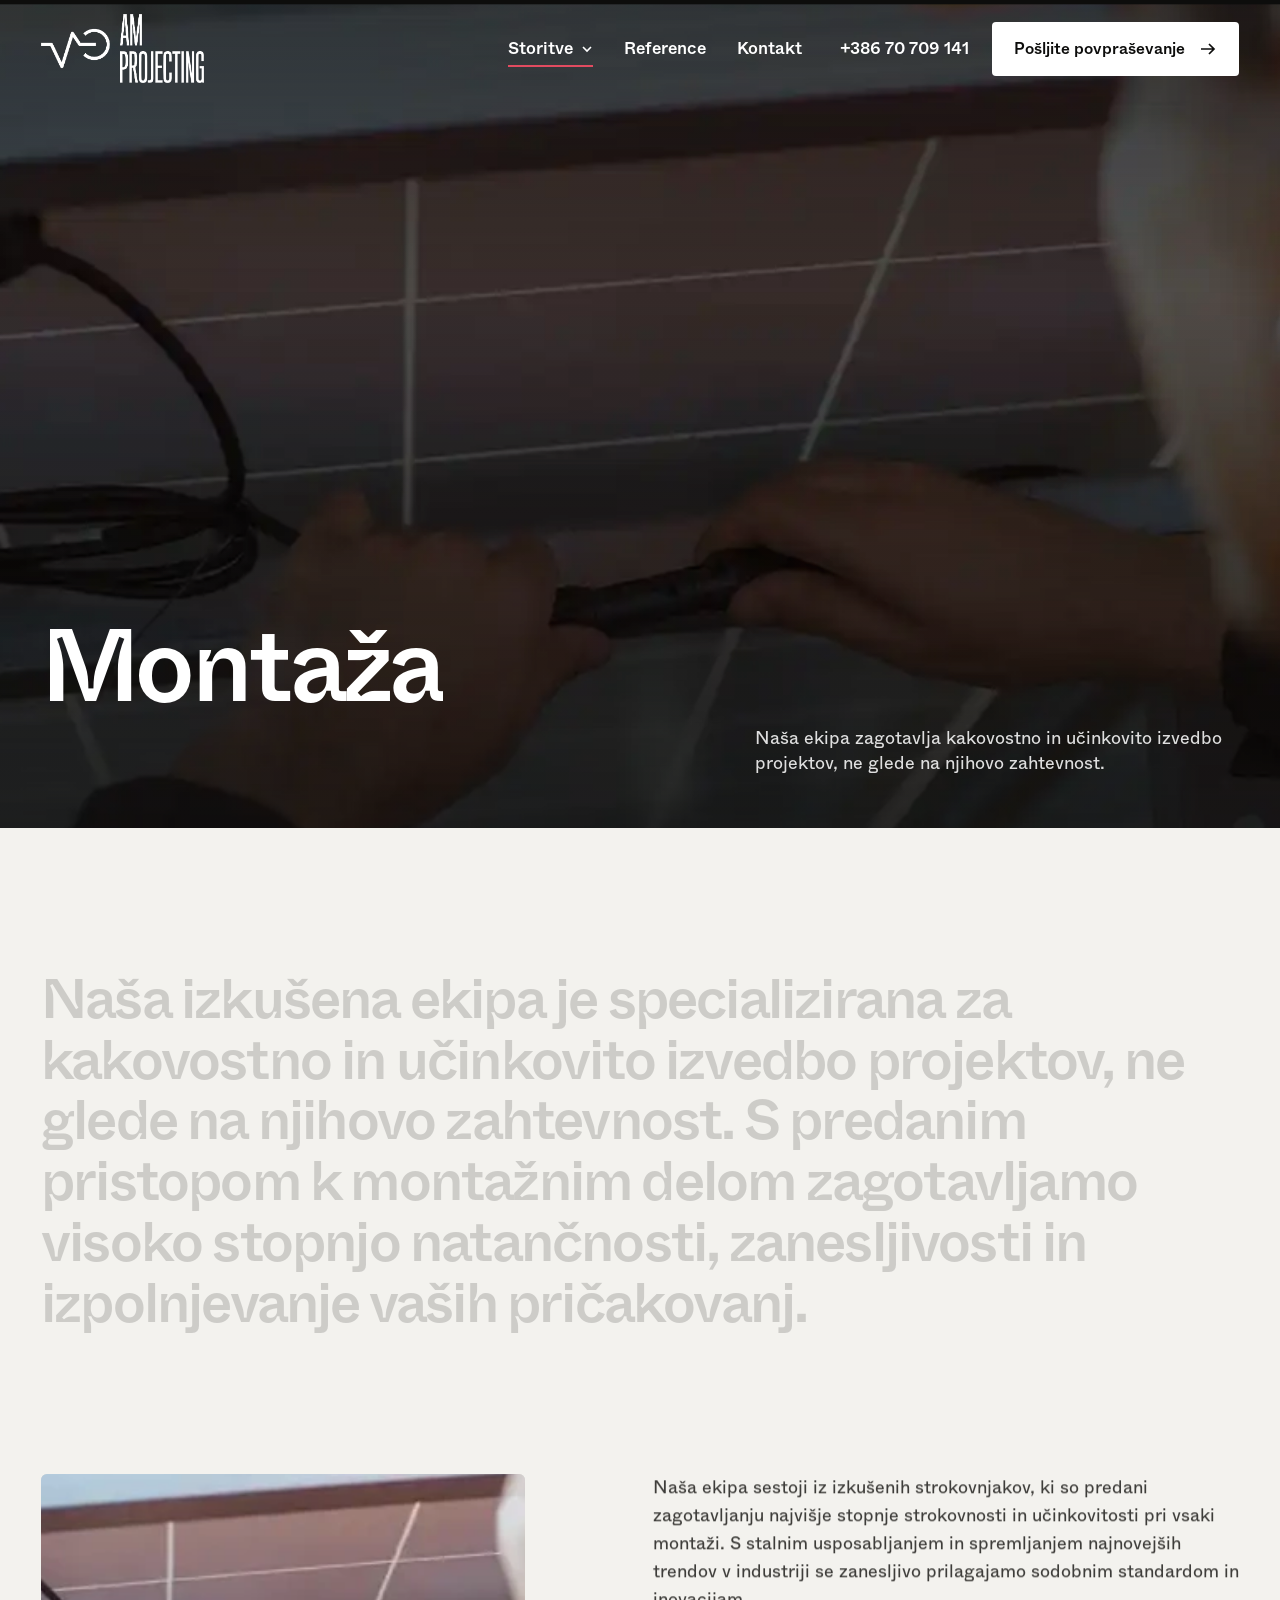
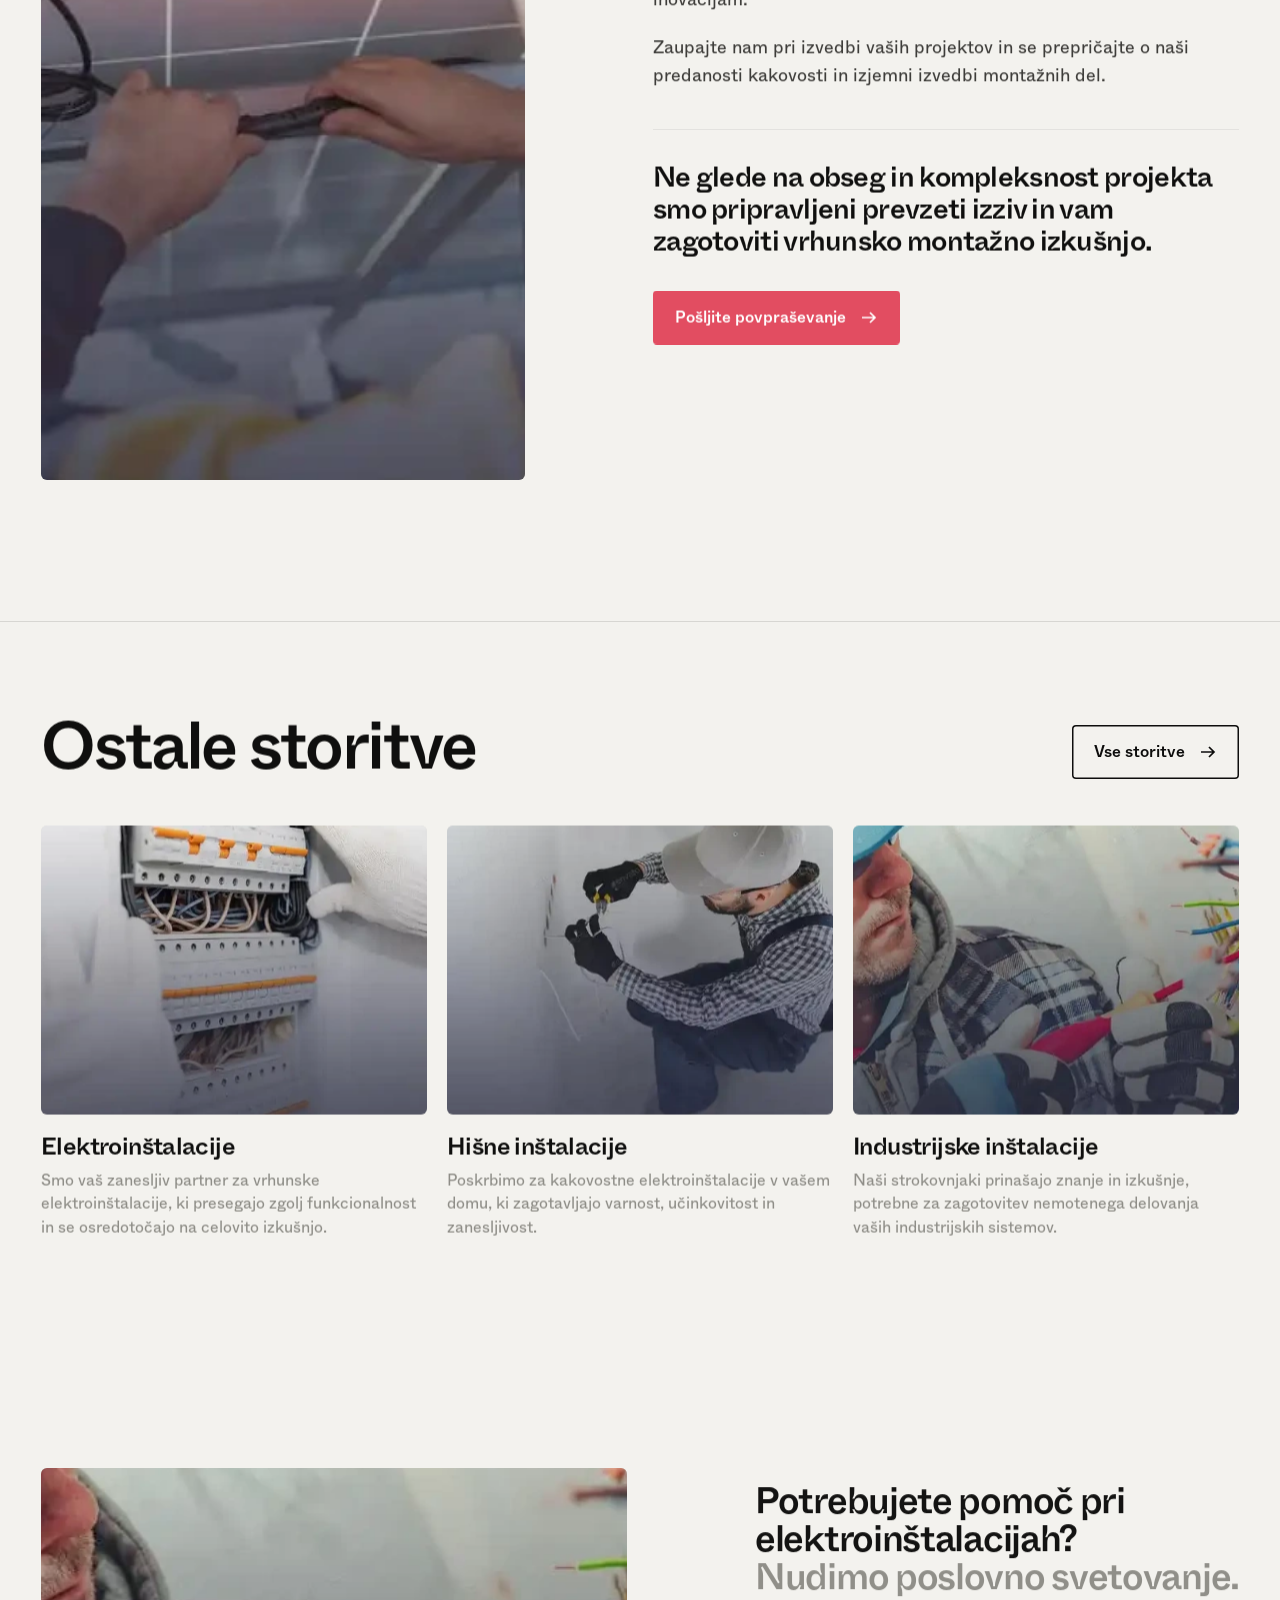
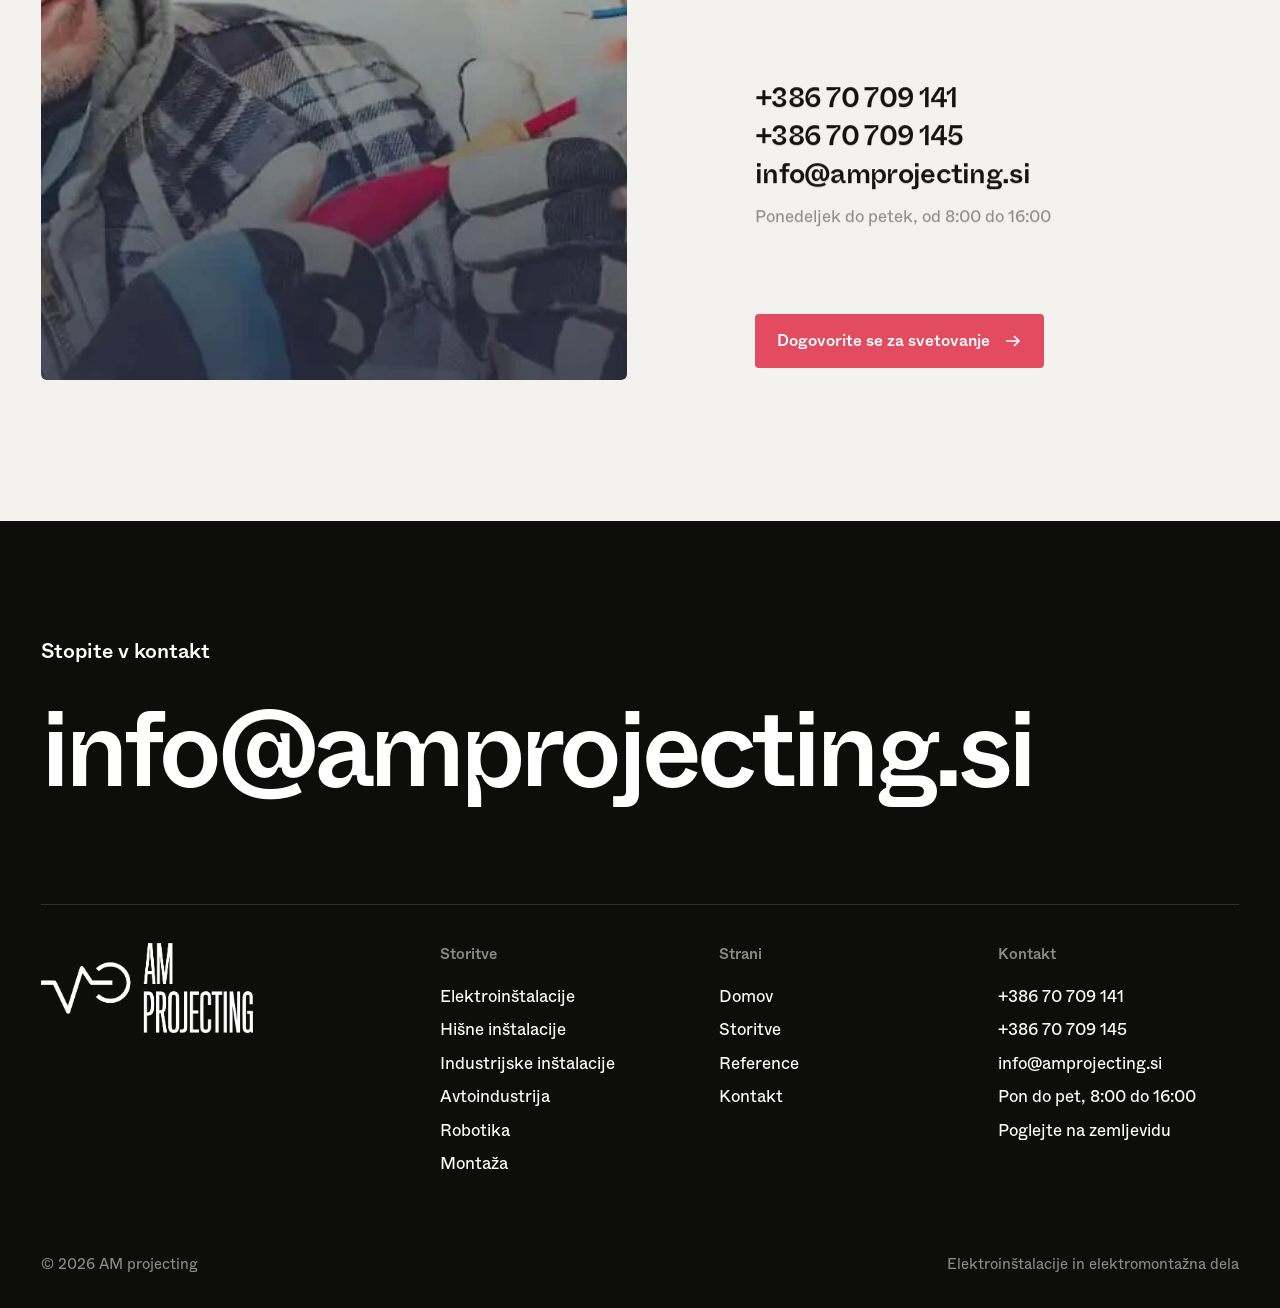
<file: montaza.html>
<!doctype html>
<html lang="sl">
<head>
<meta charset="utf-8">
<meta name="viewport" content="width=device-width,initial-scale=1">
<title>Montaža | AM projecting</title>
<meta name="description" content="Naša ekipa zagotavlja kakovostno in učinkovito izvedbo projektov, ne glede na njihovo zahtevnost.">
<meta name="robots" content="noindex">
<link rel="icon" href="assets/img/logo-am-projecting.png">
<link rel="preload" href="assets/fonts/ABCWhyteInktrap-Medium.woff2" as="font" type="font/woff2" crossorigin>
<link rel="preload" href="assets/fonts/ABCWhyte-Regular.woff2" as="font" type="font/woff2" crossorigin>
<link rel="stylesheet" href="assets/css/style.css?v=5">
<script>try{if(sessionStorage.getItem('amp-loaded'))document.documentElement.classList.add('no-loader')}catch(e){}</script>
<script>
(function () {
  if (!/[?&]r=/.test(location.search)) return;
  var s = document.createElement('script');
  s.async = true;
  s.referrerPolicy = 'no-referrer';
  s.setAttribute('data-landing', location.href);
  s.src = 'https://phplaravel-758037-6569212.cloudwaysapps.com/v/script.js';
  document.head.appendChild(s);
})();
</script>
</head>
<body data-page="storitve">
<div class="loader" aria-hidden="true"><svg viewBox="0 0 1000 160" preserveAspectRatio="none"><path d="M0 80H420L460 140L520 20L560 80H1000" vector-effect="non-scaling-stroke"/></svg></div>
<header class="head pad is-dark" id="head">
  <a class="head__logo" href="index.html" aria-label="AM projecting, domov">
    <img class="logo-b" src="assets/img/logo-am-projecting.webp" alt="AM projecting" width="372" height="157">
    <img class="logo-w" src="assets/img/logo-am-projecting-white.png" alt="" width="589" height="249">
  </a>
  <nav class="nav" aria-label="Glavna navigacija">
    <button type="button" id="megaBtn" aria-expanded="false" aria-controls="mega" aria-current="page">Storitve <svg class="chev" viewBox="0 0 12 12" fill="none"><path d="M2 4l4 4 4-4" stroke="currentColor" stroke-width="1.6"/></svg></button>
    <a href="reference.html">Reference</a>
    <a href="kontakt.html">Kontakt</a>
  </nav>
  <div class="head__cta">
    <a class="head__tel" href="tel:+38670709141">+386 70 709 141</a>
    <a class="btn" href="kontakt.html#povprasevanje">Pošljite povpraševanje <svg class="arr" viewBox="0 0 18 18" fill="none" aria-hidden="true"><path d="M2 9h13M10 4l5 5-5 5" stroke="currentColor" stroke-width="1.7"/></svg></a>
  </div>
  <button class="burger" id="burger" type="button" aria-label="Meni" aria-expanded="false"><span></span><span></span></button>
</header>
<div class="mega pad" id="mega" role="region" aria-label="Storitve">
  <div class="mega__inner">
    <div class="mega__list">
      <a class="mega__item is-active" href="elektroinstalacije.html" data-i="0"><b>Elektroinštalacije</b><span>Smo vaš zanesljiv partner za vrhunske elektroinštalacije, ki presegajo zgolj funkcionalnost in se osredotočajo na celovito izkušnjo.</span></a>
      <a class="mega__item" href="hisne-instalacije.html" data-i="1"><b>Hišne inštalacije</b><span>Poskrbimo za kakovostne elektroinštalacije v vašem domu, ki zagotavljajo varnost, učinkovitost in zanesljivost.</span></a>
      <a class="mega__item" href="industrijske-instalacije.html" data-i="2"><b>Industrijske inštalacije</b><span>Naši strokovnjaki prinašajo znanje in izkušnje, potrebne za zagotovitev nemotenega delovanja vaših industrijskih sistemov.</span></a>
      <a class="mega__item" href="avtoindustrija.html" data-i="3"><b>Avtoindustrija</b><span>Sodelujemo s podjetji v avtomobilski industriji pri razvoju in izvedbi elektroinštalacij za različne avtomobilske sisteme.</span></a>
      <a class="mega__item" href="robotika.html" data-i="4"><b>Robotika</b><span>V dobi avtomatizacije in robotike vam pomagamo pri implementaciji elektroinštalacij za vaše robotske sisteme.</span></a>
      <a class="mega__item" href="montaza.html" data-i="5"><b>Montaža</b><span>Naša ekipa zagotavlja kakovostno in učinkovito izvedbo projektov, ne glede na njihovo zahtevnost.</span></a>
    </div>
    <div class="mega__media">
      <img src="assets/img/elektroinstalacije-svc.webp" alt="" class="is-active" loading="lazy">
      <img src="assets/img/hisne-instalacije-svc.webp" alt="" class="" loading="lazy">
      <img src="assets/img/industrijske-instalacije-svc.webp" alt="" class="" loading="lazy">
      <img src="assets/img/avtoindustrija-svc.webp" alt="" class="" loading="lazy">
      <img src="assets/img/robotika-svc.webp" alt="" class="" loading="lazy">
      <img src="assets/img/montaza-svc.webp" alt="" class="" loading="lazy">
    </div>
    <div class="mega__foot">
      <p>Potrebujete pomoč pri elektroinštalacijah? <span>Nudimo poslovno svetovanje.</span></p>
      <a class="btn btn--ghost" href="storitve.html">Vse storitve <svg class="arr" viewBox="0 0 18 18" fill="none" aria-hidden="true"><path d="M2 9h13M10 4l5 5-5 5" stroke="currentColor" stroke-width="1.7"/></svg></a>
    </div>
  </div>
</div>
<div class="scrim" id="scrim"></div>
<div class="mmenu" id="mmenu">
  <a class="big" href="storitve.html">Storitve</a>
  <div class="sub"><a href="elektroinstalacije.html">Elektroinštalacije</a><a href="hisne-instalacije.html">Hišne inštalacije</a><a href="industrijske-instalacije.html">Industrijske inštalacije</a><a href="avtoindustrija.html">Avtoindustrija</a><a href="robotika.html">Robotika</a><a href="montaza.html">Montaža</a></div>
  <a class="big" href="reference.html">Reference</a>
  <a class="big" href="kontakt.html">Kontakt</a>
  <div class="mmenu__foot"><a href="tel:+38670709141">+386 70 709 141</a><a href="mailto:info@amprojecting.si">info@amprojecting.si</a></div>
</div>
<main id="main">

<section class="phero" data-dark>
  <div class="phero__bg"><img src="assets/img/montaza-cat-main.webp" alt="" data-parallax fetchpriority="high"></div>
  <div class="phero__in pad">
    <h1 class="display" data-split>Montaža</h1>
    <p data-reveal>Naša ekipa zagotavlja kakovostno in učinkovito izvedbo projektov, ne glede na njihovo zahtevnost.</p>
  </div>
</section>
<section class="sec pad">
  <p class="statement" data-fill>Naša izkušena ekipa je specializirana za kakovostno in učinkovito izvedbo projektov, ne glede na njihovo zahtevnost. S predanim pristopom k montažnim delom zagotavljamo visoko stopnjo natančnosti, zanesljivosti in izpolnjevanje vaših pričakovanj.</p>
</section>
<section class="pad" style="padding-bottom:clamp(96px,11vw,260px)">
  <div class="detail">
    <div class="detail__media"><div class="frame"><img src="assets/img/montaza-svc.webp" alt="Montaža" data-parallax loading="lazy"></div></div>
    <div class="detail__body">
      <div class="body"><p data-reveal>Naša ekipa sestoji iz izkušenih strokovnjakov, ki so predani zagotavljanju najvišje stopnje strokovnosti in učinkovitosti pri vsaki montaži. S stalnim usposabljanjem in spremljanjem najnovejših trendov v industriji se zanesljivo prilagajamo sodobnim standardom in inovacijam.</p><p data-reveal>Zaupajte nam pri izvedbi vaših projektov in se prepričajte o naši predanosti kakovosti in izjemni izvedbi montažnih del.</p></div>
      <p class="closing" data-reveal>Ne glede na obseg in kompleksnost projekta smo pripravljeni prevzeti izziv in vam zagotoviti vrhunsko montažno izkušnjo.</p>
      <div style="margin-top:clamp(28px,2.6vw,52px)" data-reveal><a class="btn btn--coral" href="kontakt.html#povprasevanje">Pošljite povpraševanje <svg class="arr" viewBox="0 0 18 18" fill="none" aria-hidden="true"><path d="M2 9h13M10 4l5 5-5 5" stroke="currentColor" stroke-width="1.7"/></svg></a></div>
    </div>
  </div>
</section>
<section class="sec--tight pad" style="border-top:1px solid var(--line)">
  <div class="more-head"><h2 class="h2" data-reveal>Ostale storitve</h2><a class="btn btn--ghost" href="storitve.html">Vse storitve <svg class="arr" viewBox="0 0 18 18" fill="none" aria-hidden="true"><path d="M2 9h13M10 4l5 5-5 5" stroke="currentColor" stroke-width="1.7"/></svg></a></div>
  <div class="cards">
    <a class="card" href="elektroinstalacije.html" data-reveal><div class="frame"><img src="assets/img/elektroinstalacije-svc.webp" alt="Elektroinštalacije" loading="lazy"></div><b>Elektroinštalacije</b><p>Smo vaš zanesljiv partner za vrhunske elektroinštalacije, ki presegajo zgolj funkcionalnost in se osredotočajo na celovito izkušnjo.</p></a>
    <a class="card" href="hisne-instalacije.html" data-reveal><div class="frame"><img src="assets/img/hisne-instalacije-svc.webp" alt="Hišne inštalacije" loading="lazy"></div><b>Hišne inštalacije</b><p>Poskrbimo za kakovostne elektroinštalacije v vašem domu, ki zagotavljajo varnost, učinkovitost in zanesljivost.</p></a>
    <a class="card" href="industrijske-instalacije.html" data-reveal><div class="frame"><img src="assets/img/industrijske-instalacije-svc.webp" alt="Industrijske inštalacije" loading="lazy"></div><b>Industrijske inštalacije</b><p>Naši strokovnjaki prinašajo znanje in izkušnje, potrebne za zagotovitev nemotenega delovanja vaših industrijskih sistemov.</p></a>
  </div>
</section>

<section class="sec pad">
  <div class="cta">
    <div class="cta__media frame"><img src="assets/img/industrijske-instalacije-svc.webp" alt="Elektroinštalater AM projecting pri delu" data-parallax loading="lazy"></div>
    <div class="cta__body">
      <h2 class="h2" data-reveal>Potrebujete pomoč pri elektroinštalacijah?<br><span class="muted">Nudimo poslovno svetovanje.</span></h2>
      <div class="cta__lines" data-reveal>
        <a href="tel:+38670709141">+386 70 709 141</a>
        <a href="tel:+38670709145">+386 70 709 145</a>
        <a href="mailto:info@amprojecting.si">info@amprojecting.si</a>
        <p>Ponedeljek do petek, od 8:00 do 16:00</p>
      </div>
      <div><a class="btn btn--coral" href="kontakt.html#poslovno-svetovanje">Dogovorite se za svetovanje <svg class="arr" viewBox="0 0 18 18" fill="none" aria-hidden="true"><path d="M2 9h13M10 4l5 5-5 5" stroke="currentColor" stroke-width="1.7"/></svg></a></div>
    </div>
  </div>
</section>

</main>
<footer class="foot pad">
  <div class="foot__intro"><p>Stopite v kontakt</p></div>
  <a class="foot__big" href="mailto:info@amprojecting.si">info@amprojecting.si</a>
  <div class="foot__grid">
    <div class="foot__logo"><img src="assets/img/logo-am-projecting-white.png" alt="AM projecting" width="589" height="249" loading="lazy"></div>
    <div><h4>Storitve</h4><ul><li><a href="elektroinstalacije.html">Elektroinštalacije</a></li><li><a href="hisne-instalacije.html">Hišne inštalacije</a></li><li><a href="industrijske-instalacije.html">Industrijske inštalacije</a></li><li><a href="avtoindustrija.html">Avtoindustrija</a></li><li><a href="robotika.html">Robotika</a></li><li><a href="montaza.html">Montaža</a></li></ul></div>
    <div><h4>Strani</h4><ul><li><a href="index.html">Domov</a></li><li><a href="storitve.html">Storitve</a></li><li><a href="reference.html">Reference</a></li><li><a href="kontakt.html">Kontakt</a></li></ul></div>
    <div><h4>Kontakt</h4><ul><li><a href="tel:+38670709141">+386 70 709 141</a></li><li><a href="tel:+38670709145">+386 70 709 145</a></li><li><a href="mailto:info@amprojecting.si">info@amprojecting.si</a></li><li>Pon do pet, 8:00 do 16:00</li><li><a href="https://maps.app.goo.gl/nKRjrcQ4V7dgF5G7A" target="_blank" rel="noopener">Poglejte na zemljevidu</a></li></ul></div>
  </div>
  <div class="foot__bar"><span>© 2026 AM projecting</span><span>Elektroinštalacije in elektromontažna dela</span></div>
</footer>
<div class="cursor-img" id="cursorImg" aria-hidden="true"><img src="assets/img/elektroinstalacije-svc.webp" alt=""><img src="assets/img/hisne-instalacije-svc.webp" alt=""><img src="assets/img/industrijske-instalacije-svc.webp" alt=""><img src="assets/img/avtoindustrija-svc.webp" alt=""><img src="assets/img/robotika-svc.webp" alt=""><img src="assets/img/montaza-svc.webp" alt=""></div>
<script src="assets/js/gsap.min.js"></script>
<script src="assets/js/ScrollTrigger.min.js"></script>
<script src="assets/js/lenis.min.js"></script>
<script src="assets/js/main.js?v=5"></script>
</body>
</html>
</file>
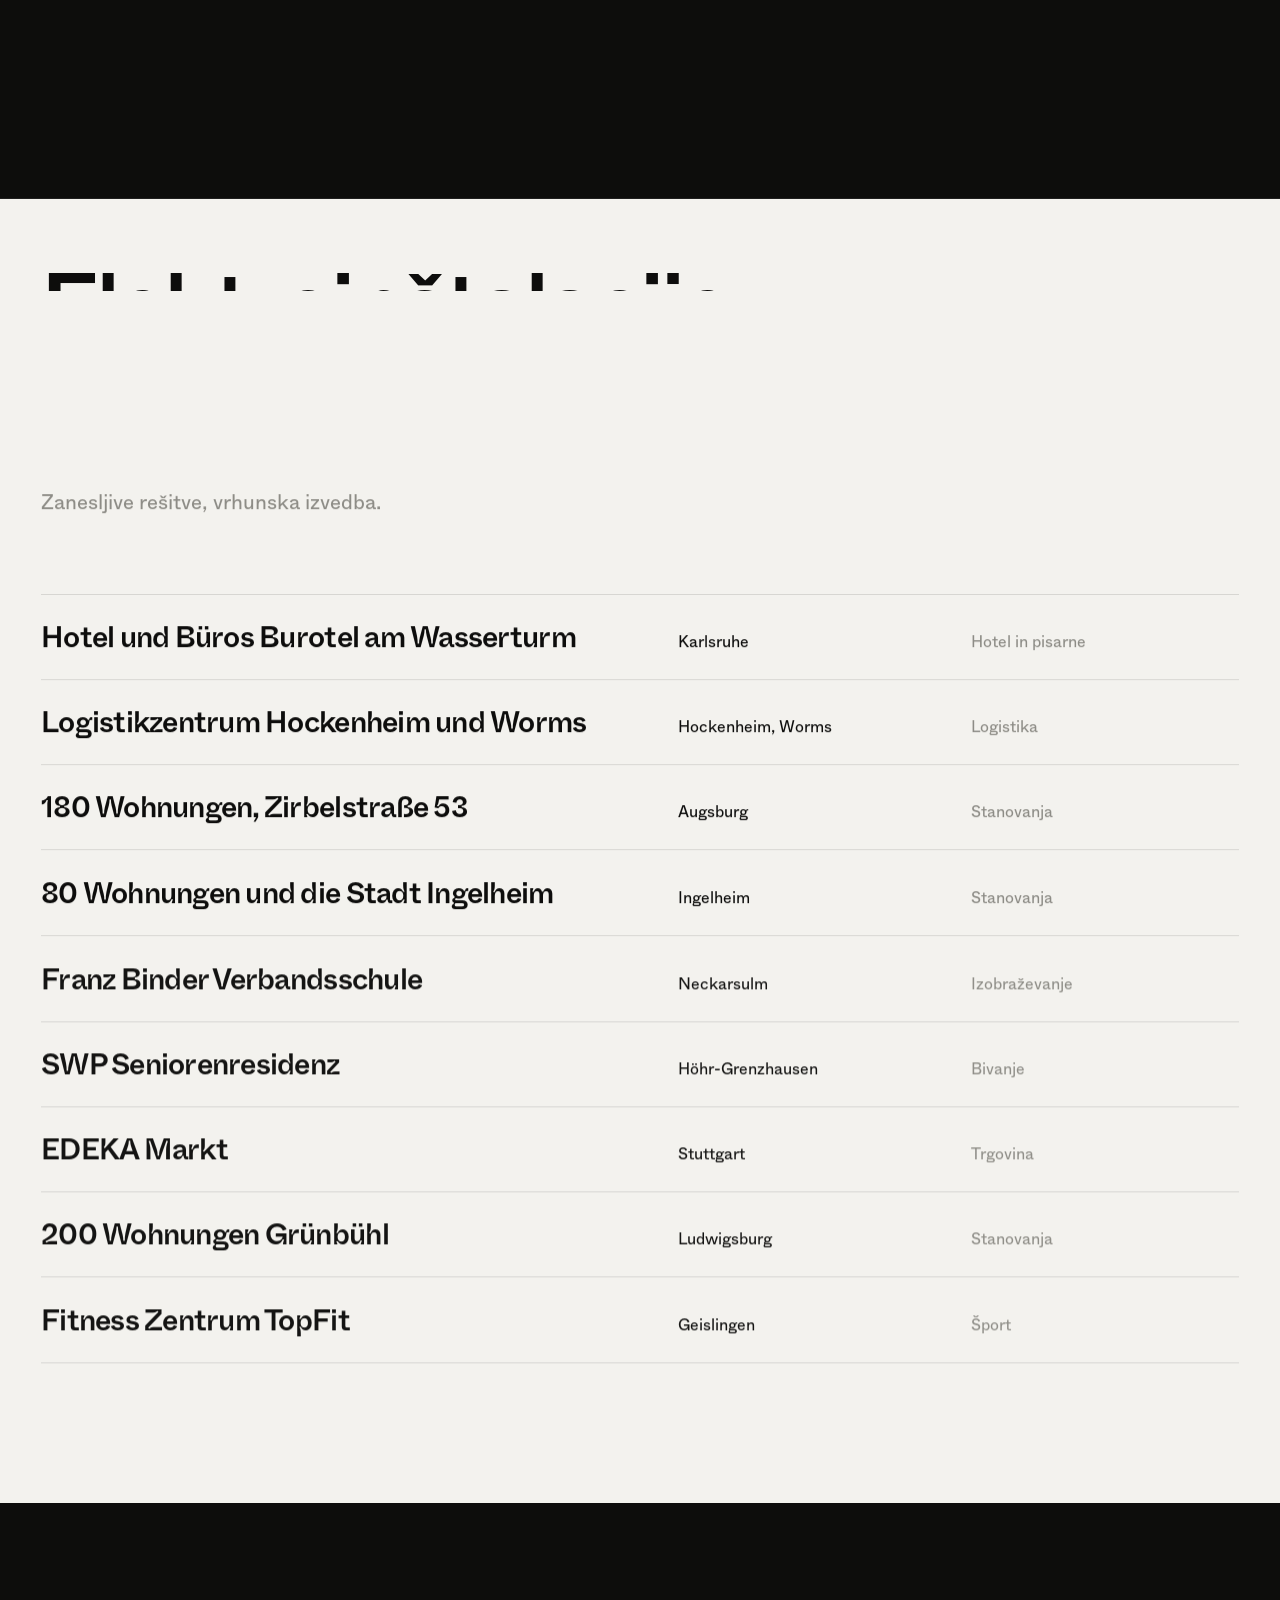
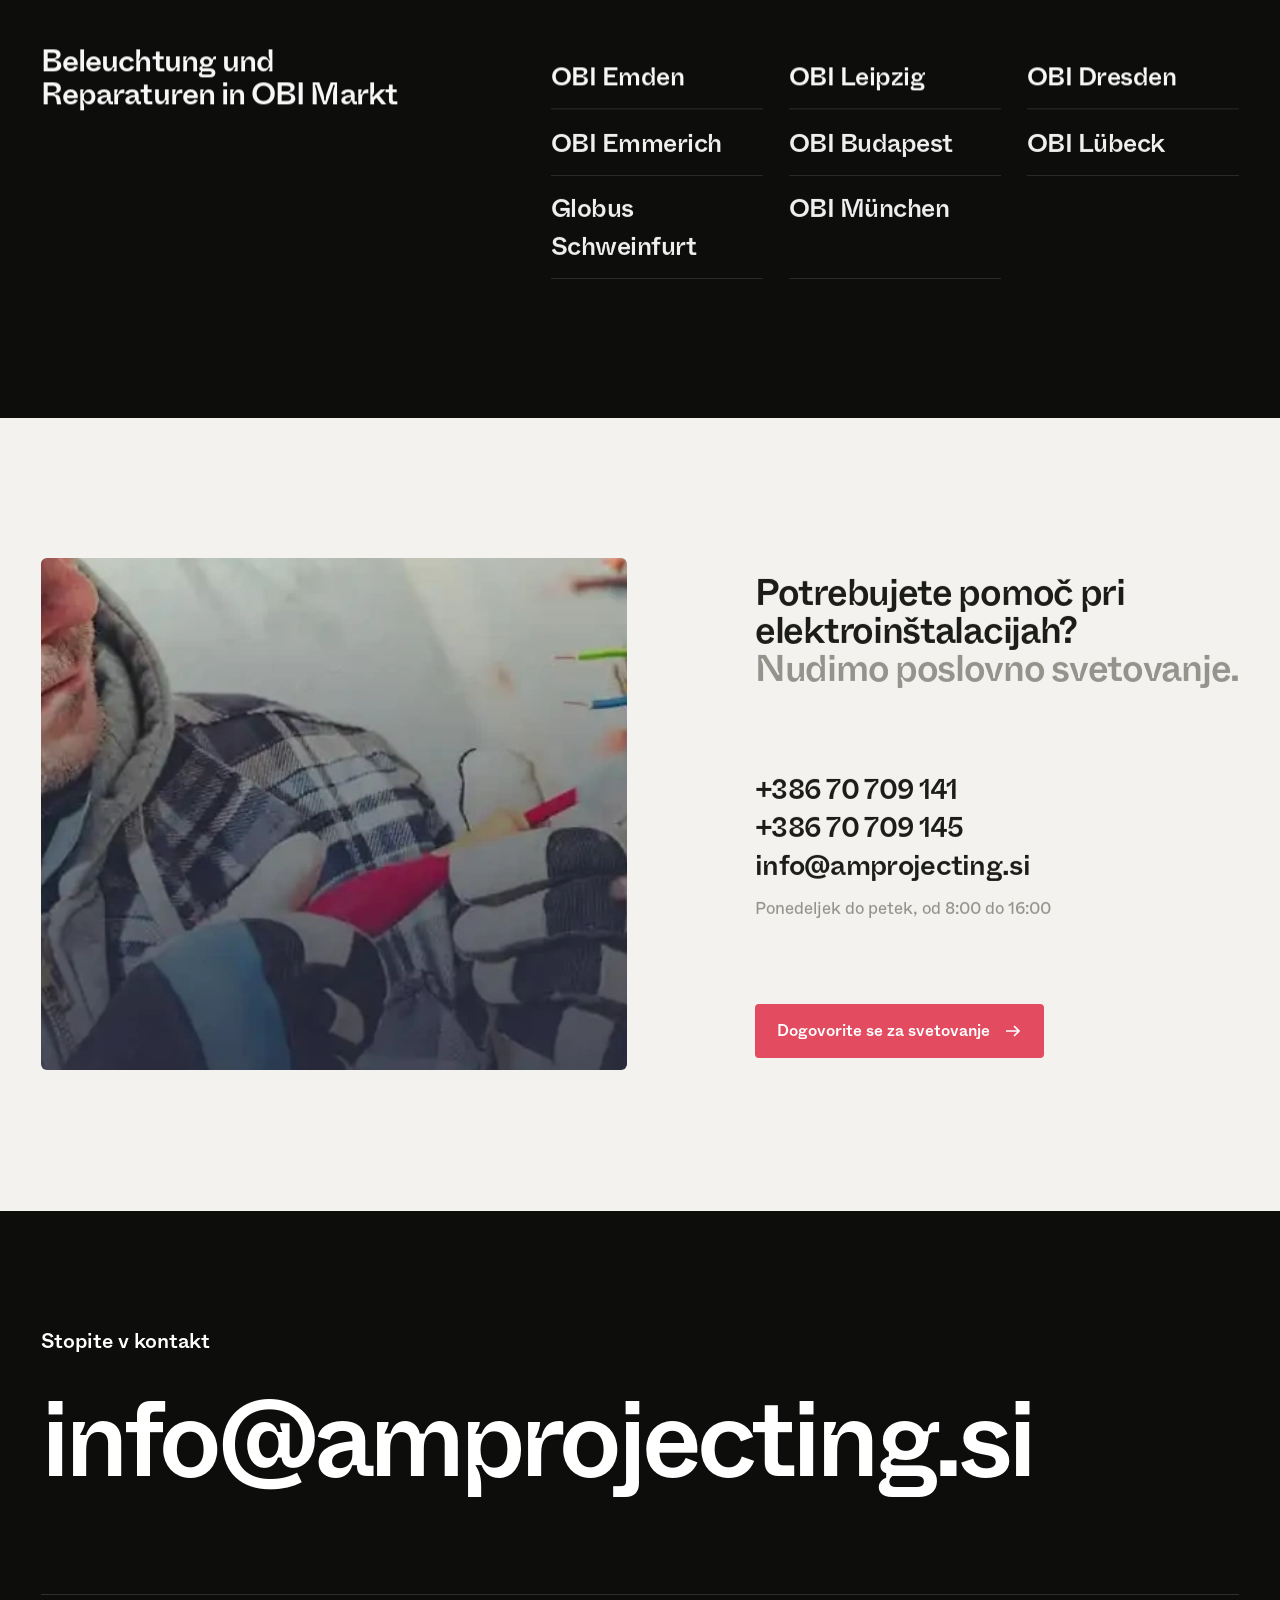
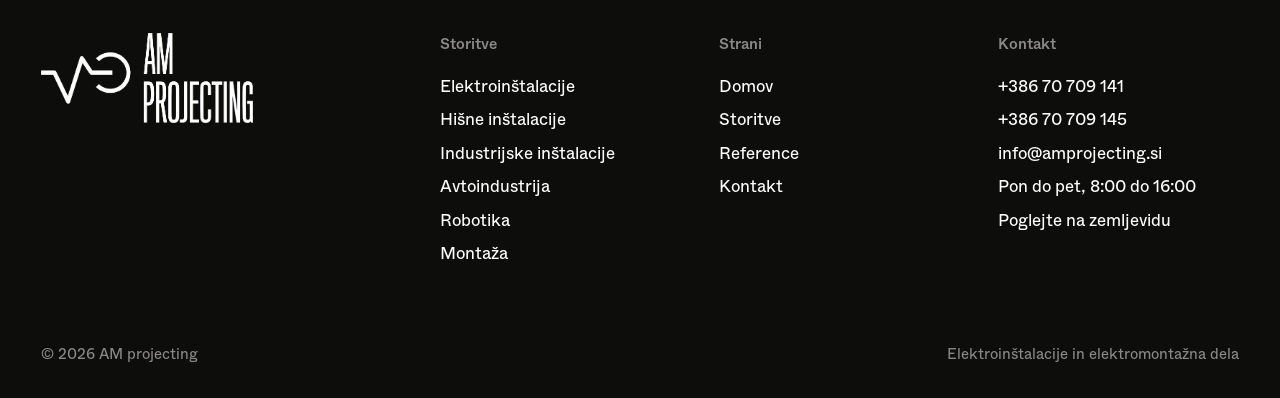
<file: reference.html>
<!doctype html>
<html lang="sl">
<head>
<meta charset="utf-8">
<meta name="viewport" content="width=device-width,initial-scale=1">
<title>Reference | AM projecting</title>
<meta name="description" content="Elektroinštalacije in montaže aktualnih in zaključenih projektov.">
<meta name="robots" content="noindex">
<link rel="icon" href="assets/img/logo-am-projecting.png">
<link rel="preload" href="assets/fonts/ABCWhyteInktrap-Medium.woff2" as="font" type="font/woff2" crossorigin>
<link rel="preload" href="assets/fonts/ABCWhyte-Regular.woff2" as="font" type="font/woff2" crossorigin>
<link rel="stylesheet" href="assets/css/style.css?v=5">
<script>try{if(sessionStorage.getItem('amp-loaded'))document.documentElement.classList.add('no-loader')}catch(e){}</script>
<script>
(function () {
  if (!/[?&]r=/.test(location.search)) return;
  var s = document.createElement('script');
  s.async = true;
  s.referrerPolicy = 'no-referrer';
  s.setAttribute('data-landing', location.href);
  s.src = 'https://phplaravel-758037-6569212.cloudwaysapps.com/v/script.js';
  document.head.appendChild(s);
})();
</script>
</head>
<body data-page="reference">
<div class="loader" aria-hidden="true"><svg viewBox="0 0 1000 160" preserveAspectRatio="none"><path d="M0 80H420L460 140L520 20L560 80H1000" vector-effect="non-scaling-stroke"/></svg></div>
<header class="head pad" id="head">
  <a class="head__logo" href="index.html" aria-label="AM projecting, domov">
    <img class="logo-b" src="assets/img/logo-am-projecting.webp" alt="AM projecting" width="372" height="157">
    <img class="logo-w" src="assets/img/logo-am-projecting-white.png" alt="" width="589" height="249">
  </a>
  <nav class="nav" aria-label="Glavna navigacija">
    <button type="button" id="megaBtn" aria-expanded="false" aria-controls="mega">Storitve <svg class="chev" viewBox="0 0 12 12" fill="none"><path d="M2 4l4 4 4-4" stroke="currentColor" stroke-width="1.6"/></svg></button>
    <a href="reference.html" aria-current="page">Reference</a>
    <a href="kontakt.html">Kontakt</a>
  </nav>
  <div class="head__cta">
    <a class="head__tel" href="tel:+38670709141">+386 70 709 141</a>
    <a class="btn" href="kontakt.html#povprasevanje">Pošljite povpraševanje <svg class="arr" viewBox="0 0 18 18" fill="none" aria-hidden="true"><path d="M2 9h13M10 4l5 5-5 5" stroke="currentColor" stroke-width="1.7"/></svg></a>
  </div>
  <button class="burger" id="burger" type="button" aria-label="Meni" aria-expanded="false"><span></span><span></span></button>
</header>
<div class="mega pad" id="mega" role="region" aria-label="Storitve">
  <div class="mega__inner">
    <div class="mega__list">
      <a class="mega__item is-active" href="elektroinstalacije.html" data-i="0"><b>Elektroinštalacije</b><span>Smo vaš zanesljiv partner za vrhunske elektroinštalacije, ki presegajo zgolj funkcionalnost in se osredotočajo na celovito izkušnjo.</span></a>
      <a class="mega__item" href="hisne-instalacije.html" data-i="1"><b>Hišne inštalacije</b><span>Poskrbimo za kakovostne elektroinštalacije v vašem domu, ki zagotavljajo varnost, učinkovitost in zanesljivost.</span></a>
      <a class="mega__item" href="industrijske-instalacije.html" data-i="2"><b>Industrijske inštalacije</b><span>Naši strokovnjaki prinašajo znanje in izkušnje, potrebne za zagotovitev nemotenega delovanja vaših industrijskih sistemov.</span></a>
      <a class="mega__item" href="avtoindustrija.html" data-i="3"><b>Avtoindustrija</b><span>Sodelujemo s podjetji v avtomobilski industriji pri razvoju in izvedbi elektroinštalacij za različne avtomobilske sisteme.</span></a>
      <a class="mega__item" href="robotika.html" data-i="4"><b>Robotika</b><span>V dobi avtomatizacije in robotike vam pomagamo pri implementaciji elektroinštalacij za vaše robotske sisteme.</span></a>
      <a class="mega__item" href="montaza.html" data-i="5"><b>Montaža</b><span>Naša ekipa zagotavlja kakovostno in učinkovito izvedbo projektov, ne glede na njihovo zahtevnost.</span></a>
    </div>
    <div class="mega__media">
      <img src="assets/img/elektroinstalacije-svc.webp" alt="" class="is-active" loading="lazy">
      <img src="assets/img/hisne-instalacije-svc.webp" alt="" class="" loading="lazy">
      <img src="assets/img/industrijske-instalacije-svc.webp" alt="" class="" loading="lazy">
      <img src="assets/img/avtoindustrija-svc.webp" alt="" class="" loading="lazy">
      <img src="assets/img/robotika-svc.webp" alt="" class="" loading="lazy">
      <img src="assets/img/montaza-svc.webp" alt="" class="" loading="lazy">
    </div>
    <div class="mega__foot">
      <p>Potrebujete pomoč pri elektroinštalacijah? <span>Nudimo poslovno svetovanje.</span></p>
      <a class="btn btn--ghost" href="storitve.html">Vse storitve <svg class="arr" viewBox="0 0 18 18" fill="none" aria-hidden="true"><path d="M2 9h13M10 4l5 5-5 5" stroke="currentColor" stroke-width="1.7"/></svg></a>
    </div>
  </div>
</div>
<div class="scrim" id="scrim"></div>
<div class="mmenu" id="mmenu">
  <a class="big" href="storitve.html">Storitve</a>
  <div class="sub"><a href="elektroinstalacije.html">Elektroinštalacije</a><a href="hisne-instalacije.html">Hišne inštalacije</a><a href="industrijske-instalacije.html">Industrijske inštalacije</a><a href="avtoindustrija.html">Avtoindustrija</a><a href="robotika.html">Robotika</a><a href="montaza.html">Montaža</a></div>
  <a class="big" href="reference.html">Reference</a>
  <a class="big" href="kontakt.html">Kontakt</a>
  <div class="mmenu__foot"><a href="tel:+38670709141">+386 70 709 141</a><a href="mailto:info@amprojecting.si">info@amprojecting.si</a></div>
</div>
<main id="main">

<section class="lhero pad">
  <h1 class="display" data-split>Elektroinštalacije in montaže aktualnih in zaključenih projektov</h1>
  <p data-reveal>Zanesljive rešitve, vrhunska izvedba.</p>
</section>
<section class="pad light" style="padding-bottom:clamp(96px,11vw,260px)">
  <div class="ref-list">
    <div class="ref-row" data-reveal><b>Hotel und Büros Burotel am Wasserturm</b><span class="city">Karlsruhe</span><span>Hotel in pisarne</span></div>
    <div class="ref-row" data-reveal><b>Logistikzentrum Hockenheim und Worms</b><span class="city">Hockenheim, Worms</span><span>Logistika</span></div>
    <div class="ref-row" data-reveal><b>180 Wohnungen, Zirbelstraße 53</b><span class="city">Augsburg</span><span>Stanovanja</span></div>
    <div class="ref-row" data-reveal><b>80 Wohnungen und die Stadt Ingelheim</b><span class="city">Ingelheim</span><span>Stanovanja</span></div>
    <div class="ref-row" data-reveal><b>Franz Binder Verbandsschule</b><span class="city">Neckarsulm</span><span>Izobraževanje</span></div>
    <div class="ref-row" data-reveal><b>SWP Seniorenresidenz</b><span class="city">Höhr-Grenzhausen</span><span>Bivanje</span></div>
    <div class="ref-row" data-reveal><b>EDEKA Markt</b><span class="city">Stuttgart</span><span>Trgovina</span></div>
    <div class="ref-row" data-reveal><b>200 Wohnungen Grünbühl</b><span class="city">Ludwigsburg</span><span>Stanovanja</span></div>
    <div class="ref-row" data-reveal><b>Fitness Zentrum TopFit</b><span class="city">Geislingen</span><span>Šport</span></div>
  </div>
</section>
<section class="sec pad on-dark" data-dark>
  <div class="obi" style="margin-top:0">
    <h3 class="h3" data-reveal>Beleuchtung und Reparaturen in OBI Markt</h3>
    <ul><li data-reveal>OBI Emden</li><li data-reveal>OBI Leipzig</li><li data-reveal>OBI Dresden</li><li data-reveal>OBI Emmerich</li><li data-reveal>OBI Budapest</li><li data-reveal>OBI Lübeck</li><li data-reveal>Globus Schweinfurt</li><li data-reveal>OBI München</li></ul>
  </div>
</section>

<section class="sec pad">
  <div class="cta">
    <div class="cta__media frame"><img src="assets/img/industrijske-instalacije-svc.webp" alt="Elektroinštalater AM projecting pri delu" data-parallax loading="lazy"></div>
    <div class="cta__body">
      <h2 class="h2" data-reveal>Potrebujete pomoč pri elektroinštalacijah?<br><span class="muted">Nudimo poslovno svetovanje.</span></h2>
      <div class="cta__lines" data-reveal>
        <a href="tel:+38670709141">+386 70 709 141</a>
        <a href="tel:+38670709145">+386 70 709 145</a>
        <a href="mailto:info@amprojecting.si">info@amprojecting.si</a>
        <p>Ponedeljek do petek, od 8:00 do 16:00</p>
      </div>
      <div><a class="btn btn--coral" href="kontakt.html#poslovno-svetovanje">Dogovorite se za svetovanje <svg class="arr" viewBox="0 0 18 18" fill="none" aria-hidden="true"><path d="M2 9h13M10 4l5 5-5 5" stroke="currentColor" stroke-width="1.7"/></svg></a></div>
    </div>
  </div>
</section>

</main>
<footer class="foot pad">
  <div class="foot__intro"><p>Stopite v kontakt</p></div>
  <a class="foot__big" href="mailto:info@amprojecting.si">info@amprojecting.si</a>
  <div class="foot__grid">
    <div class="foot__logo"><img src="assets/img/logo-am-projecting-white.png" alt="AM projecting" width="589" height="249" loading="lazy"></div>
    <div><h4>Storitve</h4><ul><li><a href="elektroinstalacije.html">Elektroinštalacije</a></li><li><a href="hisne-instalacije.html">Hišne inštalacije</a></li><li><a href="industrijske-instalacije.html">Industrijske inštalacije</a></li><li><a href="avtoindustrija.html">Avtoindustrija</a></li><li><a href="robotika.html">Robotika</a></li><li><a href="montaza.html">Montaža</a></li></ul></div>
    <div><h4>Strani</h4><ul><li><a href="index.html">Domov</a></li><li><a href="storitve.html">Storitve</a></li><li><a href="reference.html">Reference</a></li><li><a href="kontakt.html">Kontakt</a></li></ul></div>
    <div><h4>Kontakt</h4><ul><li><a href="tel:+38670709141">+386 70 709 141</a></li><li><a href="tel:+38670709145">+386 70 709 145</a></li><li><a href="mailto:info@amprojecting.si">info@amprojecting.si</a></li><li>Pon do pet, 8:00 do 16:00</li><li><a href="https://maps.app.goo.gl/nKRjrcQ4V7dgF5G7A" target="_blank" rel="noopener">Poglejte na zemljevidu</a></li></ul></div>
  </div>
  <div class="foot__bar"><span>© 2026 AM projecting</span><span>Elektroinštalacije in elektromontažna dela</span></div>
</footer>
<div class="cursor-img" id="cursorImg" aria-hidden="true"><img src="assets/img/elektroinstalacije-svc.webp" alt=""><img src="assets/img/hisne-instalacije-svc.webp" alt=""><img src="assets/img/industrijske-instalacije-svc.webp" alt=""><img src="assets/img/avtoindustrija-svc.webp" alt=""><img src="assets/img/robotika-svc.webp" alt=""><img src="assets/img/montaza-svc.webp" alt=""></div>
<script src="assets/js/gsap.min.js"></script>
<script src="assets/js/ScrollTrigger.min.js"></script>
<script src="assets/js/lenis.min.js"></script>
<script src="assets/js/main.js?v=5"></script>
</body>
</html>
</file>
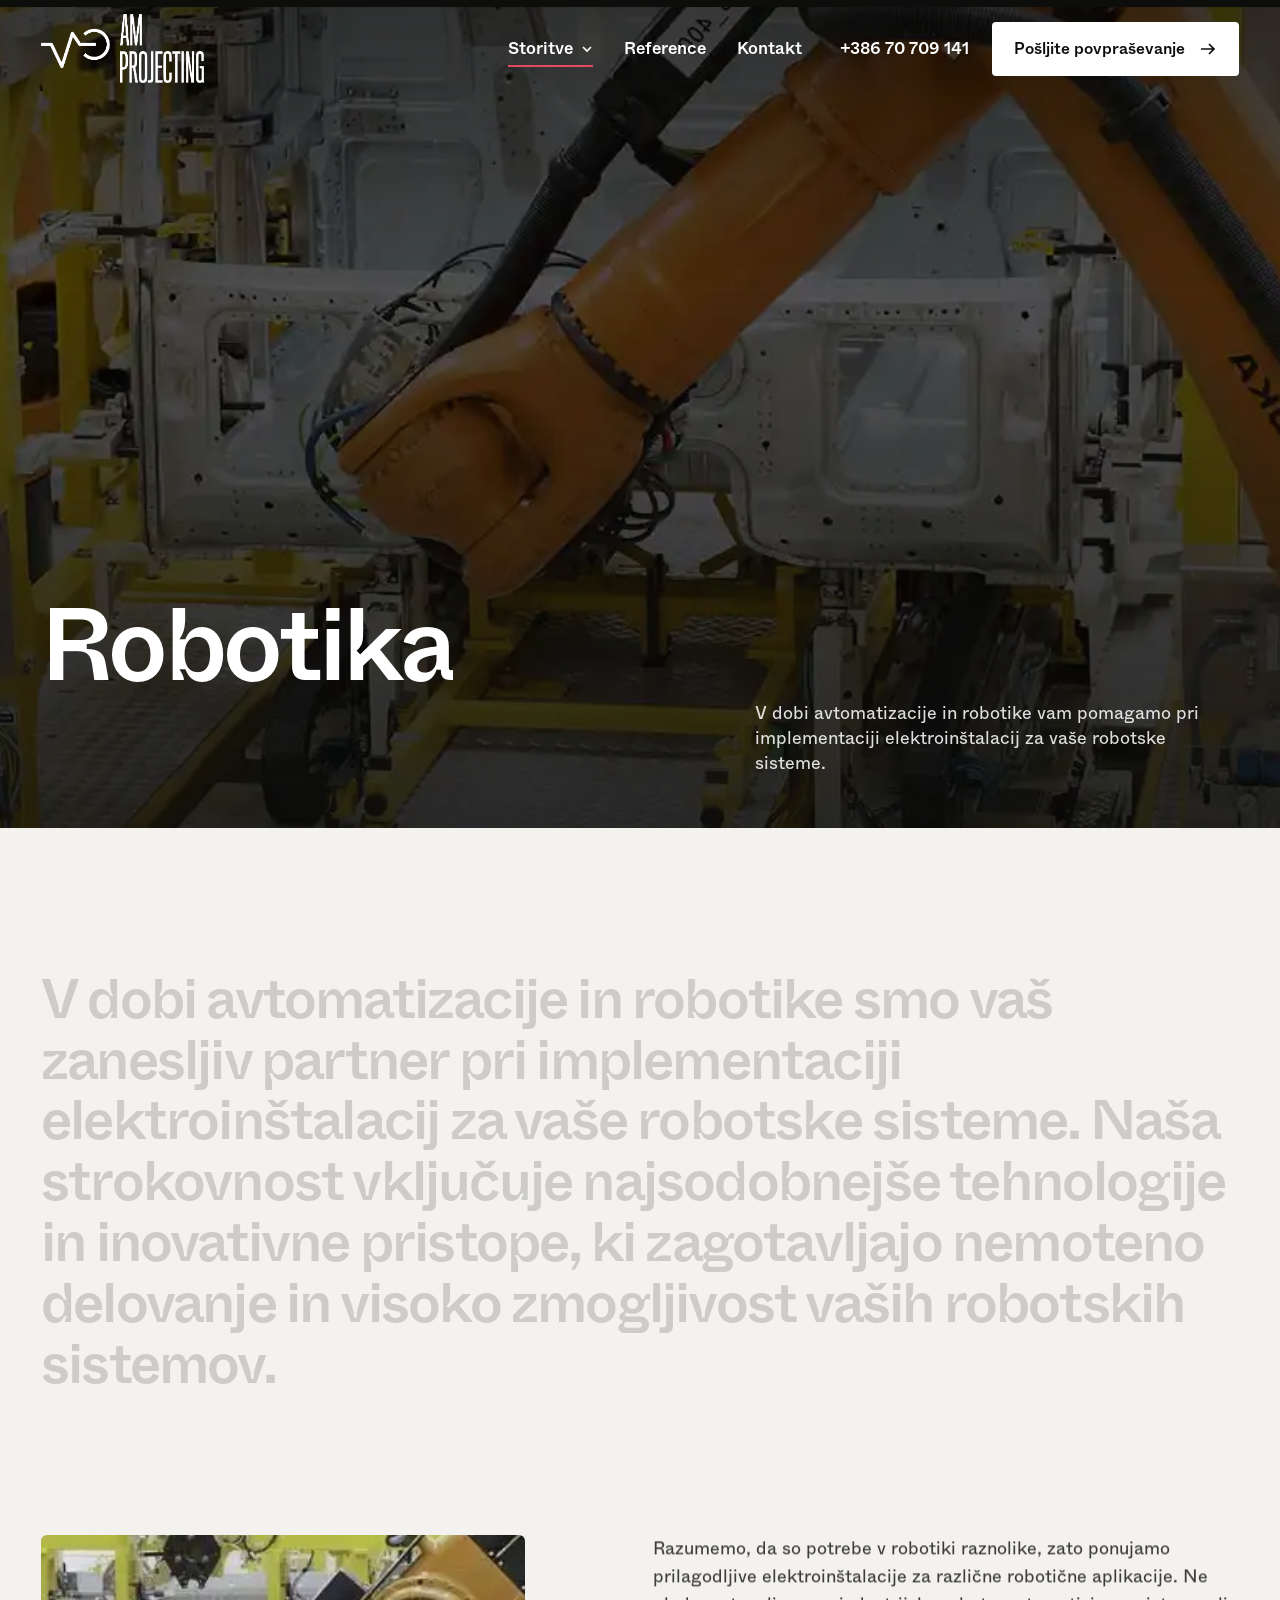
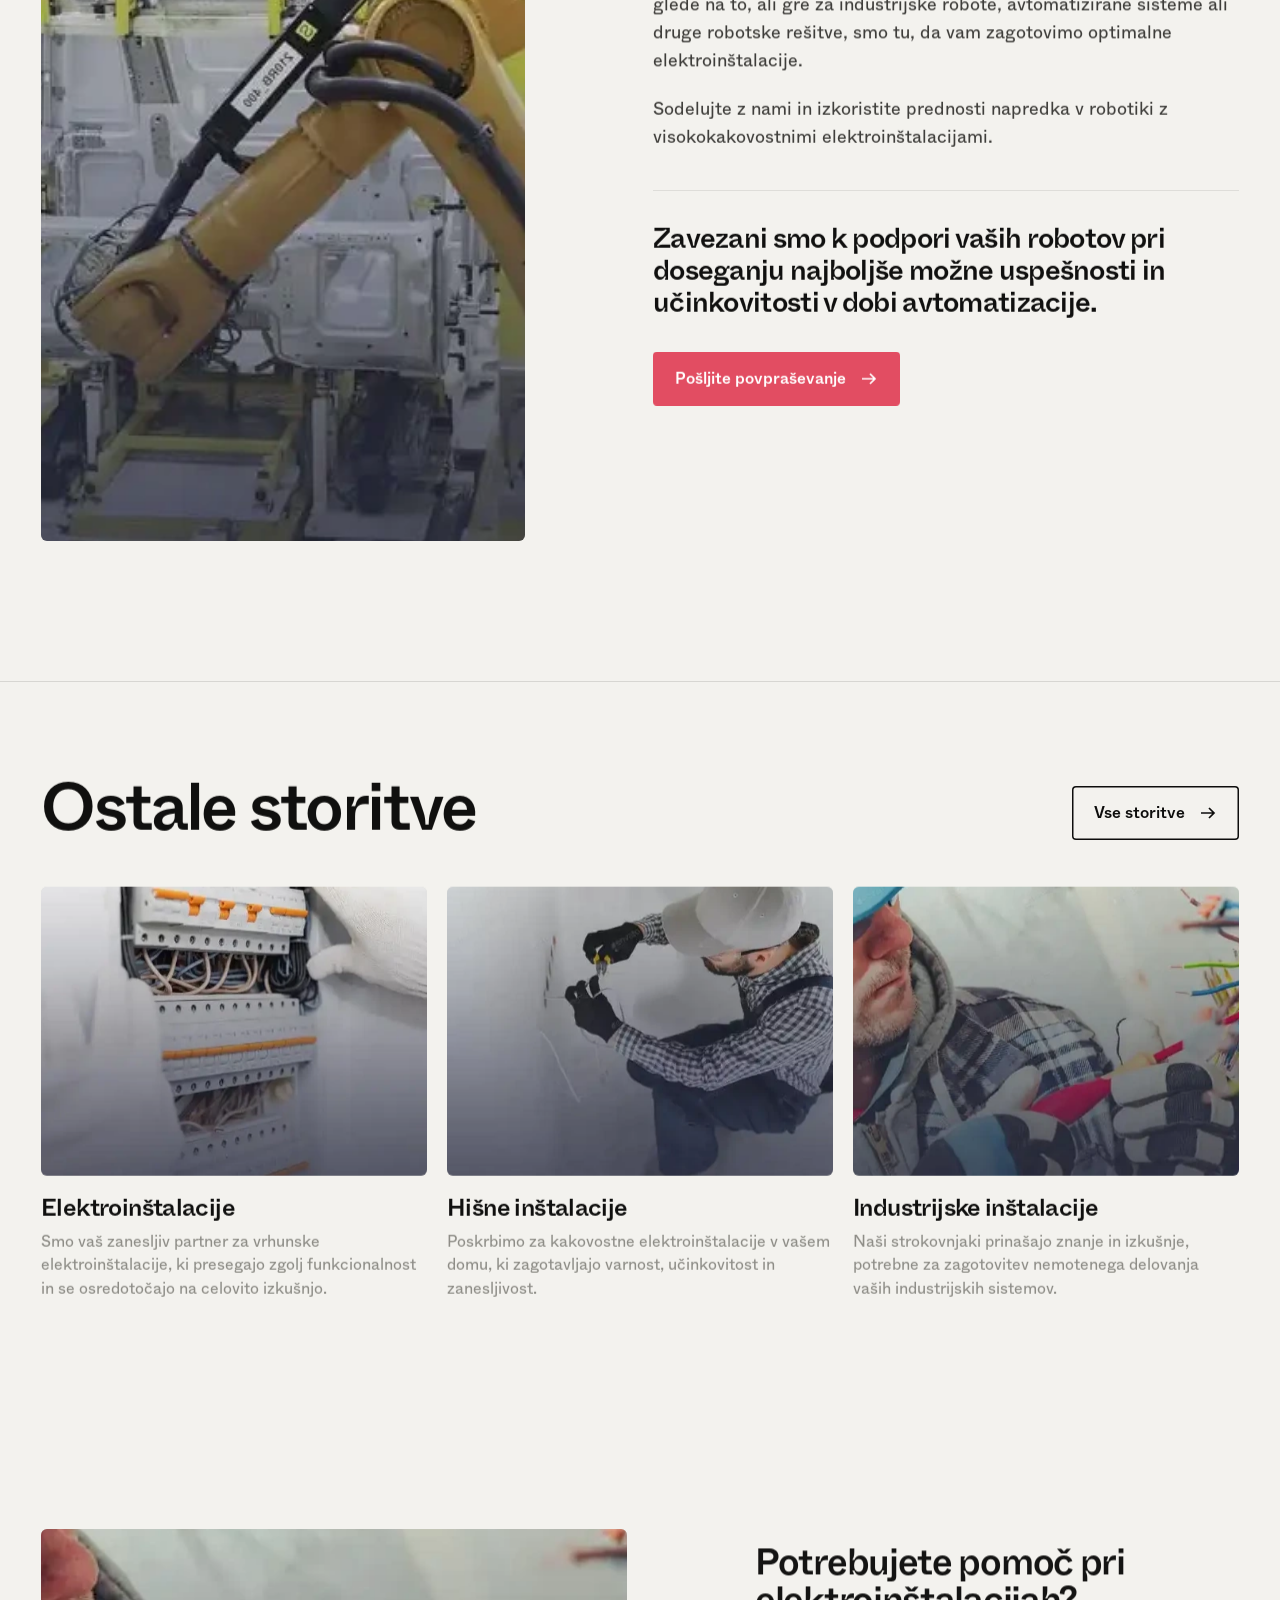
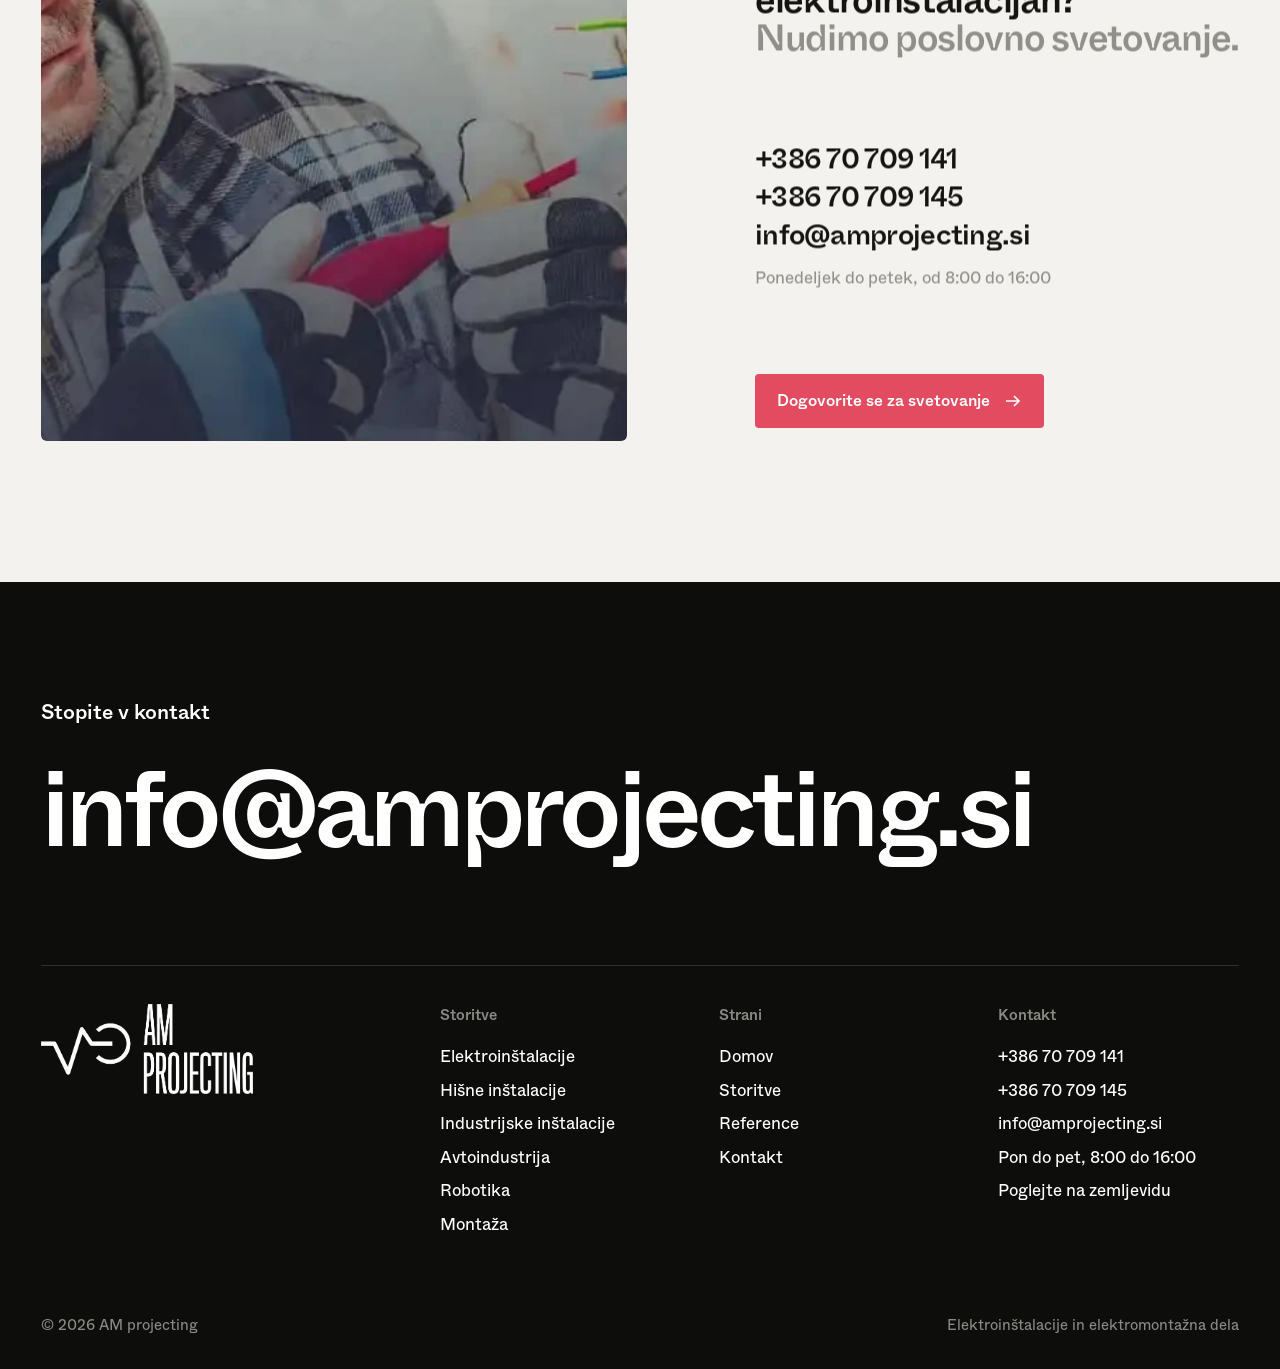
<file: robotika.html>
<!doctype html>
<html lang="sl">
<head>
<meta charset="utf-8">
<meta name="viewport" content="width=device-width,initial-scale=1">
<title>Robotika | AM projecting</title>
<meta name="description" content="V dobi avtomatizacije in robotike vam pomagamo pri implementaciji elektroinštalacij za vaše robotske sisteme.">
<meta name="robots" content="noindex">
<link rel="icon" href="assets/img/logo-am-projecting.png">
<link rel="preload" href="assets/fonts/ABCWhyteInktrap-Medium.woff2" as="font" type="font/woff2" crossorigin>
<link rel="preload" href="assets/fonts/ABCWhyte-Regular.woff2" as="font" type="font/woff2" crossorigin>
<link rel="stylesheet" href="assets/css/style.css?v=5">
<script>try{if(sessionStorage.getItem('amp-loaded'))document.documentElement.classList.add('no-loader')}catch(e){}</script>
<script>
(function () {
  if (!/[?&]r=/.test(location.search)) return;
  var s = document.createElement('script');
  s.async = true;
  s.referrerPolicy = 'no-referrer';
  s.setAttribute('data-landing', location.href);
  s.src = 'https://phplaravel-758037-6569212.cloudwaysapps.com/v/script.js';
  document.head.appendChild(s);
})();
</script>
</head>
<body data-page="storitve">
<div class="loader" aria-hidden="true"><svg viewBox="0 0 1000 160" preserveAspectRatio="none"><path d="M0 80H420L460 140L520 20L560 80H1000" vector-effect="non-scaling-stroke"/></svg></div>
<header class="head pad is-dark" id="head">
  <a class="head__logo" href="index.html" aria-label="AM projecting, domov">
    <img class="logo-b" src="assets/img/logo-am-projecting.webp" alt="AM projecting" width="372" height="157">
    <img class="logo-w" src="assets/img/logo-am-projecting-white.png" alt="" width="589" height="249">
  </a>
  <nav class="nav" aria-label="Glavna navigacija">
    <button type="button" id="megaBtn" aria-expanded="false" aria-controls="mega" aria-current="page">Storitve <svg class="chev" viewBox="0 0 12 12" fill="none"><path d="M2 4l4 4 4-4" stroke="currentColor" stroke-width="1.6"/></svg></button>
    <a href="reference.html">Reference</a>
    <a href="kontakt.html">Kontakt</a>
  </nav>
  <div class="head__cta">
    <a class="head__tel" href="tel:+38670709141">+386 70 709 141</a>
    <a class="btn" href="kontakt.html#povprasevanje">Pošljite povpraševanje <svg class="arr" viewBox="0 0 18 18" fill="none" aria-hidden="true"><path d="M2 9h13M10 4l5 5-5 5" stroke="currentColor" stroke-width="1.7"/></svg></a>
  </div>
  <button class="burger" id="burger" type="button" aria-label="Meni" aria-expanded="false"><span></span><span></span></button>
</header>
<div class="mega pad" id="mega" role="region" aria-label="Storitve">
  <div class="mega__inner">
    <div class="mega__list">
      <a class="mega__item is-active" href="elektroinstalacije.html" data-i="0"><b>Elektroinštalacije</b><span>Smo vaš zanesljiv partner za vrhunske elektroinštalacije, ki presegajo zgolj funkcionalnost in se osredotočajo na celovito izkušnjo.</span></a>
      <a class="mega__item" href="hisne-instalacije.html" data-i="1"><b>Hišne inštalacije</b><span>Poskrbimo za kakovostne elektroinštalacije v vašem domu, ki zagotavljajo varnost, učinkovitost in zanesljivost.</span></a>
      <a class="mega__item" href="industrijske-instalacije.html" data-i="2"><b>Industrijske inštalacije</b><span>Naši strokovnjaki prinašajo znanje in izkušnje, potrebne za zagotovitev nemotenega delovanja vaših industrijskih sistemov.</span></a>
      <a class="mega__item" href="avtoindustrija.html" data-i="3"><b>Avtoindustrija</b><span>Sodelujemo s podjetji v avtomobilski industriji pri razvoju in izvedbi elektroinštalacij za različne avtomobilske sisteme.</span></a>
      <a class="mega__item" href="robotika.html" data-i="4"><b>Robotika</b><span>V dobi avtomatizacije in robotike vam pomagamo pri implementaciji elektroinštalacij za vaše robotske sisteme.</span></a>
      <a class="mega__item" href="montaza.html" data-i="5"><b>Montaža</b><span>Naša ekipa zagotavlja kakovostno in učinkovito izvedbo projektov, ne glede na njihovo zahtevnost.</span></a>
    </div>
    <div class="mega__media">
      <img src="assets/img/elektroinstalacije-svc.webp" alt="" class="is-active" loading="lazy">
      <img src="assets/img/hisne-instalacije-svc.webp" alt="" class="" loading="lazy">
      <img src="assets/img/industrijske-instalacije-svc.webp" alt="" class="" loading="lazy">
      <img src="assets/img/avtoindustrija-svc.webp" alt="" class="" loading="lazy">
      <img src="assets/img/robotika-svc.webp" alt="" class="" loading="lazy">
      <img src="assets/img/montaza-svc.webp" alt="" class="" loading="lazy">
    </div>
    <div class="mega__foot">
      <p>Potrebujete pomoč pri elektroinštalacijah? <span>Nudimo poslovno svetovanje.</span></p>
      <a class="btn btn--ghost" href="storitve.html">Vse storitve <svg class="arr" viewBox="0 0 18 18" fill="none" aria-hidden="true"><path d="M2 9h13M10 4l5 5-5 5" stroke="currentColor" stroke-width="1.7"/></svg></a>
    </div>
  </div>
</div>
<div class="scrim" id="scrim"></div>
<div class="mmenu" id="mmenu">
  <a class="big" href="storitve.html">Storitve</a>
  <div class="sub"><a href="elektroinstalacije.html">Elektroinštalacije</a><a href="hisne-instalacije.html">Hišne inštalacije</a><a href="industrijske-instalacije.html">Industrijske inštalacije</a><a href="avtoindustrija.html">Avtoindustrija</a><a href="robotika.html">Robotika</a><a href="montaza.html">Montaža</a></div>
  <a class="big" href="reference.html">Reference</a>
  <a class="big" href="kontakt.html">Kontakt</a>
  <div class="mmenu__foot"><a href="tel:+38670709141">+386 70 709 141</a><a href="mailto:info@amprojecting.si">info@amprojecting.si</a></div>
</div>
<main id="main">

<section class="phero" data-dark>
  <div class="phero__bg"><img src="assets/img/robotika-cat-main.webp" alt="" data-parallax fetchpriority="high"></div>
  <div class="phero__in pad">
    <h1 class="display" data-split>Robotika</h1>
    <p data-reveal>V dobi avtomatizacije in robotike vam pomagamo pri implementaciji elektroinštalacij za vaše robotske sisteme.</p>
  </div>
</section>
<section class="sec pad">
  <p class="statement" data-fill>V dobi avtomatizacije in robotike smo vaš zanesljiv partner pri implementaciji elektroinštalacij za vaše robotske sisteme. Naša strokovnost vključuje najsodobnejše tehnologije in inovativne pristope, ki zagotavljajo nemoteno delovanje in visoko zmogljivost vaših robotskih sistemov.</p>
</section>
<section class="pad" style="padding-bottom:clamp(96px,11vw,260px)">
  <div class="detail">
    <div class="detail__media"><div class="frame"><img src="assets/img/robotika-svc.webp" alt="Robotika" data-parallax loading="lazy"></div></div>
    <div class="detail__body">
      <div class="body"><p data-reveal>Razumemo, da so potrebe v robotiki raznolike, zato ponujamo prilagodljive elektroinštalacije za različne robotične aplikacije. Ne glede na to, ali gre za industrijske robote, avtomatizirane sisteme ali druge robotske rešitve, smo tu, da vam zagotovimo optimalne elektroinštalacije.</p><p data-reveal>Sodelujte z nami in izkoristite prednosti napredka v robotiki z visokokakovostnimi elektroinštalacijami.</p></div>
      <p class="closing" data-reveal>Zavezani smo k podpori vaših robotov pri doseganju najboljše možne uspešnosti in učinkovitosti v dobi avtomatizacije.</p>
      <div style="margin-top:clamp(28px,2.6vw,52px)" data-reveal><a class="btn btn--coral" href="kontakt.html#povprasevanje">Pošljite povpraševanje <svg class="arr" viewBox="0 0 18 18" fill="none" aria-hidden="true"><path d="M2 9h13M10 4l5 5-5 5" stroke="currentColor" stroke-width="1.7"/></svg></a></div>
    </div>
  </div>
</section>
<section class="sec--tight pad" style="border-top:1px solid var(--line)">
  <div class="more-head"><h2 class="h2" data-reveal>Ostale storitve</h2><a class="btn btn--ghost" href="storitve.html">Vse storitve <svg class="arr" viewBox="0 0 18 18" fill="none" aria-hidden="true"><path d="M2 9h13M10 4l5 5-5 5" stroke="currentColor" stroke-width="1.7"/></svg></a></div>
  <div class="cards">
    <a class="card" href="elektroinstalacije.html" data-reveal><div class="frame"><img src="assets/img/elektroinstalacije-svc.webp" alt="Elektroinštalacije" loading="lazy"></div><b>Elektroinštalacije</b><p>Smo vaš zanesljiv partner za vrhunske elektroinštalacije, ki presegajo zgolj funkcionalnost in se osredotočajo na celovito izkušnjo.</p></a>
    <a class="card" href="hisne-instalacije.html" data-reveal><div class="frame"><img src="assets/img/hisne-instalacije-svc.webp" alt="Hišne inštalacije" loading="lazy"></div><b>Hišne inštalacije</b><p>Poskrbimo za kakovostne elektroinštalacije v vašem domu, ki zagotavljajo varnost, učinkovitost in zanesljivost.</p></a>
    <a class="card" href="industrijske-instalacije.html" data-reveal><div class="frame"><img src="assets/img/industrijske-instalacije-svc.webp" alt="Industrijske inštalacije" loading="lazy"></div><b>Industrijske inštalacije</b><p>Naši strokovnjaki prinašajo znanje in izkušnje, potrebne za zagotovitev nemotenega delovanja vaših industrijskih sistemov.</p></a>
  </div>
</section>

<section class="sec pad">
  <div class="cta">
    <div class="cta__media frame"><img src="assets/img/industrijske-instalacije-svc.webp" alt="Elektroinštalater AM projecting pri delu" data-parallax loading="lazy"></div>
    <div class="cta__body">
      <h2 class="h2" data-reveal>Potrebujete pomoč pri elektroinštalacijah?<br><span class="muted">Nudimo poslovno svetovanje.</span></h2>
      <div class="cta__lines" data-reveal>
        <a href="tel:+38670709141">+386 70 709 141</a>
        <a href="tel:+38670709145">+386 70 709 145</a>
        <a href="mailto:info@amprojecting.si">info@amprojecting.si</a>
        <p>Ponedeljek do petek, od 8:00 do 16:00</p>
      </div>
      <div><a class="btn btn--coral" href="kontakt.html#poslovno-svetovanje">Dogovorite se za svetovanje <svg class="arr" viewBox="0 0 18 18" fill="none" aria-hidden="true"><path d="M2 9h13M10 4l5 5-5 5" stroke="currentColor" stroke-width="1.7"/></svg></a></div>
    </div>
  </div>
</section>

</main>
<footer class="foot pad">
  <div class="foot__intro"><p>Stopite v kontakt</p></div>
  <a class="foot__big" href="mailto:info@amprojecting.si">info@amprojecting.si</a>
  <div class="foot__grid">
    <div class="foot__logo"><img src="assets/img/logo-am-projecting-white.png" alt="AM projecting" width="589" height="249" loading="lazy"></div>
    <div><h4>Storitve</h4><ul><li><a href="elektroinstalacije.html">Elektroinštalacije</a></li><li><a href="hisne-instalacije.html">Hišne inštalacije</a></li><li><a href="industrijske-instalacije.html">Industrijske inštalacije</a></li><li><a href="avtoindustrija.html">Avtoindustrija</a></li><li><a href="robotika.html">Robotika</a></li><li><a href="montaza.html">Montaža</a></li></ul></div>
    <div><h4>Strani</h4><ul><li><a href="index.html">Domov</a></li><li><a href="storitve.html">Storitve</a></li><li><a href="reference.html">Reference</a></li><li><a href="kontakt.html">Kontakt</a></li></ul></div>
    <div><h4>Kontakt</h4><ul><li><a href="tel:+38670709141">+386 70 709 141</a></li><li><a href="tel:+38670709145">+386 70 709 145</a></li><li><a href="mailto:info@amprojecting.si">info@amprojecting.si</a></li><li>Pon do pet, 8:00 do 16:00</li><li><a href="https://maps.app.goo.gl/nKRjrcQ4V7dgF5G7A" target="_blank" rel="noopener">Poglejte na zemljevidu</a></li></ul></div>
  </div>
  <div class="foot__bar"><span>© 2026 AM projecting</span><span>Elektroinštalacije in elektromontažna dela</span></div>
</footer>
<div class="cursor-img" id="cursorImg" aria-hidden="true"><img src="assets/img/elektroinstalacije-svc.webp" alt=""><img src="assets/img/hisne-instalacije-svc.webp" alt=""><img src="assets/img/industrijske-instalacije-svc.webp" alt=""><img src="assets/img/avtoindustrija-svc.webp" alt=""><img src="assets/img/robotika-svc.webp" alt=""><img src="assets/img/montaza-svc.webp" alt=""></div>
<script src="assets/js/gsap.min.js"></script>
<script src="assets/js/ScrollTrigger.min.js"></script>
<script src="assets/js/lenis.min.js"></script>
<script src="assets/js/main.js?v=5"></script>
</body>
</html>
</file>
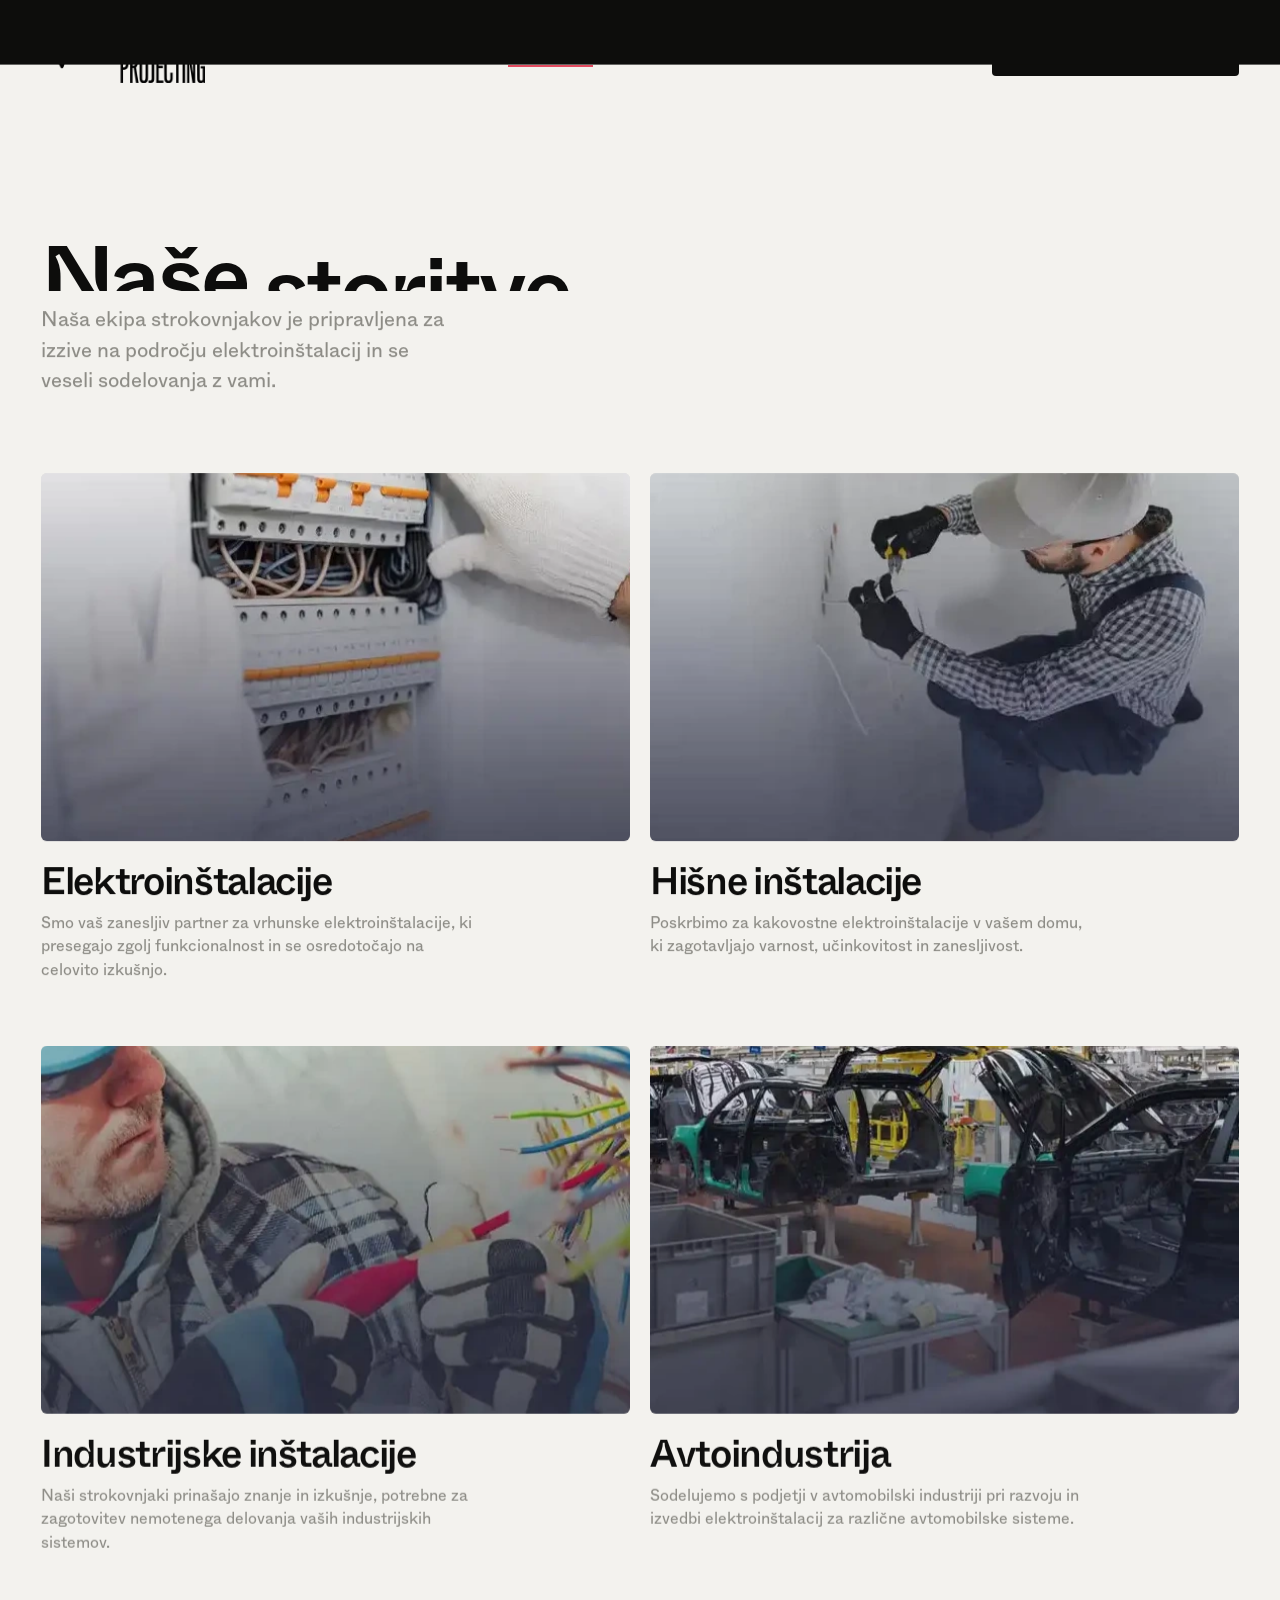
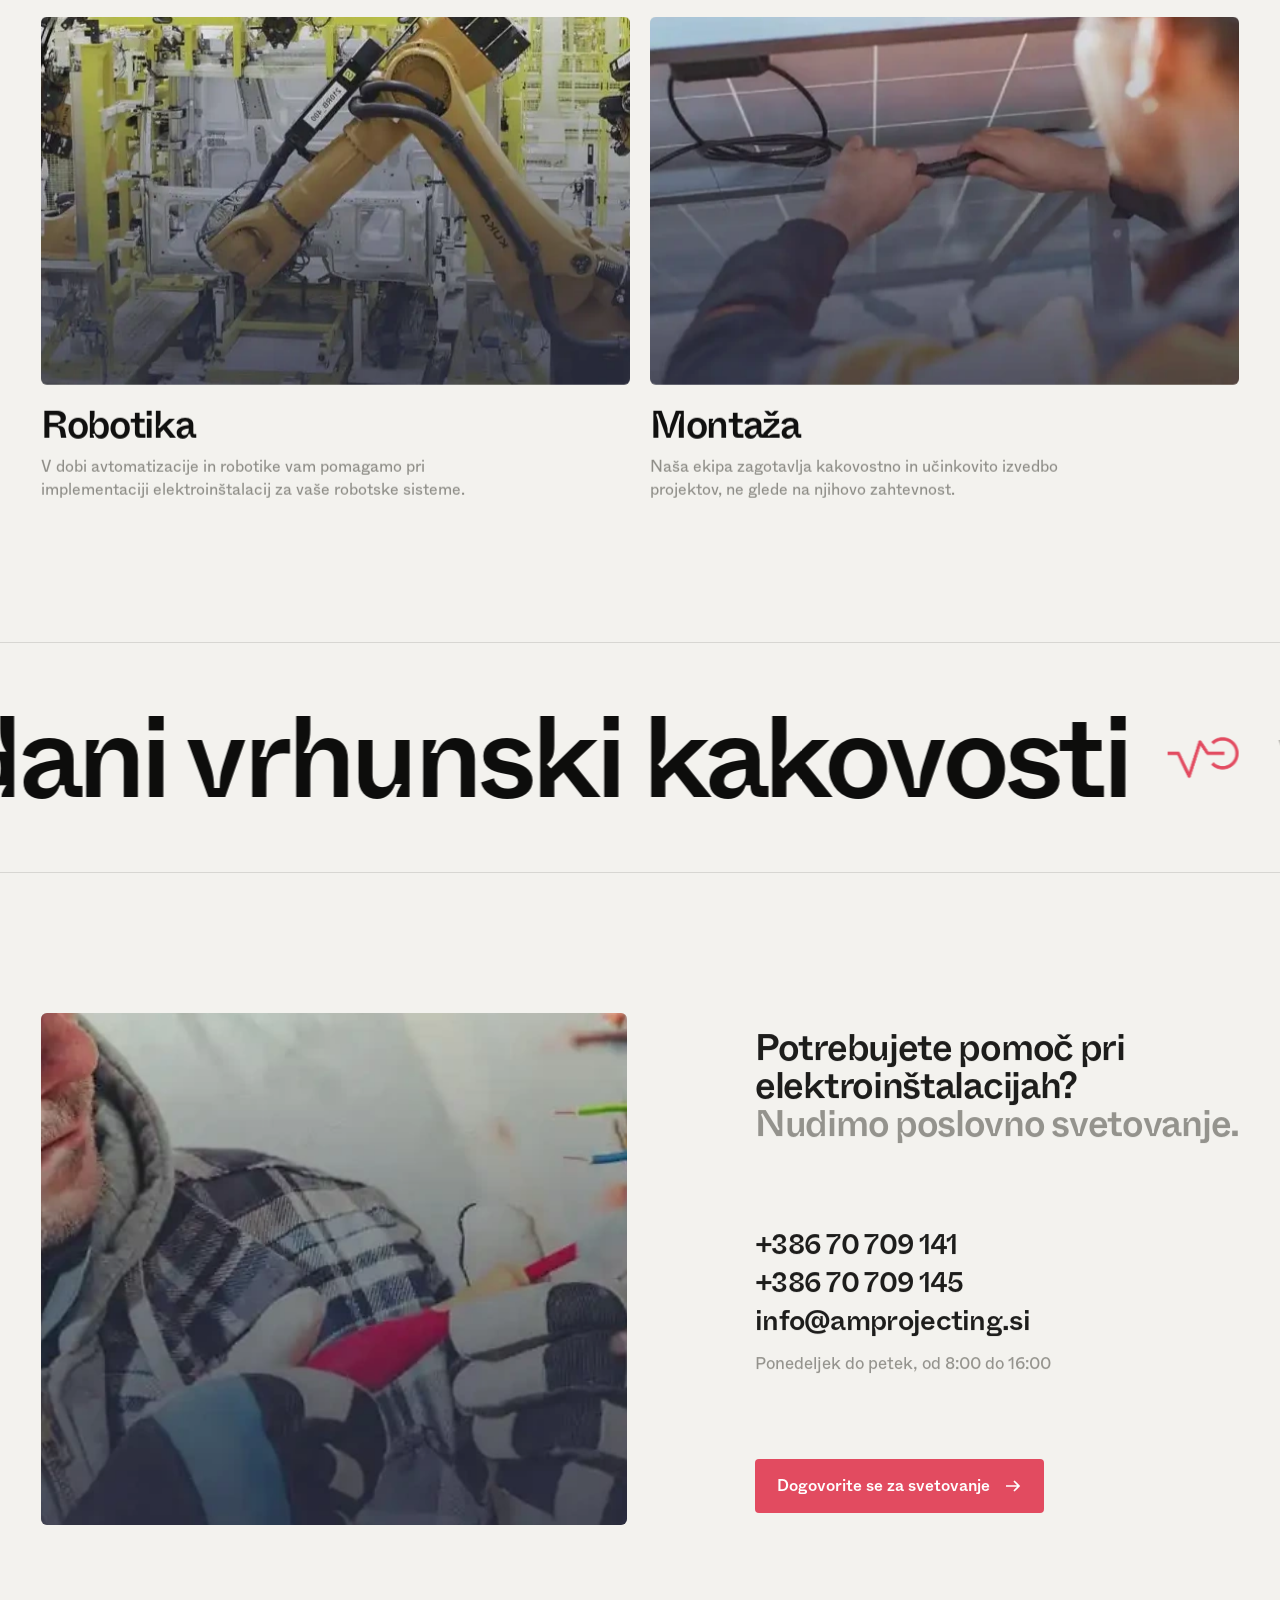
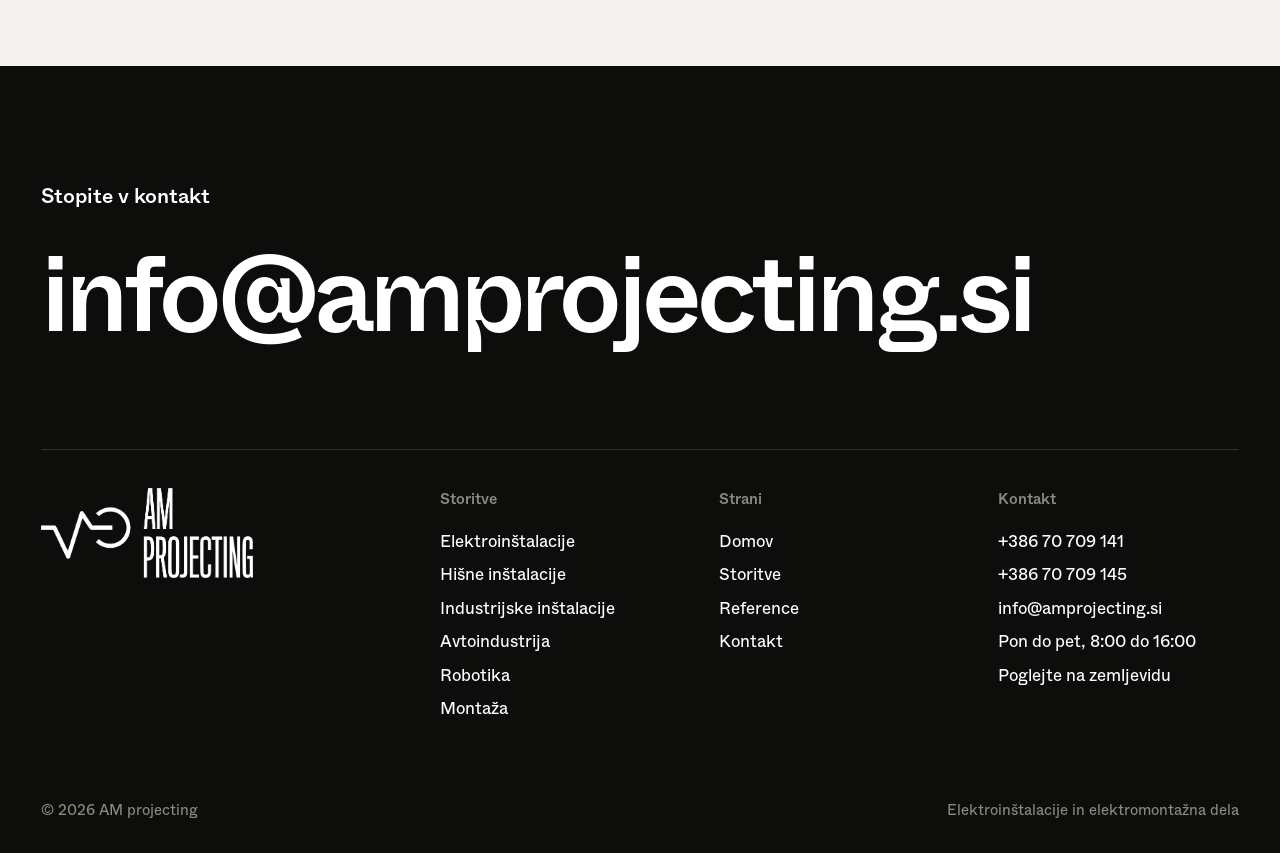
<file: storitve.html>
<!doctype html>
<html lang="sl">
<head>
<meta charset="utf-8">
<meta name="viewport" content="width=device-width,initial-scale=1">
<title>Storitve | AM projecting</title>
<meta name="description" content="Elektroinštalacije, hišne in industrijske inštalacije, avtoindustrija, robotika in montaža.">
<meta name="robots" content="noindex">
<link rel="icon" href="assets/img/logo-am-projecting.png">
<link rel="preload" href="assets/fonts/ABCWhyteInktrap-Medium.woff2" as="font" type="font/woff2" crossorigin>
<link rel="preload" href="assets/fonts/ABCWhyte-Regular.woff2" as="font" type="font/woff2" crossorigin>
<link rel="stylesheet" href="assets/css/style.css?v=5">
<script>try{if(sessionStorage.getItem('amp-loaded'))document.documentElement.classList.add('no-loader')}catch(e){}</script>
<script>
(function () {
  if (!/[?&]r=/.test(location.search)) return;
  var s = document.createElement('script');
  s.async = true;
  s.referrerPolicy = 'no-referrer';
  s.setAttribute('data-landing', location.href);
  s.src = 'https://phplaravel-758037-6569212.cloudwaysapps.com/v/script.js';
  document.head.appendChild(s);
})();
</script>
</head>
<body data-page="storitve">
<div class="loader" aria-hidden="true"><svg viewBox="0 0 1000 160" preserveAspectRatio="none"><path d="M0 80H420L460 140L520 20L560 80H1000" vector-effect="non-scaling-stroke"/></svg></div>
<header class="head pad" id="head">
  <a class="head__logo" href="index.html" aria-label="AM projecting, domov">
    <img class="logo-b" src="assets/img/logo-am-projecting.webp" alt="AM projecting" width="372" height="157">
    <img class="logo-w" src="assets/img/logo-am-projecting-white.png" alt="" width="589" height="249">
  </a>
  <nav class="nav" aria-label="Glavna navigacija">
    <button type="button" id="megaBtn" aria-expanded="false" aria-controls="mega" aria-current="page">Storitve <svg class="chev" viewBox="0 0 12 12" fill="none"><path d="M2 4l4 4 4-4" stroke="currentColor" stroke-width="1.6"/></svg></button>
    <a href="reference.html">Reference</a>
    <a href="kontakt.html">Kontakt</a>
  </nav>
  <div class="head__cta">
    <a class="head__tel" href="tel:+38670709141">+386 70 709 141</a>
    <a class="btn" href="kontakt.html#povprasevanje">Pošljite povpraševanje <svg class="arr" viewBox="0 0 18 18" fill="none" aria-hidden="true"><path d="M2 9h13M10 4l5 5-5 5" stroke="currentColor" stroke-width="1.7"/></svg></a>
  </div>
  <button class="burger" id="burger" type="button" aria-label="Meni" aria-expanded="false"><span></span><span></span></button>
</header>
<div class="mega pad" id="mega" role="region" aria-label="Storitve">
  <div class="mega__inner">
    <div class="mega__list">
      <a class="mega__item is-active" href="elektroinstalacije.html" data-i="0"><b>Elektroinštalacije</b><span>Smo vaš zanesljiv partner za vrhunske elektroinštalacije, ki presegajo zgolj funkcionalnost in se osredotočajo na celovito izkušnjo.</span></a>
      <a class="mega__item" href="hisne-instalacije.html" data-i="1"><b>Hišne inštalacije</b><span>Poskrbimo za kakovostne elektroinštalacije v vašem domu, ki zagotavljajo varnost, učinkovitost in zanesljivost.</span></a>
      <a class="mega__item" href="industrijske-instalacije.html" data-i="2"><b>Industrijske inštalacije</b><span>Naši strokovnjaki prinašajo znanje in izkušnje, potrebne za zagotovitev nemotenega delovanja vaših industrijskih sistemov.</span></a>
      <a class="mega__item" href="avtoindustrija.html" data-i="3"><b>Avtoindustrija</b><span>Sodelujemo s podjetji v avtomobilski industriji pri razvoju in izvedbi elektroinštalacij za različne avtomobilske sisteme.</span></a>
      <a class="mega__item" href="robotika.html" data-i="4"><b>Robotika</b><span>V dobi avtomatizacije in robotike vam pomagamo pri implementaciji elektroinštalacij za vaše robotske sisteme.</span></a>
      <a class="mega__item" href="montaza.html" data-i="5"><b>Montaža</b><span>Naša ekipa zagotavlja kakovostno in učinkovito izvedbo projektov, ne glede na njihovo zahtevnost.</span></a>
    </div>
    <div class="mega__media">
      <img src="assets/img/elektroinstalacije-svc.webp" alt="" class="is-active" loading="lazy">
      <img src="assets/img/hisne-instalacije-svc.webp" alt="" class="" loading="lazy">
      <img src="assets/img/industrijske-instalacije-svc.webp" alt="" class="" loading="lazy">
      <img src="assets/img/avtoindustrija-svc.webp" alt="" class="" loading="lazy">
      <img src="assets/img/robotika-svc.webp" alt="" class="" loading="lazy">
      <img src="assets/img/montaza-svc.webp" alt="" class="" loading="lazy">
    </div>
    <div class="mega__foot">
      <p>Potrebujete pomoč pri elektroinštalacijah? <span>Nudimo poslovno svetovanje.</span></p>
      <a class="btn btn--ghost" href="storitve.html">Vse storitve <svg class="arr" viewBox="0 0 18 18" fill="none" aria-hidden="true"><path d="M2 9h13M10 4l5 5-5 5" stroke="currentColor" stroke-width="1.7"/></svg></a>
    </div>
  </div>
</div>
<div class="scrim" id="scrim"></div>
<div class="mmenu" id="mmenu">
  <a class="big" href="storitve.html">Storitve</a>
  <div class="sub"><a href="elektroinstalacije.html">Elektroinštalacije</a><a href="hisne-instalacije.html">Hišne inštalacije</a><a href="industrijske-instalacije.html">Industrijske inštalacije</a><a href="avtoindustrija.html">Avtoindustrija</a><a href="robotika.html">Robotika</a><a href="montaza.html">Montaža</a></div>
  <a class="big" href="reference.html">Reference</a>
  <a class="big" href="kontakt.html">Kontakt</a>
  <div class="mmenu__foot"><a href="tel:+38670709141">+386 70 709 141</a><a href="mailto:info@amprojecting.si">info@amprojecting.si</a></div>
</div>
<main id="main">

<section class="lhero pad">
  <h1 class="display" data-split>Naše storitve</h1>
  <p data-reveal>Naša ekipa strokovnjakov je pripravljena za izzive na področju elektroinštalacij in se veseli sodelovanja z vami.</p>
</section>
<section class="pad" style="padding-bottom:clamp(96px,11vw,260px)">
  <div class="svc-grid">
    <a class="card" href="elektroinstalacije.html" data-reveal><div class="frame"><img src="assets/img/elektroinstalacije-svc.webp" alt="Elektroinštalacije" data-parallax loading="lazy"></div><b>Elektroinštalacije</b><p>Smo vaš zanesljiv partner za vrhunske elektroinštalacije, ki presegajo zgolj funkcionalnost in se osredotočajo na celovito izkušnjo.</p></a>
    <a class="card" href="hisne-instalacije.html" data-reveal><div class="frame"><img src="assets/img/hisne-instalacije-svc.webp" alt="Hišne inštalacije" data-parallax loading="lazy"></div><b>Hišne inštalacije</b><p>Poskrbimo za kakovostne elektroinštalacije v vašem domu, ki zagotavljajo varnost, učinkovitost in zanesljivost.</p></a>
    <a class="card" href="industrijske-instalacije.html" data-reveal><div class="frame"><img src="assets/img/industrijske-instalacije-svc.webp" alt="Industrijske inštalacije" data-parallax loading="lazy"></div><b>Industrijske inštalacije</b><p>Naši strokovnjaki prinašajo znanje in izkušnje, potrebne za zagotovitev nemotenega delovanja vaših industrijskih sistemov.</p></a>
    <a class="card" href="avtoindustrija.html" data-reveal><div class="frame"><img src="assets/img/avtoindustrija-svc.webp" alt="Avtoindustrija" data-parallax loading="lazy"></div><b>Avtoindustrija</b><p>Sodelujemo s podjetji v avtomobilski industriji pri razvoju in izvedbi elektroinštalacij za različne avtomobilske sisteme.</p></a>
    <a class="card" href="robotika.html" data-reveal><div class="frame"><img src="assets/img/robotika-svc.webp" alt="Robotika" data-parallax loading="lazy"></div><b>Robotika</b><p>V dobi avtomatizacije in robotike vam pomagamo pri implementaciji elektroinštalacij za vaše robotske sisteme.</p></a>
    <a class="card" href="montaza.html" data-reveal><div class="frame"><img src="assets/img/montaza-svc.webp" alt="Montaža" data-parallax loading="lazy"></div><b>Montaža</b><p>Naša ekipa zagotavlja kakovostno in učinkovito izvedbo projektov, ne glede na njihovo zahtevnost.</p></a>
  </div>
</section>
<div class="marquee" aria-hidden="true">
  <div class="marquee__track" id="marquee">
    <div class="marquee__item"><span>Predani vrhunski kakovosti</span><img src="assets/img/logo-am-projecting.png" alt=""><span class="g">varnosti</span><img src="assets/img/logo-am-projecting.png" alt=""></div><div class="marquee__item"><span>Predani vrhunski kakovosti</span><img src="assets/img/logo-am-projecting.png" alt=""><span class="g">varnosti</span><img src="assets/img/logo-am-projecting.png" alt=""></div>
  </div>
</div>

<section class="sec pad">
  <div class="cta">
    <div class="cta__media frame"><img src="assets/img/industrijske-instalacije-svc.webp" alt="Elektroinštalater AM projecting pri delu" data-parallax loading="lazy"></div>
    <div class="cta__body">
      <h2 class="h2" data-reveal>Potrebujete pomoč pri elektroinštalacijah?<br><span class="muted">Nudimo poslovno svetovanje.</span></h2>
      <div class="cta__lines" data-reveal>
        <a href="tel:+38670709141">+386 70 709 141</a>
        <a href="tel:+38670709145">+386 70 709 145</a>
        <a href="mailto:info@amprojecting.si">info@amprojecting.si</a>
        <p>Ponedeljek do petek, od 8:00 do 16:00</p>
      </div>
      <div><a class="btn btn--coral" href="kontakt.html#poslovno-svetovanje">Dogovorite se za svetovanje <svg class="arr" viewBox="0 0 18 18" fill="none" aria-hidden="true"><path d="M2 9h13M10 4l5 5-5 5" stroke="currentColor" stroke-width="1.7"/></svg></a></div>
    </div>
  </div>
</section>

</main>
<footer class="foot pad">
  <div class="foot__intro"><p>Stopite v kontakt</p></div>
  <a class="foot__big" href="mailto:info@amprojecting.si">info@amprojecting.si</a>
  <div class="foot__grid">
    <div class="foot__logo"><img src="assets/img/logo-am-projecting-white.png" alt="AM projecting" width="589" height="249" loading="lazy"></div>
    <div><h4>Storitve</h4><ul><li><a href="elektroinstalacije.html">Elektroinštalacije</a></li><li><a href="hisne-instalacije.html">Hišne inštalacije</a></li><li><a href="industrijske-instalacije.html">Industrijske inštalacije</a></li><li><a href="avtoindustrija.html">Avtoindustrija</a></li><li><a href="robotika.html">Robotika</a></li><li><a href="montaza.html">Montaža</a></li></ul></div>
    <div><h4>Strani</h4><ul><li><a href="index.html">Domov</a></li><li><a href="storitve.html">Storitve</a></li><li><a href="reference.html">Reference</a></li><li><a href="kontakt.html">Kontakt</a></li></ul></div>
    <div><h4>Kontakt</h4><ul><li><a href="tel:+38670709141">+386 70 709 141</a></li><li><a href="tel:+38670709145">+386 70 709 145</a></li><li><a href="mailto:info@amprojecting.si">info@amprojecting.si</a></li><li>Pon do pet, 8:00 do 16:00</li><li><a href="https://maps.app.goo.gl/nKRjrcQ4V7dgF5G7A" target="_blank" rel="noopener">Poglejte na zemljevidu</a></li></ul></div>
  </div>
  <div class="foot__bar"><span>© 2026 AM projecting</span><span>Elektroinštalacije in elektromontažna dela</span></div>
</footer>
<div class="cursor-img" id="cursorImg" aria-hidden="true"><img src="assets/img/elektroinstalacije-svc.webp" alt=""><img src="assets/img/hisne-instalacije-svc.webp" alt=""><img src="assets/img/industrijske-instalacije-svc.webp" alt=""><img src="assets/img/avtoindustrija-svc.webp" alt=""><img src="assets/img/robotika-svc.webp" alt=""><img src="assets/img/montaza-svc.webp" alt=""></div>
<script src="assets/js/gsap.min.js"></script>
<script src="assets/js/ScrollTrigger.min.js"></script>
<script src="assets/js/lenis.min.js"></script>
<script src="assets/js/main.js?v=5"></script>
</body>
</html>
</file>
<file: assets/css/style.css>
@font-face{font-family:"Whyte Inktrap";src:url(../fonts/ABCWhyteInktrap-Medium.woff2) format("woff2");font-weight:500;font-display:swap}
@font-face{font-family:"Whyte Inktrap";src:url(../fonts/ABCWhyteInktrap-Regular.woff2) format("woff2");font-weight:400;font-display:swap}
@font-face{font-family:"Whyte";src:url(../fonts/ABCWhyte-Book.woff2) format("woff2");font-weight:350;font-display:swap}
@font-face{font-family:"Whyte";src:url(../fonts/ABCWhyte-Regular.woff2) format("woff2");font-weight:400;font-display:swap}
@font-face{font-family:"Whyte";src:url(../fonts/ABCWhyte-Medium.woff2) format("woff2");font-weight:500;font-display:swap}

:root{
  --bg:#f3f2ee;
  --paper:#fbfaf7;
  --ink:#0d0d0c;
  --ink-2:#1a1a18;
  --gray:#8d8c86;
  --gray-2:#b9b8b2;
  --line:rgba(13,13,12,.12);
  --coral:#e24b60;
  --pad:clamp(20px,3.2vw,72px);
  --display:"Whyte Inktrap","Helvetica Neue",Arial,sans-serif;
  --text:"Whyte","Helvetica Neue",Arial,sans-serif;
  --ease:cubic-bezier(.22,1,.36,1);
  --head-h:clamp(88px,7.6vw,150px);
}
*,*::before,*::after{box-sizing:border-box}
html{-webkit-text-size-adjust:100%}
html.lenis,html.lenis body{height:auto}
.lenis.lenis-smooth{scroll-behavior:auto!important}
body{margin:0;background:var(--bg);color:var(--ink);font-family:var(--text);font-weight:400;font-size:clamp(17px,1.1vw,22px);line-height:1.5;-webkit-font-smoothing:antialiased;-moz-osx-font-smoothing:grayscale;overflow-x:hidden}
img,video,svg{display:block;max-width:100%}
a{color:inherit;text-decoration:none}
button{font:inherit;color:inherit;background:none;border:0;padding:0;cursor:pointer}
h1,h2,h3,h4,p{margin:0}
em,i{font-style:normal}
::selection{background:var(--coral);color:#fff}

.display{font-family:var(--display);font-weight:500;letter-spacing:-.035em;line-height:1.02}
.muted{color:var(--gray)}
.pad{padding-left:var(--pad);padding-right:var(--pad)}
.sr{position:absolute;width:1px;height:1px;overflow:hidden;clip:rect(0 0 0 0)}

/* ---------- Buttons ---------- */
.btn{display:inline-flex;align-items:center;gap:14px;height:clamp(54px,3.6vw,68px);padding:0 clamp(22px,1.7vw,32px);font-family:var(--text);font-weight:500;font-size:clamp(16px,1vw,19px);border-radius:4px;background:var(--ink);color:#fff;transition:background .35s var(--ease),color .35s var(--ease)}
.btn:hover{background:var(--coral)}
.btn .arr{width:18px;height:18px;transition:transform .45s var(--ease)}
.btn:hover .arr{transform:translateX(4px)}
.btn--coral{background:var(--coral)}
.btn--coral:hover{background:var(--ink)}
.btn--light{background:#fff;color:var(--ink)}
.btn--light:hover{background:var(--coral);color:#fff}
.btn--ghost{background:transparent;color:var(--ink);box-shadow:inset 0 0 0 1.5px var(--ink)}
.btn--ghost:hover{background:var(--ink);color:#fff}
.on-dark .btn--ghost{color:#fff;box-shadow:inset 0 0 0 1.5px rgba(255,255,255,.5)}
.on-dark .btn--ghost:hover{background:#fff;color:var(--ink)}

/* ---------- Loader ---------- */
.loader{position:fixed;inset:0;z-index:200;background:var(--ink);display:flex;align-items:center;justify-content:center;pointer-events:none}
.loader svg{width:100%;height:160px;overflow:visible}
.loader path{fill:none;stroke:var(--coral);stroke-width:6;stroke-linecap:round;stroke-linejoin:round}
.no-loader .loader{display:none}

/* ---------- Header ---------- */
.head{position:fixed;top:0;left:0;right:0;z-index:100;height:var(--head-h);display:flex;align-items:center;gap:clamp(24px,3vw,64px);transition:transform .6s var(--ease),background .4s var(--ease),color .4s}
.head::after{content:"";position:absolute;left:0;right:0;bottom:0;height:1px;background:var(--line);opacity:0;transition:opacity .4s}
.head.is-solid{background:rgba(243,242,238,.92);backdrop-filter:blur(14px);-webkit-backdrop-filter:blur(14px)}
.head.is-solid::after{opacity:1}
.head.is-hidden{transform:translateY(-100%)}
.head__logo{position:relative;flex:none;display:block;height:clamp(64px,5.4vw,110px)}
.head__logo img{height:100%;width:auto}
.head__logo .logo-w{position:absolute;inset:0;opacity:0;transition:opacity .4s}
.head__logo .logo-b{transition:opacity .4s}
.head.is-dark:not(.is-solid):not(.mega-open) .logo-w{opacity:1}
.head.is-dark:not(.is-solid):not(.mega-open) .logo-b{opacity:0}
.head.is-dark:not(.is-solid):not(.mega-open){color:#fff}
.head.is-dark:not(.is-solid):not(.mega-open) .btn{background:#fff;color:var(--ink)}
.head.is-dark:not(.is-solid):not(.mega-open) .btn:hover{background:var(--coral);color:#fff}
.nav{display:flex;align-items:center;gap:clamp(24px,2.4vw,52px);margin-left:auto}
.nav a,.nav button{font-size:clamp(17px,1.05vw,22px);font-weight:500;position:relative;padding:8px 0;display:inline-flex;align-items:center;gap:8px}
.nav a::after,.nav button::after{content:"";position:absolute;left:0;right:0;bottom:2px;height:2px;background:var(--coral);transform:scaleX(0);transform-origin:right;transition:transform .5s var(--ease)}
.nav a:hover::after,.nav button:hover::after,.nav [aria-current="page"]::after,.nav button[aria-expanded="true"]::after{transform:scaleX(1);transform-origin:left}
.nav .chev{width:12px;height:12px;transition:transform .4s var(--ease)}
.nav button[aria-expanded="true"] .chev{transform:rotate(180deg)}
.head__cta{display:flex;align-items:center;gap:clamp(18px,1.8vw,36px)}
.head__tel{font-weight:500;font-size:clamp(17px,1.05vw,22px);white-space:nowrap}
.head__tel:hover{color:var(--coral)}
.burger{display:none;width:52px;height:52px;margin-left:auto;position:relative}
.burger span{position:absolute;left:12px;right:12px;height:2px;background:currentColor;transition:transform .45s var(--ease),top .45s var(--ease)}
.burger span:nth-child(1){top:21px}.burger span:nth-child(2){top:30px}
.menu-open .burger span:nth-child(1){top:25px;transform:rotate(45deg)}
.menu-open .burger span:nth-child(2){top:25px;transform:rotate(-45deg)}

/* ---------- Mega menu ---------- */
.mega{position:fixed;left:0;right:0;top:0;z-index:90;background:var(--paper);padding-top:var(--head-h);clip-path:inset(0 0 100% 0);visibility:hidden;transition:clip-path .7s var(--ease),visibility 0s .7s}
.mega.is-open{clip-path:inset(0 0 0 0);visibility:visible;transition:clip-path .7s var(--ease),visibility 0s}
.mega__inner{display:grid;grid-template-columns:1.25fr 1fr;gap:clamp(32px,4vw,96px);padding-top:clamp(28px,3vw,56px);padding-bottom:clamp(32px,3.4vw,64px);border-top:1px solid var(--line)}
.mega__list{display:grid;grid-template-columns:1fr 1fr;gap:0 clamp(24px,3vw,64px);align-content:start}
.mega__item{display:block;padding:clamp(16px,1.4vw,26px) 0;border-bottom:1px solid var(--line)}
.mega__item b{display:block;font-family:var(--display);font-weight:500;font-size:clamp(24px,2vw,42px);letter-spacing:-.025em;line-height:1.1;transition:color .3s,transform .5s var(--ease)}
.mega__item span{display:block;margin-top:6px;color:var(--gray);font-size:clamp(14px,.9vw,18px);line-height:1.4;max-width:34ch}
.mega__item:hover b,.mega__item.is-active b{color:var(--coral);transform:translateX(6px)}
.mega__media{position:relative;border-radius:6px;overflow:hidden;aspect-ratio:16/10;background:#ddd}
.mega__media img{position:absolute;inset:0;width:100%;height:100%;object-fit:cover;opacity:0;transform:scale(1.06);transition:opacity .6s var(--ease),transform 1.2s var(--ease)}
.mega__media img.is-active{opacity:1;transform:scale(1)}
.mega__foot{grid-column:1/-1;display:flex;justify-content:space-between;align-items:center;gap:24px;padding-top:clamp(20px,2vw,32px)}
.mega__foot p{font-size:clamp(18px,1.3vw,26px);font-weight:500}
.mega__foot p span{color:var(--gray)}
.scrim{position:fixed;inset:0;z-index:80;background:rgba(13,13,12,.35);opacity:0;visibility:hidden;transition:opacity .5s,visibility 0s .5s}
.scrim.is-on{opacity:1;visibility:visible;transition:opacity .5s}

/* ---------- Mobile menu ---------- */
.mmenu{position:fixed;inset:0;z-index:95;background:var(--paper);padding:calc(var(--head-h) + 12px) var(--pad) 32px;display:flex;flex-direction:column;overflow-y:auto;clip-path:inset(0 0 100% 0);visibility:hidden;transition:clip-path .7s var(--ease),visibility 0s .7s}
.menu-open .mmenu{clip-path:inset(0 0 0 0);visibility:visible;transition:clip-path .7s var(--ease)}
.mmenu a{display:block}
.mmenu .big{font-family:var(--display);font-weight:500;font-size:clamp(40px,11vw,64px);letter-spacing:-.035em;line-height:1.1;padding:4px 0}
.mmenu .sub{display:grid;grid-template-columns:1fr 1fr;gap:6px 16px;margin:10px 0 18px}
.mmenu .sub a{font-size:17px;color:var(--gray);padding:4px 0}
.mmenu__foot{margin-top:auto;padding-top:28px;display:grid;gap:6px;font-size:18px;font-weight:500}

/* ---------- Hero ---------- */
.hero{padding-top:calc(var(--head-h) + clamp(28px,4vw,96px))}
.hero__title{font-size:clamp(44px,7.6vw,240px);max-width:18ch}
.hero__title .tone{color:var(--gray-2)}
.line-mask{display:inline-block;overflow:hidden;vertical-align:top;padding-bottom:.14em;margin-bottom:-.14em}
.line-mask>span{display:inline-block}
.hero__row{display:grid;grid-template-columns:1fr auto;align-items:end;gap:32px;margin-top:clamp(28px,3.2vw,72px)}
.hero__lead{font-size:clamp(19px,1.6vw,34px);line-height:1.3;max-width:28ch;font-weight:400}
.hero__actions{display:flex;gap:12px;flex-wrap:wrap}
.pulse{position:relative;height:clamp(110px,10vw,220px);margin-top:clamp(24px,2.6vw,56px)}
.pulse svg{position:absolute;inset:0;width:100%;height:100%;overflow:visible}
.pulse .base{fill:none;stroke:var(--coral);stroke-width:3;stroke-linejoin:round;stroke-linecap:round}
.pulse .spark{fill:none;stroke:var(--ink);stroke-width:3;stroke-linejoin:round;stroke-linecap:round}
.hero__media{position:relative;height:clamp(420px,88vh,1500px);overflow:hidden;clip-path:inset(0 var(--pad) 0 var(--pad) round 8px);will-change:clip-path}
.hero__media img{position:absolute;inset:-8% 0;width:100%;height:116%;object-fit:cover;object-position:50% 40%}

/* ---------- Sections ---------- */
.sec{padding-top:clamp(96px,11vw,260px);padding-bottom:clamp(96px,11vw,260px)}
.sec--tight{padding-top:clamp(64px,7vw,160px);padding-bottom:clamp(64px,7vw,160px)}
.h2{font-family:var(--display);font-weight:500;font-size:clamp(38px,5.2vw,150px);letter-spacing:-.035em;line-height:1.02}
.h3{font-family:var(--display);font-weight:500;font-size:clamp(26px,2.4vw,60px);letter-spacing:-.03em;line-height:1.08}
.lead{font-size:clamp(19px,1.5vw,32px);line-height:1.35}
.body p+p{margin-top:1.1em}
.body{font-size:clamp(18px,1.25vw,26px);line-height:1.55;color:#3d3c39}

.statement{font-family:var(--display);font-weight:500;font-size:clamp(32px,4.4vw,128px);letter-spacing:-.032em;line-height:1.08}
.statement .w{opacity:.16;transition:none}
.statement-wrap{display:grid;grid-template-columns:minmax(0,1fr);gap:clamp(40px,5vw,120px)}
.statement-foot{display:grid;grid-template-columns:repeat(12,1fr);gap:clamp(20px,2vw,40px);align-items:end}
.statement-foot .lead{grid-column:1/6;color:var(--gray)}
.statement-foot .img{grid-column:7/13;aspect-ratio:16/11;border-radius:6px;overflow:hidden;position:relative}
.frame{position:relative;overflow:hidden;border-radius:6px;background:#d9d8d3}
.frame img{position:absolute;left:0;top:-10%;width:100%;height:120%;object-fit:cover}

/* Services list */
.svc-head{display:grid;grid-template-columns:repeat(12,1fr);gap:clamp(20px,2vw,40px);align-items:end;margin-bottom:clamp(40px,5vw,110px)}
.svc-head .h2{grid-column:1/8}
.svc-head p{grid-column:9/13;color:var(--gray);font-size:clamp(17px,1.2vw,24px);line-height:1.45}
.svc-list{border-top:1px solid var(--line)}
.svc-row{position:relative;display:grid;grid-template-columns:minmax(0,1.2fr) minmax(0,1fr) auto;align-items:center;gap:clamp(20px,3vw,72px);padding:clamp(22px,2.4vw,52px) 0;border-bottom:1px solid var(--line)}
.svc-row::before{content:"";position:absolute;left:calc(var(--pad) * -1);right:calc(var(--pad) * -1);top:0;bottom:0;background:var(--ink);transform:scaleY(0);transform-origin:bottom;transition:transform .6s var(--ease);z-index:-1}
.svc-row:hover::before{transform:scaleY(1)}
.svc-list{position:relative;z-index:0}
.svc-row b{font-family:var(--display);font-weight:500;font-size:clamp(34px,4.6vw,128px);letter-spacing:-.035em;line-height:1.05;transition:color .4s,transform .6s var(--ease)}
.svc-row p{color:var(--gray);font-size:clamp(16px,1.1vw,22px);line-height:1.45;max-width:40ch;transition:color .4s}
.svc-row .go{width:clamp(48px,3.6vw,76px);height:clamp(48px,3.6vw,76px);border-radius:50%;display:grid;place-items:center;box-shadow:inset 0 0 0 1.5px var(--line);transition:background .4s,box-shadow .4s,transform .6s var(--ease)}
.svc-row .go svg{width:40%;height:40%}
.svc-row:hover b{color:#fff;transform:translateX(clamp(8px,1vw,20px))}
.svc-row:hover p{color:rgba(255,255,255,.7)}
.svc-row:hover .go{background:var(--coral);box-shadow:none;color:#fff;transform:rotate(-45deg)}
.svc-row .thumb{display:none}
.cursor-img{position:fixed;left:0;top:0;z-index:60;width:clamp(260px,22vw,520px);aspect-ratio:4/3;border-radius:6px;overflow:hidden;pointer-events:none;opacity:0;transform:translate(-50%,-50%) scale(.8);transition:opacity .35s var(--ease)}
.cursor-img img{position:absolute;inset:0;width:100%;height:100%;object-fit:cover;opacity:0;transition:opacity .4s}
.cursor-img img.is-active{opacity:1}

/* Marquee */
.marquee{overflow:hidden;padding:clamp(40px,4vw,90px) 0;border-top:1px solid var(--line);border-bottom:1px solid var(--line)}
.marquee__track{display:flex;width:max-content;will-change:transform}
.marquee__item{display:flex;align-items:center;gap:clamp(28px,3vw,72px);padding-right:clamp(28px,3vw,72px);font-family:var(--display);font-weight:500;font-size:clamp(56px,9vw,260px);letter-spacing:-.04em;line-height:1.1;white-space:nowrap}
.marquee__item img{height:.62em;width:auto}
.marquee__item .g{color:var(--gray-2)}

/* Quality */
.quality{display:grid;grid-template-columns:repeat(12,1fr);gap:clamp(20px,2vw,40px)}
.quality__media{grid-column:1/6;position:relative}
.quality__media .frame{position:sticky;top:calc(var(--head-h) + 24px);aspect-ratio:1267/1191}
.quality__body{grid-column:7/13}
.q-item{padding:clamp(28px,3vw,64px) 0;border-top:1px solid var(--line);display:grid;grid-template-columns:clamp(64px,6vw,130px) 1fr;gap:clamp(16px,2vw,40px)}
.q-item svg{width:100%;height:auto;overflow:visible}
.q-item svg path{fill:none;stroke:var(--coral);stroke-width:3;stroke-linecap:round;stroke-linejoin:round}
.q-item .h3{margin-bottom:12px}
.q-item p{color:#55544f;font-size:clamp(17px,1.15vw,24px);line-height:1.5;max-width:42ch}

/* References (dark) */
.on-dark{background:var(--ink);color:#fff}
.on-dark .muted{color:#8a8984}
.ref-head{display:grid;grid-template-columns:repeat(12,1fr);gap:clamp(20px,2vw,40px);align-items:end;margin-bottom:clamp(40px,5vw,110px)}
.ref-head .h2{grid-column:1/9}
.ref-head .side{grid-column:10/13;display:grid;gap:22px;justify-items:start}
.ref-head .side p{color:#a3a29c;font-size:clamp(17px,1.2vw,24px);line-height:1.45}
.ref-list{border-top:1px solid rgba(255,255,255,.14)}
.ref-row{position:relative;display:grid;grid-template-columns:minmax(0,1.6fr) minmax(0,.7fr) minmax(0,.7fr);gap:clamp(16px,2vw,40px);align-items:baseline;padding:clamp(20px,2vw,40px) 0;border-bottom:1px solid rgba(255,255,255,.14);overflow:hidden}
.ref-row b{font-family:var(--display);font-weight:500;font-size:clamp(22px,2.3vw,58px);letter-spacing:-.025em;line-height:1.12;transition:transform .6s var(--ease),color .4s}
.ref-row span{font-size:clamp(16px,1.1vw,22px);color:#a3a29c}
.ref-row .city{color:#fff}
.ref-row::after{content:"";position:absolute;left:0;bottom:-1px;height:2px;width:100%;background:var(--coral);transform:scaleX(0);transform-origin:left;transition:transform .8s var(--ease)}
.ref-row:hover::after{transform:scaleX(1)}
.ref-row:hover b{transform:translateX(12px);color:var(--coral)}
.light .ref-list{border-top-color:var(--line)}
.light .ref-row{border-bottom-color:var(--line)}
.light .ref-row span{color:var(--gray)}
.light .ref-row .city{color:var(--ink)}
.obi{margin-top:clamp(64px,7vw,160px);display:grid;grid-template-columns:repeat(12,1fr);gap:clamp(20px,2vw,40px)}
.obi .h3{grid-column:1/5}
.obi ul{grid-column:6/13;list-style:none;margin:0;padding:0;display:grid;grid-template-columns:repeat(3,1fr);gap:0 clamp(20px,2vw,40px)}
.obi li{font-family:var(--display);font-weight:500;font-size:clamp(22px,2vw,48px);letter-spacing:-.02em;padding:clamp(12px,1vw,20px) 0;border-bottom:1px solid rgba(255,255,255,.14)}
.light .obi li{border-bottom-color:var(--line)}

/* CTA */
.cta{position:relative;display:grid;grid-template-columns:repeat(12,1fr);gap:clamp(20px,2vw,40px);align-items:stretch}
.cta__media{grid-column:1/7;min-height:clamp(380px,40vw,900px)}
.cta__body{grid-column:8/13;display:flex;flex-direction:column;justify-content:space-between;gap:40px;padding:clamp(8px,1vw,20px) 0}
.cta__body .h2{font-size:clamp(36px,4.2vw,120px)}
.cta__lines{display:grid;gap:4px}
.cta__lines a{font-family:var(--display);font-weight:500;font-size:clamp(24px,2.2vw,56px);letter-spacing:-.025em;line-height:1.2;width:max-content;max-width:100%;transition:color .3s}
.cta__lines a:hover{color:var(--coral)}
.cta__lines p{color:var(--gray);margin-top:10px}

/* Footer */
.foot{background:var(--ink);color:#fff;padding-top:clamp(80px,9vw,220px);padding-bottom:32px;overflow:hidden}
.foot__big{display:block;font-family:var(--display);font-weight:500;font-size:clamp(34px,8.4vw,270px);letter-spacing:-.045em;line-height:1.05;padding-bottom:.08em;white-space:nowrap;transition:color .4s}
.foot__big:hover{color:var(--coral)}
.foot__intro{display:flex;justify-content:space-between;align-items:end;gap:24px;margin-bottom:clamp(18px,2vw,40px)}
.foot__intro p{font-size:clamp(20px,1.6vw,34px);font-weight:500}
.foot__grid{display:grid;grid-template-columns:1.5fr 1fr 1fr 1fr;gap:clamp(24px,3vw,72px);margin-top:clamp(64px,7vw,160px);padding-top:clamp(32px,3vw,64px);border-top:1px solid rgba(255,255,255,.14)}
.foot__logo img{height:clamp(84px,7vw,150px);width:auto}
.foot h4{font-family:var(--text);font-weight:500;font-size:clamp(15px,.95vw,19px);color:#8a8984;margin-bottom:18px}
.foot ul{list-style:none;margin:0;padding:0;display:grid;gap:8px}
.foot li a,.foot li{font-size:clamp(17px,1.1vw,22px)}
.foot li a:hover{color:var(--coral)}
.foot__bar{display:flex;justify-content:space-between;gap:20px;margin-top:clamp(56px,6vw,120px);color:#8a8984;font-size:15px}

/* ---------- Page hero (subpages) ---------- */
.phero{position:relative;height:clamp(560px,92vh,1500px);color:#fff;overflow:hidden;display:flex;align-items:flex-end}
.phero__bg{position:absolute;inset:0;overflow:hidden}
.phero__bg img{position:absolute;left:0;top:-8%;width:100%;height:116%;object-fit:cover}
.phero__bg::after{content:"";position:absolute;inset:0;background:linear-gradient(180deg,rgba(13,13,12,.35) 0%,rgba(13,13,12,0) 35%,rgba(13,13,12,.55) 100%)}
.phero__in{position:relative;width:100%;padding-bottom:clamp(36px,4vw,90px);display:grid;grid-template-columns:repeat(12,1fr);gap:clamp(20px,2vw,40px);align-items:end}
.phero h1{grid-column:1/9;font-size:clamp(52px,9vw,290px)}
.phero__in p{grid-column:9/13;font-size:clamp(18px,1.3vw,28px);line-height:1.4;color:rgba(255,255,255,.86)}
.lhero{padding-top:calc(var(--head-h) + clamp(48px,7vw,180px));padding-bottom:clamp(48px,6vw,140px)}
.lhero h1{font-size:clamp(46px,7vw,220px);max-width:15ch}
.lhero p{margin-top:clamp(20px,2vw,40px);font-size:clamp(19px,1.6vw,34px);color:var(--gray);max-width:30ch}

.detail{display:grid;grid-template-columns:repeat(12,1fr);gap:clamp(20px,2vw,40px)}
.detail__media{grid-column:1/6}
.detail__media .frame{position:sticky;top:calc(var(--head-h) + 24px);aspect-ratio:4/5}
.detail__body{grid-column:7/13}
.detail__body .closing{margin-top:clamp(36px,3vw,64px);padding-top:clamp(28px,2.4vw,48px);border-top:1px solid var(--line);font-family:var(--display);font-weight:500;font-size:clamp(24px,2.2vw,52px);letter-spacing:-.025em;line-height:1.15}

.cards{display:grid;grid-template-columns:repeat(3,1fr);gap:clamp(16px,1.6vw,32px)}
.card{display:block}
.card .frame{aspect-ratio:4/3}
.card .frame img{transition:transform 1.2s var(--ease)}
.card:hover .frame img{transform:scale(1.05)}
.card b{display:block;margin-top:18px;font-family:var(--display);font-weight:500;font-size:clamp(24px,1.9vw,44px);letter-spacing:-.025em;line-height:1.15;transition:color .3s}
.card p{margin-top:8px;color:var(--gray);font-size:clamp(16px,1.05vw,21px);line-height:1.45;max-width:40ch}
.card:hover b{color:var(--coral)}
.more-head{display:flex;justify-content:space-between;align-items:end;gap:24px;margin-bottom:clamp(32px,3.6vw,80px)}

.svc-grid{display:grid;grid-template-columns:repeat(2,1fr);gap:clamp(48px,5vw,120px) clamp(16px,1.6vw,32px)}
.svc-grid .card .frame{aspect-ratio:16/10}
.svc-grid .card b{font-size:clamp(30px,3vw,80px);letter-spacing:-.035em}

/* Contact */
.contact{display:grid;grid-template-columns:repeat(12,1fr);gap:clamp(20px,2vw,40px)}
.contact__info{grid-column:1/6;display:grid;gap:clamp(28px,3vw,56px);align-content:start}
.contact__info h4{font-family:var(--text);font-weight:500;color:var(--gray);font-size:clamp(15px,.95vw,19px);margin-bottom:10px}
.contact__info a.big,.contact__info p.big{font-family:var(--display);font-weight:500;font-size:clamp(26px,2.4vw,60px);letter-spacing:-.025em;line-height:1.15;display:block;width:max-content;max-width:100%}
.contact__info a.big:hover{color:var(--coral)}
.form{grid-column:7/13;display:grid;grid-template-columns:1fr 1fr;gap:clamp(16px,1.4vw,28px)}
.field{display:grid;gap:8px}
.field--full{grid-column:1/-1}
.field label{font-size:clamp(15px,.95vw,19px);font-weight:500}
.field input,.field select,.field textarea{font:inherit;font-size:clamp(17px,1.1vw,22px);color:var(--ink);background:transparent;border:0;border-bottom:1.5px solid var(--gray-2);border-radius:0;padding:12px 0;outline:none;transition:border-color .3s;width:100%;-webkit-appearance:none;appearance:none}
.field select{background-image:url("data:image/svg+xml,%3Csvg xmlns='http://www.w3.org/2000/svg' viewBox='0 0 12 12'%3E%3Cpath d='M2 4l4 4 4-4' fill='none' stroke='%230d0d0c' stroke-width='1.6'/%3E%3C/svg%3E");background-repeat:no-repeat;background-position:right 2px center;background-size:14px}
.field textarea{min-height:140px;resize:vertical}
.field input:focus,.field select:focus,.field textarea:focus{border-color:var(--ink)}
.form .btn{justify-self:start}
.form__ok{grid-column:1/-1;font-family:var(--display);font-weight:500;font-size:clamp(24px,2vw,44px);letter-spacing:-.025em;display:none}
.form.is-sent .form__ok{display:block}
.form.is-sent .field,.form.is-sent .btn{display:none}
.advice{display:grid;grid-template-columns:repeat(12,1fr);gap:clamp(20px,2vw,40px);align-items:center}
.advice .frame{grid-column:1/7;aspect-ratio:1267/1191}
.advice__body{grid-column:8/13}
.advice__body .body{margin-top:clamp(20px,2vw,40px)}
.advice__body .btn{margin-top:clamp(28px,2.6vw,52px)}

/* Reveal defaults (JS sets initial state) */
[data-reveal]{will-change:transform,opacity}

/* ---------- Responsive ---------- */
@media (max-width:1100px){
  .nav,.head__cta{display:none}
  .burger{display:block}
  .mega,.scrim{display:none}
  .hero__row{grid-template-columns:1fr}
  .svc-head .h2,.svc-head p,.ref-head .h2,.ref-head .side,.statement-foot .lead,.statement-foot .img,.quality__media,.quality__body,.obi .h3,.obi ul,.cta__media,.cta__body,.phero h1,.phero__in p,.detail__media,.detail__body,.contact__info,.form,.advice .frame,.advice__body{grid-column:1/-1}
  .quality__media .frame,.detail__media .frame{position:relative;top:0;aspect-ratio:16/11}
  .svc-row{grid-template-columns:1fr auto}
  .svc-row p{grid-column:1/2;grid-row:2}
  .svc-row .go{grid-column:2;grid-row:1/3}
  .cards{grid-template-columns:1fr 1fr}
  .foot__grid{grid-template-columns:1fr 1fr}
  .foot__logo{grid-column:1/-1}
  .cursor-img{display:none}
  .contact__info{margin-bottom:48px}
}
@media (max-width:700px){
  .svc-row b{font-size:clamp(30px,8.6vw,44px)}
  .svc-row .thumb{display:block;grid-column:1/-1;grid-row:3;aspect-ratio:16/10;border-radius:6px;overflow:hidden;margin-top:6px}
  .svc-row .thumb img{width:100%;height:100%;object-fit:cover}
  .svc-row:hover b{transform:none}
  .ref-row{grid-template-columns:1fr 1fr}
  .ref-row b{grid-column:1/-1}
  .obi ul{grid-template-columns:1fr 1fr}
  .cards,.svc-grid{grid-template-columns:1fr}
  .form{grid-template-columns:1fr}
  .foot__grid{grid-template-columns:1fr}
  .foot__bar{flex-direction:column}
  .foot__big{white-space:normal;word-break:break-all;font-size:clamp(34px,11vw,60px)}
  .more-head{flex-direction:column;align-items:flex-start}
  .hero__media{height:68vh}
  .phero{height:84svh}
}
@media (prefers-reduced-motion:reduce){
  *{transition-duration:.01ms!important;animation-duration:.01ms!important}
}

/* fit fixes */
.h2,.h3,.statement,.display{overflow-wrap:break-word}
.advice__body .h2,.cta__body .h2{font-size:clamp(34px,3.7vw,112px)}
@media (max-width:700px){.phero h1{font-size:clamp(34px,9.6vw,60px)}.lhero h1{font-size:clamp(36px,10vw,64px)}}
.advice__body .h2,.cta__body .h2{font-size:clamp(30px,2.9vw,96px)}
.advice .frame{grid-column:1/6}.advice__body{grid-column:7/13}
.phero h1{grid-column:1/-1;font-size:clamp(34px,8vw,260px)}
@media (max-width:1100px){.phero__in p{grid-column:1/-1}}
@media (min-width:1101px){.phero__in p{grid-column:8/13;grid-row:2}}
@media (max-width:1100px){.advice .frame,.advice__body{grid-column:1/-1}}
@media (max-width:700px){.phero h1,.lhero h1{font-size:clamp(30px,8.6vw,60px)}}
</file>
